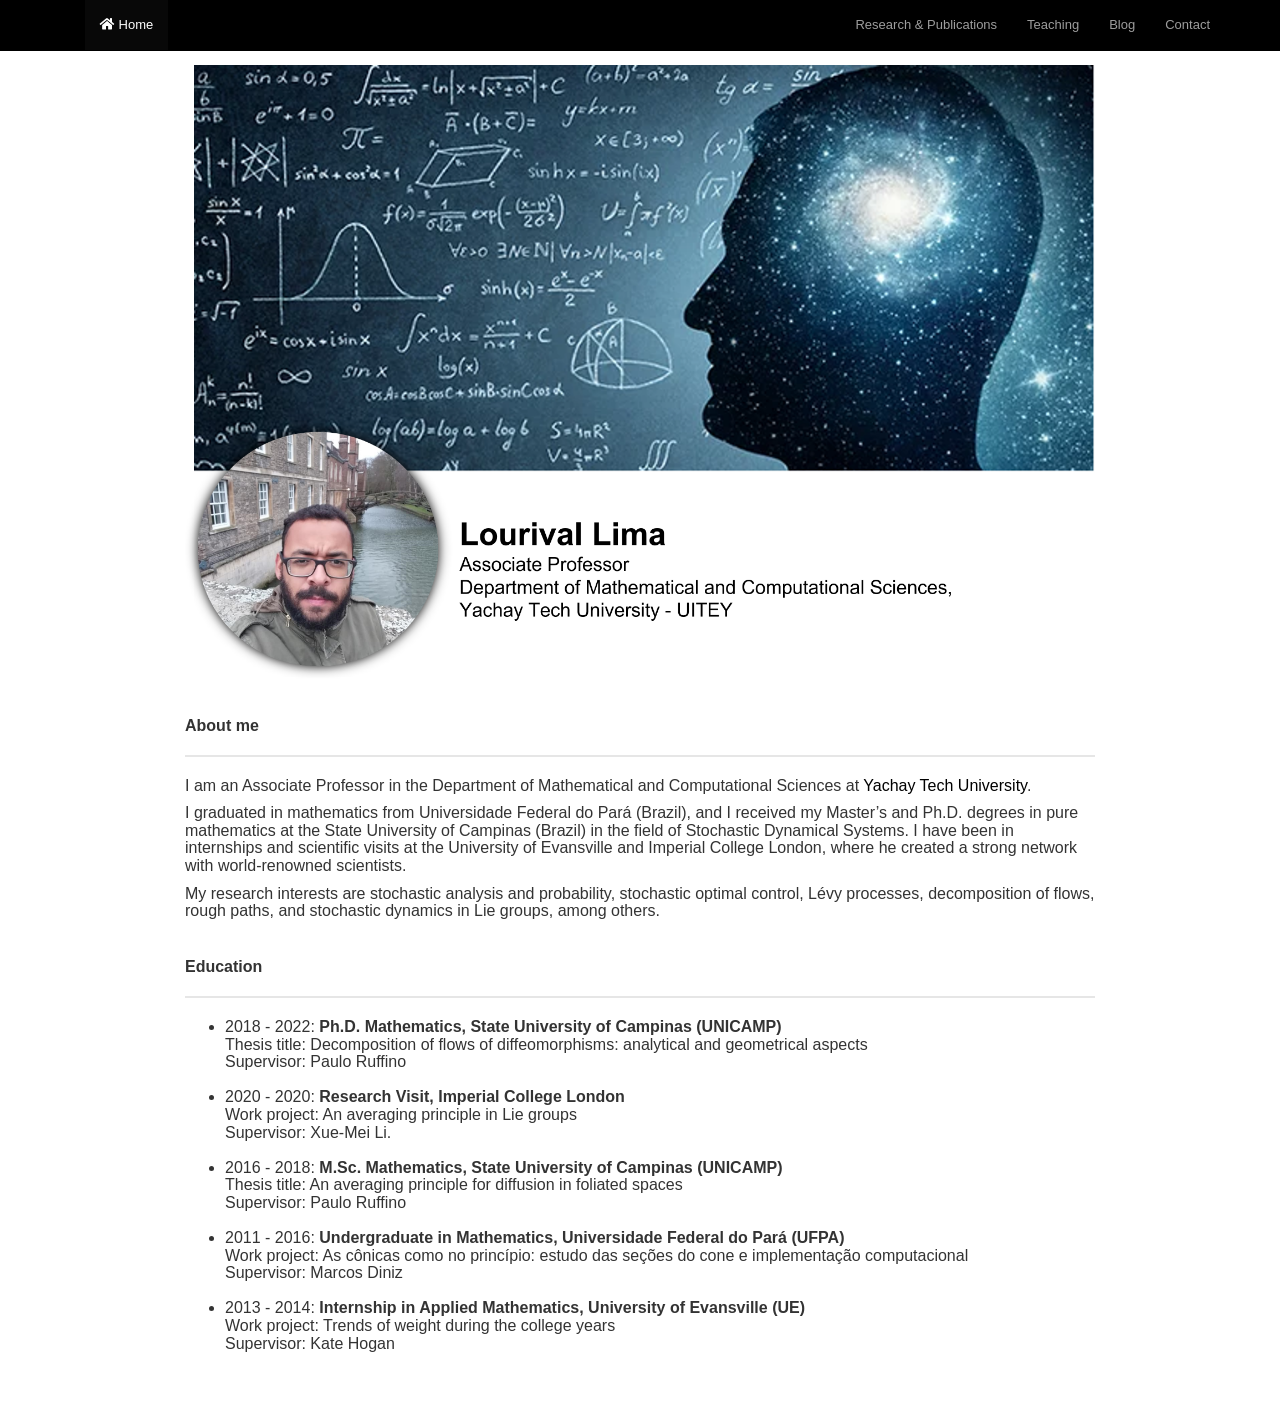
<file: index.html>
<!DOCTYPE html>

<html>

<head>

<meta charset="utf-8" />
<meta name="generator" content="pandoc" />
<meta http-equiv="X-UA-Compatible" content="IE=EDGE" />




<title>index.knit</title>

<script src="site_libs/header-attrs-2.14/header-attrs.js"></script>
<script src="site_libs/jquery-3.6.0/jquery-3.6.0.min.js"></script>
<meta name="viewport" content="width=device-width, initial-scale=1" />
<link href="site_libs/bootstrap-3.3.5/css/bootstrap.min.css" rel="stylesheet" />
<script src="site_libs/bootstrap-3.3.5/js/bootstrap.min.js"></script>
<script src="site_libs/bootstrap-3.3.5/shim/html5shiv.min.js"></script>
<script src="site_libs/bootstrap-3.3.5/shim/respond.min.js"></script>
<style>h1 {font-size: 34px;}
       h1.title {font-size: 38px;}
       h2 {font-size: 30px;}
       h3 {font-size: 24px;}
       h4 {font-size: 18px;}
       h5 {font-size: 16px;}
       h6 {font-size: 12px;}
       code {color: inherit; background-color: rgba(0, 0, 0, 0.04);}
       pre:not([class]) { background-color: white }</style>
<script src="site_libs/navigation-1.1/tabsets.js"></script>
<link href="site_libs/highlightjs-9.12.0/textmate.css" rel="stylesheet" />
<script src="site_libs/highlightjs-9.12.0/highlight.js"></script>
<link href="site_libs/font-awesome-5.1.0/css/all.css" rel="stylesheet" />
<link href="site_libs/font-awesome-5.1.0/css/v4-shims.css" rel="stylesheet" />

<style type="text/css">
  code{white-space: pre-wrap;}
  span.smallcaps{font-variant: small-caps;}
  span.underline{text-decoration: underline;}
  div.column{display: inline-block; vertical-align: top; width: 50%;}
  div.hanging-indent{margin-left: 1.5em; text-indent: -1.5em;}
  ul.task-list{list-style: none;}
    </style>

<style type="text/css">code{white-space: pre;}</style>
<script type="text/javascript">
if (window.hljs) {
  hljs.configure({languages: []});
  hljs.initHighlightingOnLoad();
  if (document.readyState && document.readyState === "complete") {
    window.setTimeout(function() { hljs.initHighlighting(); }, 0);
  }
}
</script>






<link rel="stylesheet" href="styles.css" type="text/css" />



<style type = "text/css">
.main-container {
  max-width: 940px;
  margin-left: auto;
  margin-right: auto;
}
img {
  max-width:100%;
}
.tabbed-pane {
  padding-top: 12px;
}
.html-widget {
  margin-bottom: 20px;
}
button.code-folding-btn:focus {
  outline: none;
}
summary {
  display: list-item;
}
details > summary > p:only-child {
  display: inline;
}
pre code {
  padding: 0;
}
</style>


<style type="text/css">
.dropdown-submenu {
  position: relative;
}
.dropdown-submenu>.dropdown-menu {
  top: 0;
  left: 100%;
  margin-top: -6px;
  margin-left: -1px;
  border-radius: 0 6px 6px 6px;
}
.dropdown-submenu:hover>.dropdown-menu {
  display: block;
}
.dropdown-submenu>a:after {
  display: block;
  content: " ";
  float: right;
  width: 0;
  height: 0;
  border-color: transparent;
  border-style: solid;
  border-width: 5px 0 5px 5px;
  border-left-color: #cccccc;
  margin-top: 5px;
  margin-right: -10px;
}
.dropdown-submenu:hover>a:after {
  border-left-color: #adb5bd;
}
.dropdown-submenu.pull-left {
  float: none;
}
.dropdown-submenu.pull-left>.dropdown-menu {
  left: -100%;
  margin-left: 10px;
  border-radius: 6px 0 6px 6px;
}
</style>

<script type="text/javascript">
// manage active state of menu based on current page
$(document).ready(function () {
  // active menu anchor
  href = window.location.pathname
  href = href.substr(href.lastIndexOf('/') + 1)
  if (href === "")
    href = "index.html";
  var menuAnchor = $('a[href="' + href + '"]');

  // mark it active
  menuAnchor.tab('show');

  // if it's got a parent navbar menu mark it active as well
  menuAnchor.closest('li.dropdown').addClass('active');

  // Navbar adjustments
  var navHeight = $(".navbar").first().height() + 15;
  var style = document.createElement('style');
  var pt = "padding-top: " + navHeight + "px; ";
  var mt = "margin-top: -" + navHeight + "px; ";
  var css = "";
  // offset scroll position for anchor links (for fixed navbar)
  for (var i = 1; i <= 6; i++) {
    css += ".section h" + i + "{ " + pt + mt + "}\n";
  }
  style.innerHTML = "body {" + pt + "padding-bottom: 40px; }\n" + css;
  document.head.appendChild(style);
});
</script>

<!-- tabsets -->

<style type="text/css">
.tabset-dropdown > .nav-tabs {
  display: inline-table;
  max-height: 500px;
  min-height: 44px;
  overflow-y: auto;
  border: 1px solid #ddd;
  border-radius: 4px;
}

.tabset-dropdown > .nav-tabs > li.active:before {
  content: "";
  font-family: 'Glyphicons Halflings';
  display: inline-block;
  padding: 10px;
  border-right: 1px solid #ddd;
}

.tabset-dropdown > .nav-tabs.nav-tabs-open > li.active:before {
  content: "&#xe258;";
  border: none;
}

.tabset-dropdown > .nav-tabs.nav-tabs-open:before {
  content: "";
  font-family: 'Glyphicons Halflings';
  display: inline-block;
  padding: 10px;
  border-right: 1px solid #ddd;
}

.tabset-dropdown > .nav-tabs > li.active {
  display: block;
}

.tabset-dropdown > .nav-tabs > li > a,
.tabset-dropdown > .nav-tabs > li > a:focus,
.tabset-dropdown > .nav-tabs > li > a:hover {
  border: none;
  display: inline-block;
  border-radius: 4px;
  background-color: transparent;
}

.tabset-dropdown > .nav-tabs.nav-tabs-open > li {
  display: block;
  float: none;
}

.tabset-dropdown > .nav-tabs > li {
  display: none;
}
</style>

<!-- code folding -->




</head>

<body>


<div class="container-fluid main-container">




<div class="navbar navbar-inverse  navbar-fixed-top" role="navigation">
  <div class="container">
    <div class="navbar-header">
      <button type="button" class="navbar-toggle collapsed" data-toggle="collapse" data-bs-toggle="collapse" data-target="#navbar" data-bs-target="#navbar">
        <span class="icon-bar"></span>
        <span class="icon-bar"></span>
        <span class="icon-bar"></span>
      </button>
      <a class="navbar-brand" href="index.html"></a>
    </div>
    <div id="navbar" class="navbar-collapse collapse">
      <ul class="nav navbar-nav">
        <li>
  <a href="index.html">
    <span class="fa fa-home"></span>
     
    Home
  </a>
</li>
      </ul>
      <ul class="nav navbar-nav navbar-right">
        <li>
  <a href="Research.html">Research &amp; Publications</a>
</li>
<li>
  <a href="Teaching.html">Teaching</a>
</li>
<li>
  <a href="Blog.html">Blog</a>
</li>
<li>
  <a href="Contact.html">Contact</a>
</li>
      </ul>
    </div><!--/.nav-collapse -->
  </div><!--/.container -->
</div><!--/.navbar -->

<div id="header">




</div>


<div>
<p style="text-align:center;">
<img src= "Picture/Capa_usar.png" alt="JuveYell">
</p>
</div>
<p><br />
</p>
<h5>
<strong>About me</strong>
<hr class="new1">
</hr>
<p>
<p>I am an Associate Professor in the Department of Mathematical and
Computational Sciences at <a
href="https://www.yachaytech.edu.ec/">Yachay Tech University</a>.</p>
I graduated in mathematics from Universidade Federal do Pará (Brazil),
and I received my Master’s and Ph.D. degrees in pure mathematics at the
State University of Campinas (Brazil) in the field of Stochastic
Dynamical Systems. I have been in internships and scientific visits at
the University of Evansville and Imperial College London, where he
created a strong network with world-renowned scientists.
</p>
<p>
My research interests are stochastic analysis and probability,
stochastic optimal control, Lévy processes, decomposition of flows,
rough paths, and stochastic dynamics in Lie groups, among others.
</p>
</h5>
<p><br />
</p>
<h5>
<strong>Education</strong>
<hr class="new1">
</hr>
<ul>
<li>
2018 - 2022: <strong>Ph.D. Mathematics, State University of Campinas
(UNICAMP)</strong><br />
Thesis title: Decomposition of flows of diffeomorphisms: analytical and
geometrical aspects<br />
Supervisor: Paulo Ruffino
</li>
<br />

<li>
2020 - 2020: <strong>Research Visit, Imperial College
London</strong><br />
Work project: An averaging principle in Lie groups<br />
Supervisor: Xue-Mei Li.
</li>
<br />

<li>
2016 - 2018: <strong>M.Sc. Mathematics, State University of Campinas
(UNICAMP)</strong><br />
Thesis title: An averaging principle for diffusion in foliated
spaces<br />
Supervisor: Paulo Ruffino
</li>
<br />

<li>
2011 - 2016: <strong>Undergraduate in Mathematics, Universidade Federal
do Pará (UFPA)</strong><br />
Work project: As cônicas como no princípio: estudo das seções do cone e
implementação computacional<br />
Supervisor: Marcos Diniz
</li>
<br />

<li>
2013 - 2014: <strong>Internship in Applied Mathematics, University of
Evansville (UE)</strong><br />
Work project: Trends of weight during the college years<br />
Supervisor: Kate Hogan
</li>
</ul>
</h5>




</div>

<script>

// add bootstrap table styles to pandoc tables
function bootstrapStylePandocTables() {
  $('tr.odd').parent('tbody').parent('table').addClass('table table-condensed');
}
$(document).ready(function () {
  bootstrapStylePandocTables();
});


</script>

<!-- tabsets -->

<script>
$(document).ready(function () {
  window.buildTabsets("TOC");
});

$(document).ready(function () {
  $('.tabset-dropdown > .nav-tabs > li').click(function () {
    $(this).parent().toggleClass('nav-tabs-open');
  });
});
</script>

<!-- code folding -->


<!-- dynamically load mathjax for compatibility with self-contained -->
<script>
  (function () {
    var script = document.createElement("script");
    script.type = "text/javascript";
    script.src  = "https://mathjax.rstudio.com/latest/MathJax.js?config=TeX-AMS-MML_HTMLorMML";
    document.getElementsByTagName("head")[0].appendChild(script);
  })();
</script>

</body>
</html>
</file>
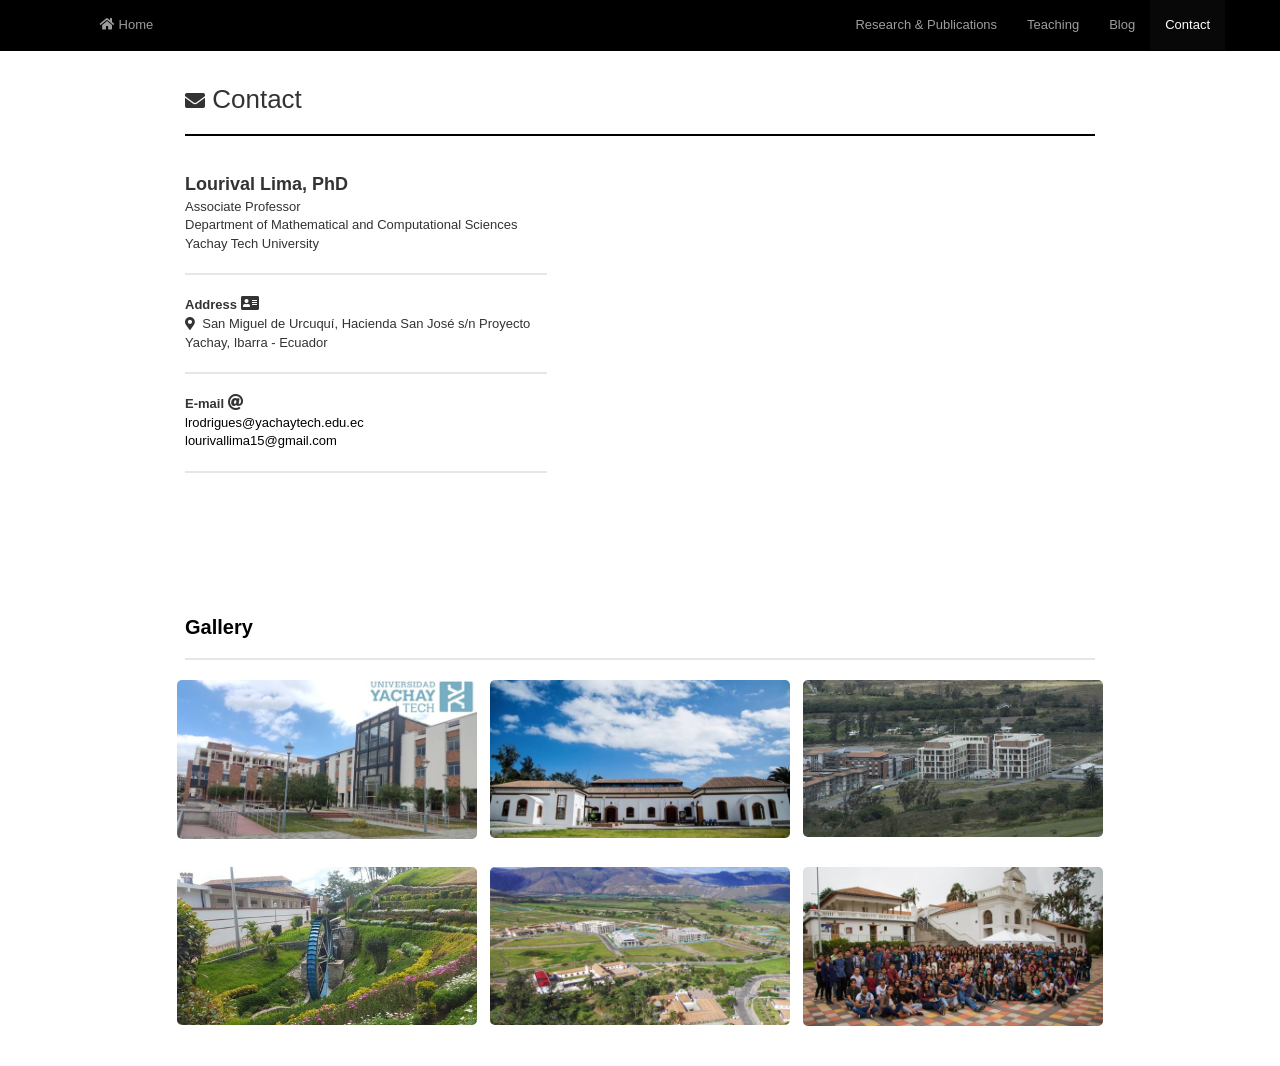
<file: Contact.html>
<!DOCTYPE html>

<html>

<head>

<meta charset="utf-8" />
<meta name="generator" content="pandoc" />
<meta http-equiv="X-UA-Compatible" content="IE=EDGE" />




<title> Contact</title>

<script src="site_libs/header-attrs-2.14/header-attrs.js"></script>
<script src="site_libs/jquery-3.6.0/jquery-3.6.0.min.js"></script>
<meta name="viewport" content="width=device-width, initial-scale=1" />
<link href="site_libs/bootstrap-3.3.5/css/bootstrap.min.css" rel="stylesheet" />
<script src="site_libs/bootstrap-3.3.5/js/bootstrap.min.js"></script>
<script src="site_libs/bootstrap-3.3.5/shim/html5shiv.min.js"></script>
<script src="site_libs/bootstrap-3.3.5/shim/respond.min.js"></script>
<style>h1 {font-size: 34px;}
       h1.title {font-size: 38px;}
       h2 {font-size: 30px;}
       h3 {font-size: 24px;}
       h4 {font-size: 18px;}
       h5 {font-size: 16px;}
       h6 {font-size: 12px;}
       code {color: inherit; background-color: rgba(0, 0, 0, 0.04);}
       pre:not([class]) { background-color: white }</style>
<script src="site_libs/navigation-1.1/tabsets.js"></script>
<link href="site_libs/highlightjs-9.12.0/textmate.css" rel="stylesheet" />
<script src="site_libs/highlightjs-9.12.0/highlight.js"></script>
<link href="site_libs/font-awesome-5.1.0/css/all.css" rel="stylesheet" />
<link href="site_libs/font-awesome-5.1.0/css/v4-shims.css" rel="stylesheet" />

<style type="text/css">
  code{white-space: pre-wrap;}
  span.smallcaps{font-variant: small-caps;}
  span.underline{text-decoration: underline;}
  div.column{display: inline-block; vertical-align: top; width: 50%;}
  div.hanging-indent{margin-left: 1.5em; text-indent: -1.5em;}
  ul.task-list{list-style: none;}
    </style>

<style type="text/css">code{white-space: pre;}</style>
<script type="text/javascript">
if (window.hljs) {
  hljs.configure({languages: []});
  hljs.initHighlightingOnLoad();
  if (document.readyState && document.readyState === "complete") {
    window.setTimeout(function() { hljs.initHighlighting(); }, 0);
  }
}
</script>






<link rel="stylesheet" href="styles.css" type="text/css" />



<style type = "text/css">
.main-container {
  max-width: 940px;
  margin-left: auto;
  margin-right: auto;
}
img {
  max-width:100%;
}
.tabbed-pane {
  padding-top: 12px;
}
.html-widget {
  margin-bottom: 20px;
}
button.code-folding-btn:focus {
  outline: none;
}
summary {
  display: list-item;
}
details > summary > p:only-child {
  display: inline;
}
pre code {
  padding: 0;
}
</style>


<style type="text/css">
.dropdown-submenu {
  position: relative;
}
.dropdown-submenu>.dropdown-menu {
  top: 0;
  left: 100%;
  margin-top: -6px;
  margin-left: -1px;
  border-radius: 0 6px 6px 6px;
}
.dropdown-submenu:hover>.dropdown-menu {
  display: block;
}
.dropdown-submenu>a:after {
  display: block;
  content: " ";
  float: right;
  width: 0;
  height: 0;
  border-color: transparent;
  border-style: solid;
  border-width: 5px 0 5px 5px;
  border-left-color: #cccccc;
  margin-top: 5px;
  margin-right: -10px;
}
.dropdown-submenu:hover>a:after {
  border-left-color: #adb5bd;
}
.dropdown-submenu.pull-left {
  float: none;
}
.dropdown-submenu.pull-left>.dropdown-menu {
  left: -100%;
  margin-left: 10px;
  border-radius: 6px 0 6px 6px;
}
</style>

<script type="text/javascript">
// manage active state of menu based on current page
$(document).ready(function () {
  // active menu anchor
  href = window.location.pathname
  href = href.substr(href.lastIndexOf('/') + 1)
  if (href === "")
    href = "index.html";
  var menuAnchor = $('a[href="' + href + '"]');

  // mark it active
  menuAnchor.tab('show');

  // if it's got a parent navbar menu mark it active as well
  menuAnchor.closest('li.dropdown').addClass('active');

  // Navbar adjustments
  var navHeight = $(".navbar").first().height() + 15;
  var style = document.createElement('style');
  var pt = "padding-top: " + navHeight + "px; ";
  var mt = "margin-top: -" + navHeight + "px; ";
  var css = "";
  // offset scroll position for anchor links (for fixed navbar)
  for (var i = 1; i <= 6; i++) {
    css += ".section h" + i + "{ " + pt + mt + "}\n";
  }
  style.innerHTML = "body {" + pt + "padding-bottom: 40px; }\n" + css;
  document.head.appendChild(style);
});
</script>

<!-- tabsets -->

<style type="text/css">
.tabset-dropdown > .nav-tabs {
  display: inline-table;
  max-height: 500px;
  min-height: 44px;
  overflow-y: auto;
  border: 1px solid #ddd;
  border-radius: 4px;
}

.tabset-dropdown > .nav-tabs > li.active:before {
  content: "";
  font-family: 'Glyphicons Halflings';
  display: inline-block;
  padding: 10px;
  border-right: 1px solid #ddd;
}

.tabset-dropdown > .nav-tabs.nav-tabs-open > li.active:before {
  content: "&#xe258;";
  border: none;
}

.tabset-dropdown > .nav-tabs.nav-tabs-open:before {
  content: "";
  font-family: 'Glyphicons Halflings';
  display: inline-block;
  padding: 10px;
  border-right: 1px solid #ddd;
}

.tabset-dropdown > .nav-tabs > li.active {
  display: block;
}

.tabset-dropdown > .nav-tabs > li > a,
.tabset-dropdown > .nav-tabs > li > a:focus,
.tabset-dropdown > .nav-tabs > li > a:hover {
  border: none;
  display: inline-block;
  border-radius: 4px;
  background-color: transparent;
}

.tabset-dropdown > .nav-tabs.nav-tabs-open > li {
  display: block;
  float: none;
}

.tabset-dropdown > .nav-tabs > li {
  display: none;
}
</style>

<!-- code folding -->




</head>

<body>


<div class="container-fluid main-container">




<div class="navbar navbar-inverse  navbar-fixed-top" role="navigation">
  <div class="container">
    <div class="navbar-header">
      <button type="button" class="navbar-toggle collapsed" data-toggle="collapse" data-bs-toggle="collapse" data-target="#navbar" data-bs-target="#navbar">
        <span class="icon-bar"></span>
        <span class="icon-bar"></span>
        <span class="icon-bar"></span>
      </button>
      <a class="navbar-brand" href="index.html"></a>
    </div>
    <div id="navbar" class="navbar-collapse collapse">
      <ul class="nav navbar-nav">
        <li>
  <a href="index.html">
    <span class="fa fa-home"></span>
     
    Home
  </a>
</li>
      </ul>
      <ul class="nav navbar-nav navbar-right">
        <li>
  <a href="Research.html">Research &amp; Publications</a>
</li>
<li>
  <a href="Teaching.html">Teaching</a>
</li>
<li>
  <a href="Blog.html">Blog</a>
</li>
<li>
  <a href="Contact.html">Contact</a>
</li>
      </ul>
    </div><!--/.nav-collapse -->
  </div><!--/.container -->
</div><!--/.navbar -->

<div id="header">



<h1 class="title toc-ignore"><i class='fas fa-envelope' style='font-size:20px'></i>
Contact</h1>

</div>


<hr class="new">
</hr>
<p class="ptitle">
 
</p>
<div class="row">
<div class="col-md-5" markdown="1">
<p><font size="+1.5"><strong>Lourival Lima, PhD</strong></font><br />
Associate Professor<br />
Department of Mathematical and Computational Sciences<br />
Yachay Tech University</p>
<hr class="new1">
</hr>
<p><strong>Address</strong>
<i class="fas fa-address-card"  style='font-size:16px'></i><br />
<i class="fas fa-map-marker-alt"></i>  San Miguel de Urcuquí, Hacienda
San José s/n Proyecto Yachay, Ibarra - Ecuador</p>
<hr class="new1">
</hr>
<p><strong>E-mail</strong>
<i class="fas fa-at" style='font-size:16px'></i><br />
<a href="mailto:lrodrigues@yachaytech.edu.ec"
class="email">lrodrigues@yachaytech.edu.ec</a><br />
<a href="mailto:lourivallima15@gmail.com"
class="email">lourivallima15@gmail.com</a></p>
<hr class="new1">
</hr>
</div>
<div class="col-md-7" markdown="1">
<iframe src="https://www.google.com/maps/embed?pb=!1m18!1m12!1m3!1d3989.7189794299657!2d-78.17781078626003!3d0.4043207639985602!2m3!1f0!2f0!3f0!3m2!1i1024!2i768!4f13.1!3m3!1m2!1s0x8e2a3a4b5d36ad37%3A0x29804a25cc7029fb!2sYachay%20Tech%20University!5e0!3m2!1spt-BR!2sec!4v1677465209329!5m2!1spt-BR!2sec" width="520" height="400" style="border:0;" allowfullscreen="" loading="lazy" referrerpolicy="no-referrer-when-downgrade"></iframe>
</div>
</div>
<p><br />
</p>
<h3>
<strong>Gallery </strong>
</h3>
<hr class="new1">
</hr>
<style>
.column-f5{
float: left;
width: 14.28%;
text-align: center;
}
.column-f2c{
float: left;
width: 33.33%;
text-align: center;
}
.row:after {
content: "";
display: table;
clear: both;
}

#myImg {
  border-radius: 5px;
  cursor: pointer;
  transition: 0.3s;
}

#myImg:hover {opacity: 0.7;}

/* The Modal (background) */
.modal {
  display: none; /* Hidden by default */
  position: fixed; /* Stay in place */
  z-index: 1; /* Sit on top */
  padding-top: 100px; /* Location of the box */
  left: 0;
  top: 0;
  width: 100%; /* Full width */
  height: 100%; /* Full height */
  overflow: auto; /* Enable scroll if needed */
  background-color: rgb(0,0,0); /* Fallback color */
  background-color: rgba(0,0,0,0.9); /* Black w/ opacity */
}

/* Modal Content (image) */
.modal-content {
  margin: auto;
  display: block;
  width: 50%;
  max-width: 700px;
}

/* Caption of Modal Image */
#caption {
  margin: auto;
  display: block;
  width: 80%;
  max-width: 700px;
  text-align: center;
  color: #ccc;
  padding: 10px 0;
  height: 150px;
}

/* Add Animation */
.modal-content, #caption {  
  -webkit-animation-name: zoom;
  -webkit-animation-duration: 0.6s;
  animation-name: zoom;
  animation-duration: 0.6s;
}

@-webkit-keyframes zoom {
  from {-webkit-transform:scale(0)} 
  to {-webkit-transform:scale(1)}
}

@keyframes zoom {
  from {transform:scale(0)} 
  to {transform:scale(1)}
}

/* The Close Button */
.close {
  position: absolute;
  top: 45px;
  right: 45px;
  color: #f1f1f1;
  font-size: 40px;
  font-weight: bold;
  transition: 0.3s;
}

.close:hover,
.close:focus {
  color: #bbb;
  text-decoration: none;
  cursor: pointer;
}

/* 100% Image Width on Smaller Screens */
@media only screen and (max-width: 700px){
  .modal-content {
    width: 100%;
  }
}
</style>
<div class="row">
<div class="column-f2c">
<img id="myImg"  class="imageClass" src="Picture/yachay4.jpg" style="width:100%;max-width:300px">
<div id="myModal" class="modal">
<span class="close">×</span> <img class="modal-content" id="img01">
<div id="caption">

</div>
</div>
</div>
<div class="column-f2c">
<img id="myImg" class="imageClass" src="Picture/yachay1.jpg" style="width:100%;max-width:300px">
<div id="myModal" class="modal">
<span class="close">×</span> <img class="modal-content" id="img0">
<div id="caption">

</div>
</div>
</div>
<div class="column-f2c">
<img id="myImg" class="imageClass" src="Picture/yachay2.jpg" style="width:100%;max-width:300px">
<div id="myModal" class="modal">
<span class="close">×</span> <img class="modal-content" id="img0">
<div id="caption">

</div>
</div>
</div>
</div>
<p><br />
</p>
<div class="row">
<div class="column-f2c">
<img id="myImg"  class="imageClass" src="Picture/yachay3.jpg" style="width:100%;max-width:300px">
<div id="myModal" class="modal">
<span class="close">×</span> <img class="modal-content" id="img01">
<div id="caption">

</div>
</div>
</div>
<div class="column-f2c">
<img id="myImg" class="imageClass" src="Picture/yachay6.png" style="width:100%;max-width:300px">
<div id="myModal" class="modal">
<span class="close">×</span> <img class="modal-content" id="img0">
<div id="caption">

</div>
</div>
</div>
<div class="column-f2c">
<img id="myImg" class="imageClass" src="Picture/yachay5.jpg" style="width:100%;max-width:300px">
<div id="myModal" class="modal">
<span class="close">×</span> <img class="modal-content" id="img0">
<div id="caption">

</div>
</div>
</div>
</div>




</div>

<script>

// add bootstrap table styles to pandoc tables
function bootstrapStylePandocTables() {
  $('tr.odd').parent('tbody').parent('table').addClass('table table-condensed');
}
$(document).ready(function () {
  bootstrapStylePandocTables();
});


</script>

<!-- tabsets -->

<script>
$(document).ready(function () {
  window.buildTabsets("TOC");
});

$(document).ready(function () {
  $('.tabset-dropdown > .nav-tabs > li').click(function () {
    $(this).parent().toggleClass('nav-tabs-open');
  });
});
</script>

<!-- code folding -->


<!-- dynamically load mathjax for compatibility with self-contained -->
<script>
  (function () {
    var script = document.createElement("script");
    script.type = "text/javascript";
    script.src  = "https://mathjax.rstudio.com/latest/MathJax.js?config=TeX-AMS-MML_HTMLorMML";
    document.getElementsByTagName("head")[0].appendChild(script);
  })();
</script>

</body>
</html>
</file>
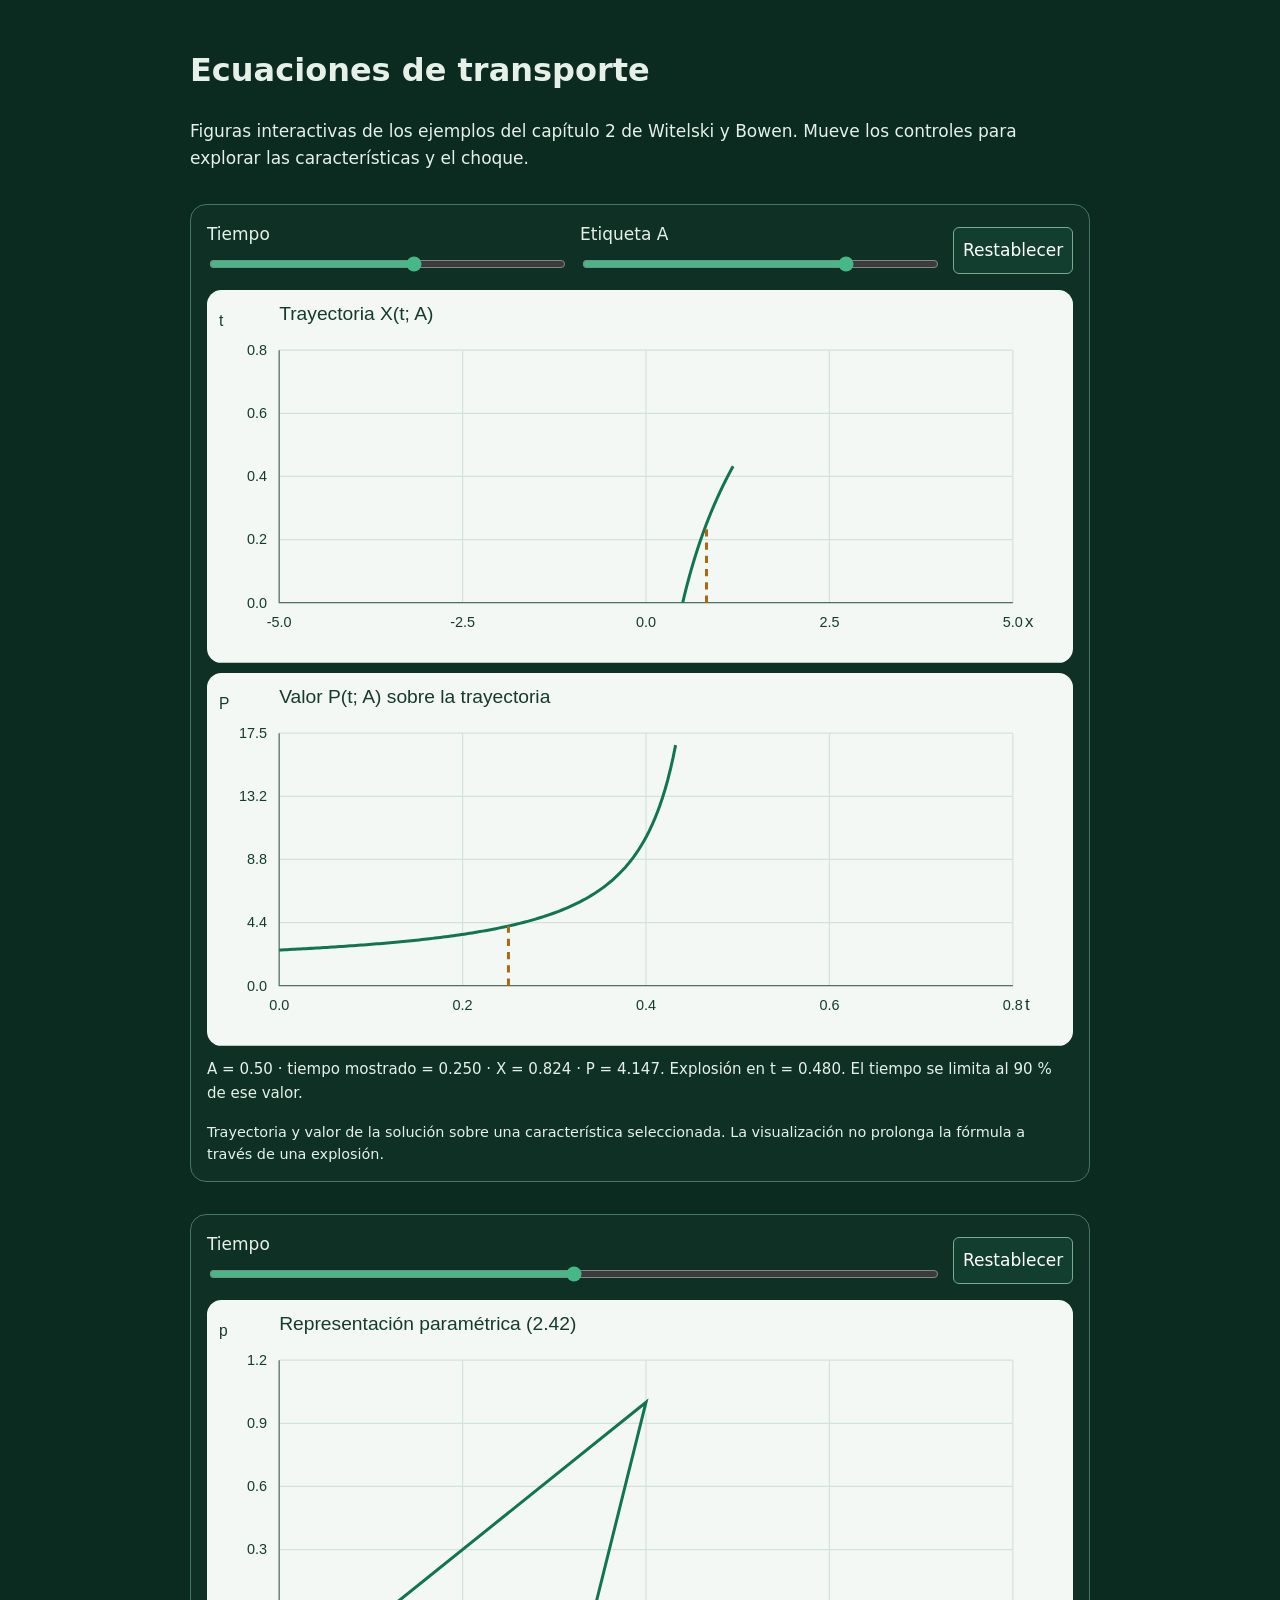
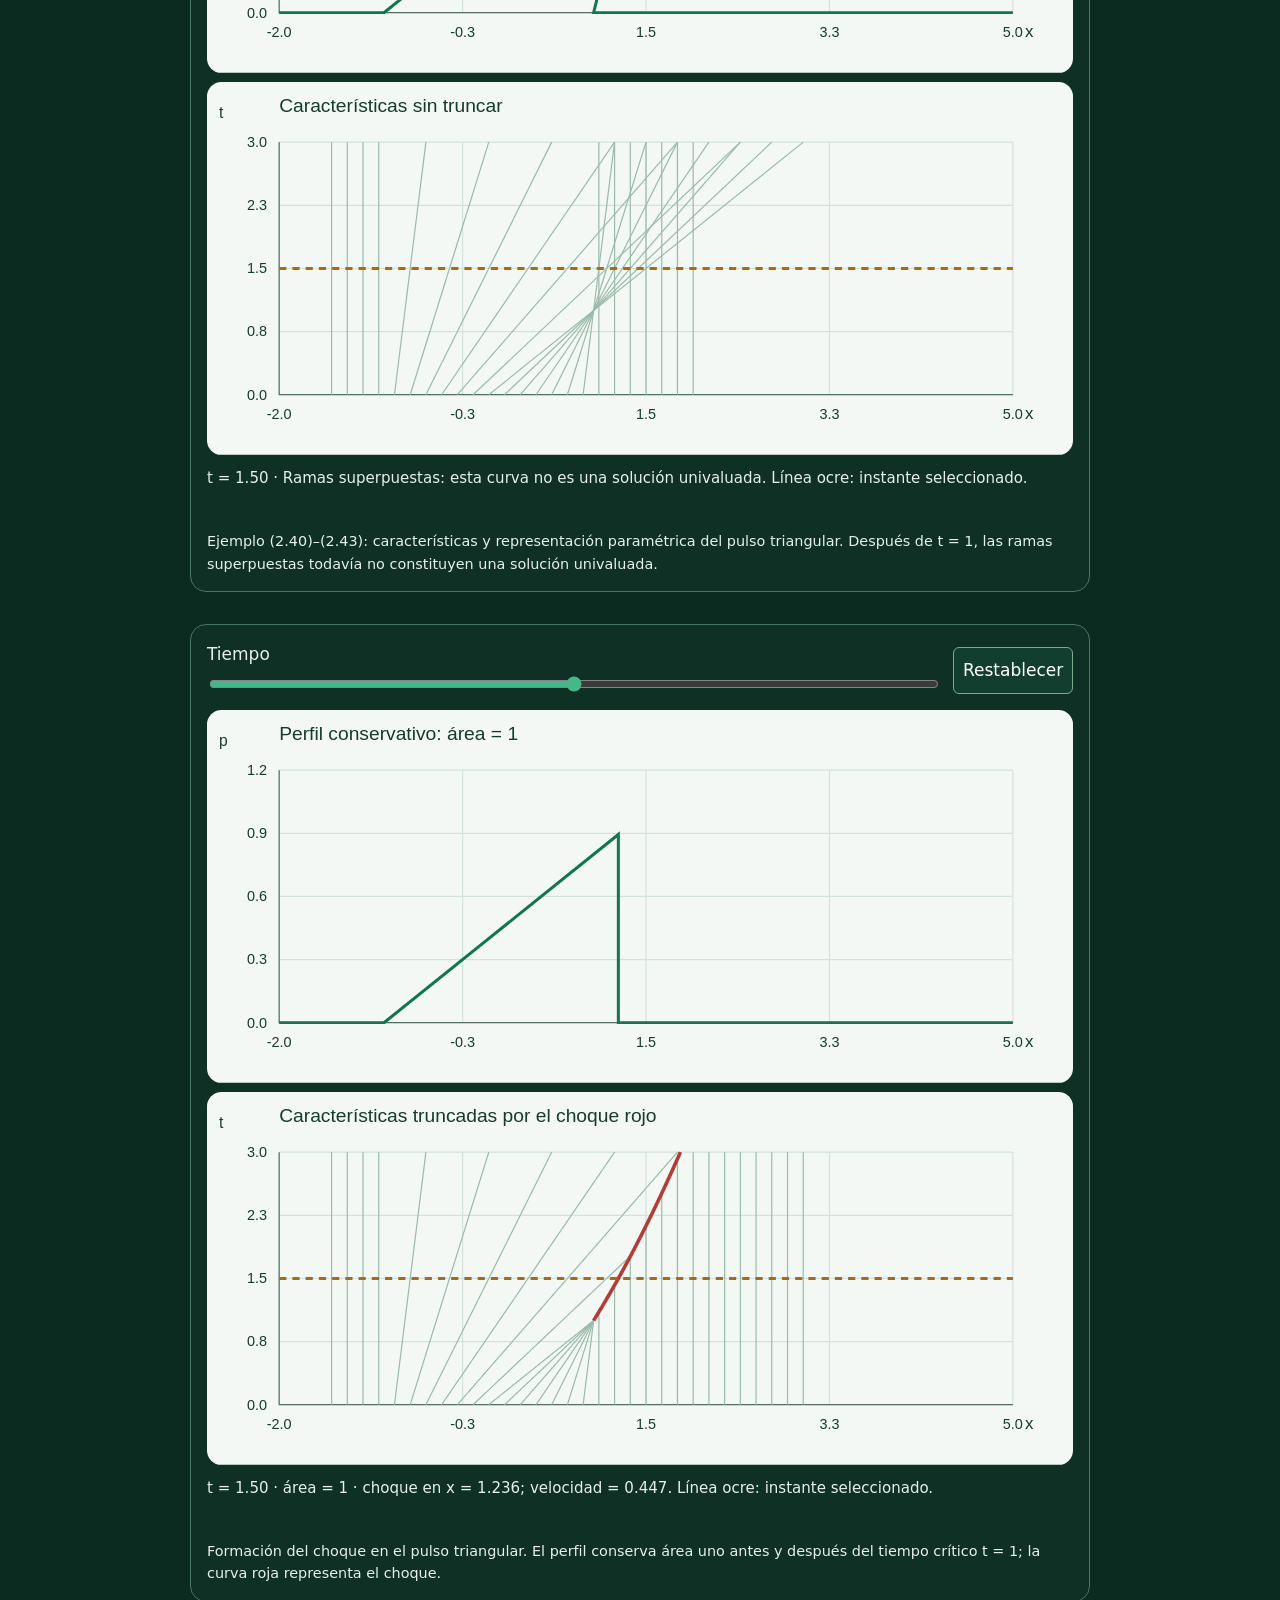
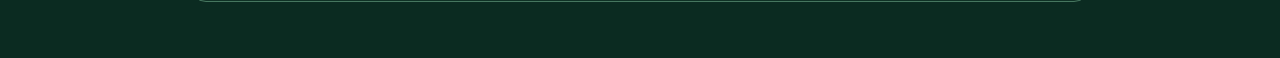
<file: PREVIA-FIGURAS.html>
<!doctype html><html lang="es"><meta charset="utf-8"><meta name="viewport" content="width=device-width,initial-scale=1"><title>Capítulo 2 · Figuras interactivas</title><style>body{background:#0b2b21;color:#e6f0e9;font:17px/1.6 system-ui;margin:0}main{max-width:900px;margin:auto;padding:24px}h1{font-size:2rem}button,input,select{font:inherit}.transport-figure{margin:2rem 0;padding:1rem;border:1px solid #46765f;border-radius:16px;background:rgba(56,110,78,.09)}
.transport-controls{display:flex;flex-wrap:wrap;gap:1rem;align-items:end;margin-bottom:1rem}.transport-controls label{display:flex;flex-direction:column;gap:.35rem;flex:1;min-width:145px}.transport-controls input{width:100%;accent-color:#44b887}.transport-controls select,.transport-controls button{padding:.55rem;border-radius:6px;background:#123e30;color:#fff;border:1px solid #7caa91}.transport-controls :focus-visible{outline:3px solid #e9b85c;outline-offset:3px}.transport-plots svg,.transport-fallback img{width:100%;height:auto;display:block;margin:.6rem 0}.transport-status{font-size:.94rem;min-height:3.5em;margin:.7rem 0}.transport-figure figcaption{font-size:.9rem;line-height:1.55}.transport-figure svg text{fill:#153b2d}@media print{.transport-controls{display:none}}
</style><main><h1>Ecuaciones de transporte</h1><p>Figuras interactivas de los ejemplos del capítulo 2 de Witelski y Bowen. Mueve los controles para explorar las características y el choque.</p><figure class="transport-figure"><div data-transport="characteristic"></div><figcaption>Trayectoria y valor de la solución sobre una característica seleccionada. La visualización no prolonga la fórmula a través de una explosión.</figcaption></figure><figure class="transport-figure"><div data-transport="breaking"></div><figcaption>Ejemplo (2.40)–(2.43): características y representación paramétrica del pulso triangular. Después de t = 1, las ramas superpuestas todavía no constituyen una solución univaluada.</figcaption></figure><figure class="transport-figure"><div data-transport="shock"></div><figcaption>Formación del choque en el pulso triangular. El perfil conserva área uno antes y después del tiempo crítico t = 1; la curva roja representa el choque.</figcaption></figure></main><script>(function(){
'use strict';

const defaults={characteristic:{t:0.25,a:0.5},breaking:{t:1.5},shock:{t:1.5}};
const xs=t=>Math.sqrt(2*(1+t))-1;
function chars(a,t){return {x:a*Math.exp(2*t),p:1/(1/(2+Math.sin(a))-a/2*(Math.exp(2*t)-1))};}
function shockProfile(t){if(t<1)return [[-2,0],[-1,0],[t,1],[1,0],[5,0]];return [[-2,0],[-1,0],[xs(t),Math.sqrt(2/(1+t))],[xs(t),0],[5,0]];}
function timeLimit(a){return a>0?Math.min(.8,.45*Math.log(1+2/(a*(2+Math.sin(a))))):.8;}
function shockArrival(a){if(a<=-1)return Infinity;if(a<0)return 2/(1+a)**2-1;if(a<=1)return 1;return (1+a)**2/2-1;}
function shockCharacteristic(a){const end=Math.min(3,shockArrival(a));return Array.from({length:121},(_,i)=>{let t=end*i/120;return [a+t*Math.max(1-Math.abs(a),0),t];});}
const esc=s=>String(s).replace(/&/g,'&amp;').replace(/</g,'&lt;');
let serial=0;
function plot(curves,{xmin=-5,xmax=5,ymin=-1.5,ymax=1.5,xlabel='x',ylabel='valor',title='' }={}){
 const clipId=`transport-clip-${++serial}`;
 let X=x=>60+(x-xmin)/(xmax-xmin)*610,Y=y=>260-(y-ymin)/(ymax-ymin)*210;
 let s=`<svg xmlns="http://www.w3.org/2000/svg" viewBox="0 0 720 310" role="img" aria-label="${esc(title)}"><rect width="720" height="310" rx="12" fill="#f3f8f5"/><text x="60" y="25" font-size="16" fill="#123d30" font-family="sans-serif">${esc(title)}</text><defs><clipPath id="${clipId}"><rect x="59" y="49" width="612" height="212"/></clipPath></defs>`;
 for(let i=0;i<=4;i++){let y=ymin+(ymax-ymin)*i/4,x=xmin+(xmax-xmin)*i/4;s+=`<path d="M60 ${Y(y)}H670 M${X(x)} 50V260" stroke="#d4e3da"/><text x="50" y="${Y(y)+4}" text-anchor="end" font-size="12" font-family="sans-serif">${y.toFixed(1)}</text><text x="${X(x)}" y="280" text-anchor="middle" font-size="12" font-family="sans-serif">${x.toFixed(1)}</text>`;}
 s+='<path d="M60 50V260H670" fill="none" stroke="#547062"/>';
 for(const c of curves){let pts=c.points??Array.from({length:501},(_,i)=>{let x=xmin+(xmax-xmin)*i/500;return[x,c.fn(x)]});let d=pts.filter(p=>p.every(Number.isFinite)).map((p,i)=>(i?'L':'M')+X(p[0]).toFixed(2)+' '+Y(p[1]).toFixed(2)).join(' ');s+=`<path d="${d}" fill="none" stroke="${c.color??'#117452'}" stroke-width="${c.width??2.5}" ${c.dash?'stroke-dasharray="6 5"':''} clip-path="url(#${clipId})"/>`;}
 return s+`<text x="680" y="280" font-size="14" font-family="sans-serif">${xlabel}</text><text x="10" y="30" font-size="13" font-family="sans-serif">${ylabel}</text></svg>`;
}
function render(kind,v){let t=+v.t,info='',svgs=[];
 if(kind==='characteristic'){let a=+v.a,tb=a>0?.5*Math.log(1+2/(a*(2+Math.sin(a)))):Infinity,end=timeLimit(a),now=Math.min(t,end),z=chars(a,now);const sampled=(f)=>Array.from({length:151},(_,i)=>{let u=end*i/150;return f(u);});svgs=[plot([{points:sampled(u=>[chars(a,u).x,u])},{points:[[z.x,0],[z.x,now]],color:'#ab6a12',dash:true}],{xmin:-5,xmax:5,ymin:0,ymax:.8,title:'Trayectoria X(t; A)',ylabel:'t'}),plot([{points:sampled(u=>[u,chars(a,u).p])},{points:[[now,0],[now,z.p]],color:'#ab6a12',dash:true}],{xmin:0,xmax:.8,ymin:0,ymax:Math.max(4,chars(a,end).p*1.05),xlabel:'t',ylabel:'P',title:'Valor P(t; A) sobre la trayectoria'})];info=`A = ${a.toFixed(2)} · tiempo mostrado = ${now.toFixed(3)} · X = ${z.x.toFixed(3)} · P = ${z.p.toFixed(3)}. ${a>0?'Explosión en t = '+tb.toFixed(3)+'. El tiempo se limita al 90 % de ese valor.':'No hay explosión para t ≥ 0 en esta característica.'}`;}
 if(kind==='breaking'){let curves=[];for(let a=-1.5;a<=2.01;a+=.15)curves.push({points:[[a,0],[a+3*Math.max(1-Math.abs(a),0),3]],color:'#9abaaa',width:1});curves.push({points:[[-2,t],[5,t]],color:'#ab6a12',dash:true});svgs=[plot([{points:[[-2,0],[-1,0],[t,1],[1,0],[5,0]]}],{xmin:-2,xmax:5,ymin:0,ymax:1.2,title:'Representación paramétrica (2.42)',ylabel:'p'}),plot(curves,{xmin:-2,xmax:5,ymin:0,ymax:3,title:'Características sin truncar',ylabel:'t'})];info=`t = ${t.toFixed(2)} · ${t<1?'Perfil univaluado antes del cruce.':t===1?'Primer cruce: x = 1, t = 1.':'Ramas superpuestas: esta curva no es una solución univaluada.'} Línea ocre: instante seleccionado.`;}
 if(kind==='shock'){let curves=[];for(let a=-1.5;a<=3.01;a+=.15){let points=shockCharacteristic(a);curves.push({points,color:'#9abaaa',width:1});}curves.push({points:Array.from({length:101},(_,i)=>{let u=1+i*.02;return[xs(u),u];}),color:'#b33c38',width:3});curves.push({points:[[-2,t],[5,t]],color:'#ab6a12',dash:true});svgs=[plot([{points:shockProfile(t)}],{xmin:-2,xmax:5,ymin:0,ymax:1.2,title:'Perfil conservativo: área = 1',ylabel:'p'}),plot(curves,{xmin:-2,xmax:5,ymin:0,ymax:3,title:'Características truncadas por el choque rojo',ylabel:'t'})];info=`t = ${t.toFixed(2)} · área = 1 · ${t<1?'compresión antes del choque': 'choque en x = '+xs(t).toFixed(3)+'; velocidad = '+(1/Math.sqrt(2*(1+t))).toFixed(3)}. Línea ocre: instante seleccionado.`;}
 return {html:svgs.join(''),svgs,info};
}
function mount(el){let kind=el.dataset.transport,values={...defaults[kind]},controls=`<label>Tiempo <input type="range" data-key="t" min="0" max="${kind==='characteristic'?.8:3}" step="0.001" value="${values.t}"></label>`;
 if(kind==='characteristic')controls+='<label>Etiqueta A <input type="range" data-key="a" min="-1" max="1" step="0.05" value="0.5"></label>';
 el.innerHTML=`<div class="transport-controls">${controls}<button type="button">Restablecer</button></div><div class="transport-plots"></div><p class="transport-status" aria-live="polite"></p>`;
 const update=()=>{if(kind==='characteristic'){const limit=Math.floor(timeLimit(+values.a)*1000)/1000;values.t=Math.min(+values.t,limit);el.querySelectorAll('[data-key]').forEach(x=>{if(x.dataset.key==='t'){x.max=String(limit);x.value=values.t;}});}let r=render(kind,values);el.querySelector('.transport-plots').innerHTML=r.html;el.querySelector('.transport-status').textContent=r.info;};
 el.querySelectorAll('[data-key]').forEach(x=>x.addEventListener('input',()=>{values[x.dataset.key]=x.value;update();}));el.querySelector('button').addEventListener('click',()=>{values={...defaults[kind]};el.querySelectorAll('[data-key]').forEach(x=>x.value=values[x.dataset.key]);update();});update();
}
if(typeof document!=='undefined')document.querySelectorAll('[data-transport]').forEach(mount);
if(typeof module!=='undefined')module.exports={render,defaults,chars,xs,shockProfile,shockArrival,shockCharacteristic,timeLimit,mount};
})();
</script></html>
</file>
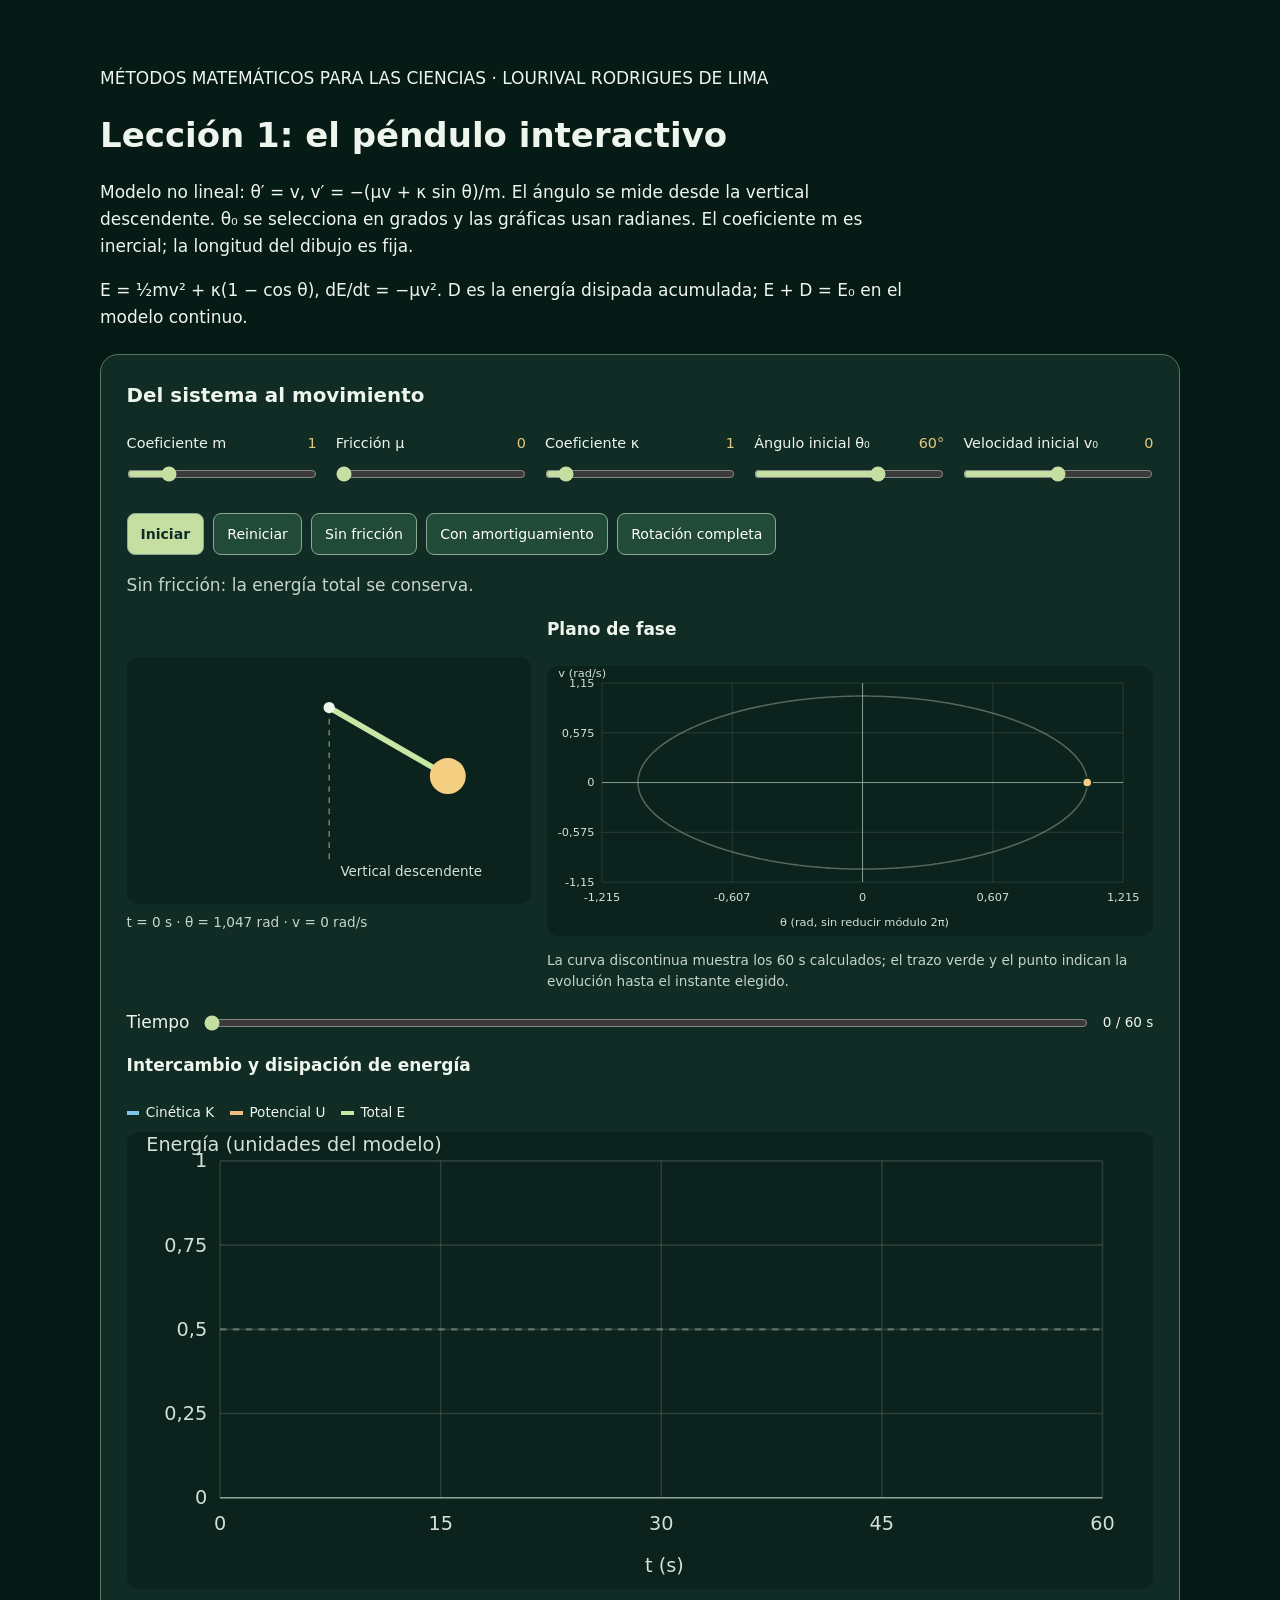
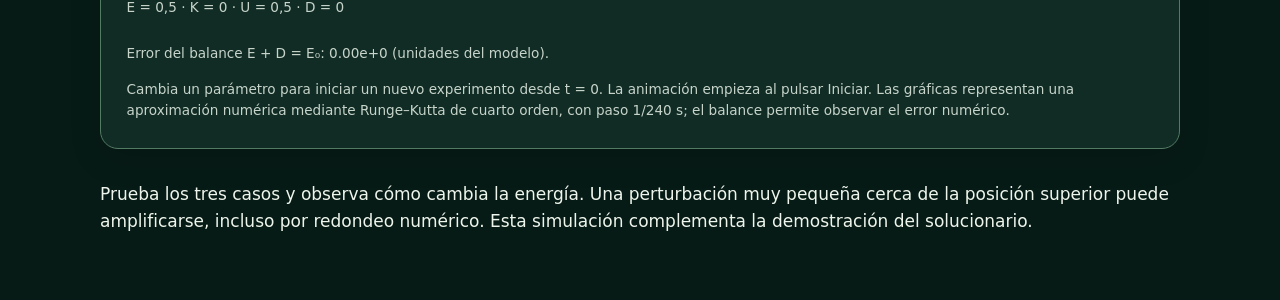
<file: PREVIA-PENDULO.html>
<!doctype html><html lang="es"><head><meta charset="utf-8"><meta name="viewport" content="width=device-width,initial-scale=1"><title>Lección 1 · Péndulo interactivo</title><style>body{margin:0;background:#071b16;color:#eef5ec;font:17px/1.6 system-ui,sans-serif}main{max-width:1080px;margin:auto;padding:clamp(1rem,4vw,3rem)}h1{line-height:1.2}header p{max-width:75ch}.lesson-intro {border-left:3px solid #b8d6a5;padding:.8rem 1.2rem;margin:1.4rem 0;background:rgba(184,214,165,.07)}
.lesson-nav {display:flex;gap:.65rem;flex-wrap:wrap;margin:1rem 0 2rem}
.lesson-simulator {--sim-ink:#eef5ec;--sim-muted:#c7d4ca;--sim-grid:rgba(210,231,215,.14);background:#102c25;color:var(--sim-ink);border:1px solid #537b64;border-radius:18px;padding:clamp(.9rem,3vw,1.6rem);margin:1.4rem 0 2rem;box-shadow:0 10px 32px #0002}
.lesson-simulator h3,.lesson-simulator h4 {color:var(--sim-ink);margin-top:0}
.lesson-simulator p,.lesson-simulator small {color:var(--sim-muted)}
.sim-interactive {display:none}.sim-ready .sim-interactive {display:block}.sim-ready .sim-fallback {display:none}
.sim-controls {display:grid;grid-template-columns:repeat(auto-fit,minmax(155px,1fr));gap:.8rem 1.2rem;margin:1.2rem 0}
.sim-controls label {display:block;font-size:.9rem}.sim-controls output {float:right;color:#e2c77e;font-variant-numeric:tabular-nums}
.sim-controls input {display:block;width:100%;accent-color:#c5dfa3;margin:.7rem 0}
.sim-actions {display:flex;flex-wrap:wrap;gap:.6rem;margin:1rem 0}
.lesson-simulator button {border:1px solid #89aa91;background:#214a39;color:#fff;border-radius:8px;padding:.55rem .8rem;font:inherit;font-size:.88rem;cursor:pointer}
.lesson-simulator button:hover {background:#356249}.lesson-simulator button[data-play] {background:#c5dfa3;color:#102c25;font-weight:700}
.lesson-simulator :focus-visible {outline:3px solid #efd58e;outline-offset:4px}
.sim-main {display:grid;grid-template-columns:minmax(0,.8fr) minmax(0,1.2fr);gap:1rem;align-items:center}
.sim-main svg,.sim-chart {width:100%;height:auto;display:block;background:#0c221d;border-radius:12px}
.lesson-simulator svg text {font:12px system-ui,sans-serif;fill:#d3e0d5}.sim-values {font-size:.85rem;font-variant-numeric:tabular-nums;min-height:2.4em;margin:.5rem 0}
.sim-legend {display:flex;flex-wrap:wrap;gap:1rem;font-size:.85rem;margin:.5rem 0}.sim-legend span:before {content:'';display:inline-block;width:.8rem;height:.2rem;margin-right:.4rem;vertical-align:middle;background:var(--legend)}
.sim-chart path {fill:none;stroke-width:2;stroke-linejoin:round}.sim-grid {stroke:var(--sim-grid);stroke-width:1}.sim-axis {stroke:#8ba394;stroke-width:1}.sim-reference {stroke:#9bad9e;stroke-width:1.5!important;stroke-dasharray:4 4;opacity:.5}.sim-phase {stroke:#c7e8a5}.sim-current {fill:#f4cf81;stroke:#102c25;stroke-width:2}.sim-kinetic {stroke:#80c5e8}.sim-potential {stroke:#efbd80}.sim-total {stroke:#c7e8a5;stroke-width:3!important}
.sim-seek {display:flex;align-items:center;gap:.8rem;margin:1rem 0}.sim-seek input {flex:1;min-width:0;accent-color:#c5dfa3}.sim-seek output {white-space:nowrap;font-size:.85rem}
.sim-help {font-size:.85rem;margin-bottom:0}.lesson-source-note {font-size:.9rem}
@media(max-width:650px){.sim-main{grid-template-columns:1fr}.sim-main>div:first-child{max-width:360px;justify-self:center;width:100%}.sim-seek{flex-wrap:wrap}}
@media print{.sim-interactive{display:none!important}.sim-fallback{display:block!important}.lesson-simulator{background:white;color:#102c25;box-shadow:none}.lesson-simulator p,.lesson-simulator h3{color:#102c25}.lesson-nav{display:none}}
</style></head><body><main><header><p>MÉTODOS MATEMÁTICOS PARA LAS CIENCIAS · LOURIVAL RODRIGUES DE LIMA</p><h1>Lección 1: el péndulo interactivo</h1><p>Modelo no lineal: θ′ = v, v′ = −(μv + κ sin θ)/m. El ángulo se mide desde la vertical descendente. θ₀ se selecciona en grados y las gráficas usan radianes. El coeficiente m es inercial; la longitud del dibujo es fija.</p><p>E = ½mv² + κ(1 − cos θ), dE/dt = −μv². D es la energía disipada acumulada; E + D = E₀ en el modelo continuo.</p></header>
<section class="lesson-simulator" data-pendulum-lesson aria-label="Simulador del péndulo no lineal">
<h3>Del sistema al movimiento</h3>
<div class="sim-fallback">
<p>El péndulo oscila alrededor de la vertical descendente. Sin fricción, E es constante; con fricción, dE/dt = −μv². Activa JavaScript para modificar los parámetros, observar el movimiento y explorar las gráficas.</p>
<svg viewBox="0 0 360 220" role="img" aria-label="Péndulo inclinado respecto de la vertical descendente"><line x1="180" y1="35" x2="180" y2="190" stroke="#8ba394" stroke-dasharray="5 5"/><line x1="180" y1="35" x2="277" y2="105" stroke="#c7e8a5" stroke-width="5"/><circle cx="277" cy="105" r="15" fill="#f4cf81"/><circle cx="180" cy="35" r="5" fill="#eef5ec"/><text x="195" y="85">θ</text></svg>
</div>
<div class="sim-interactive">
<div class="sim-controls">
<label>Coeficiente m <output data-output="m"></output><input data-param="m" aria-label="Coeficiente inercial m" type="range" min="0.25" max="4" step="0.25" value="1"></label>
<label>Fricción μ <output data-output="mu"></output><input data-param="mu" aria-label="Fricción mu" type="range" min="0" max="3" step="0.05" value="0"></label>
<label>Coeficiente κ <output data-output="kappa"></output><input data-param="kappa" aria-label="Coeficiente kappa" type="range" min="0.25" max="10" step="0.25" value="1"></label>
<label>Ángulo inicial θ₀ <output data-output="theta"></output><input data-param="theta" aria-label="Ángulo inicial en grados" type="range" min="-180" max="180" step="1" value="60"></label>
<label>Velocidad inicial v₀ <output data-output="v"></output><input data-param="v" aria-label="Velocidad angular inicial en radianes por segundo" type="range" min="-6" max="6" step="0.1" value="0"></label>
</div>
<div class="sim-actions"><button type="button" data-play aria-pressed="false">Iniciar</button><button type="button" data-reset>Reiniciar</button><button type="button" data-preset="ideal">Sin fricción</button><button type="button" data-preset="damped">Con amortiguamiento</button><button type="button" data-preset="rotation">Rotación completa</button></div>
<p data-status role="status" aria-live="polite"></p>
<div class="sim-main">
<div><svg viewBox="0 0 360 220" role="img" aria-label="Posición del péndulo en el instante seleccionado"><line x1="180" y1="45" x2="180" y2="185" stroke="#8ba394" stroke-dasharray="5 5"/><line data-rod x1="180" y1="45" x2="180" y2="167" stroke="#c7e8a5" stroke-width="5"/><circle data-bob cx="180" cy="167" r="16" fill="#f4cf81"/><circle cx="180" cy="45" r="5" fill="#eef5ec"/><text x="190" y="195">Vertical descendente</text></svg><p class="sim-values" data-values></p></div>
<div><h4>Plano de fase</h4><svg class="sim-chart" data-phase viewBox="0 0 640 285" role="img" aria-label="Trayectoria en el plano de fase theta, velocidad angular"></svg><p class="sim-help">La curva discontinua muestra los 60 s calculados; el trazo verde y el punto indican la evolución hasta el instante elegido.</p></div>
</div>
<label class="sim-seek">Tiempo <input data-seek type="range" min="0" max="60" step="0.0333333333" value="0" aria-label="Recorrer el tiempo de la simulación"><output data-time></output></label>
<h4>Intercambio y disipación de energía</h4>
<div class="sim-legend"><span style="--legend:#80c5e8">Cinética K</span><span style="--legend:#efbd80">Potencial U</span><span style="--legend:#c7e8a5">Total E</span></div>
<svg class="sim-chart" data-energy viewBox="0 0 640 285" role="img" aria-label="Energías cinética, potencial y total en función del tiempo"></svg>
<p class="sim-values" data-energy-values></p>
<p class="sim-help" data-error></p>
<p class="sim-help">Cambia un parámetro para iniciar un nuevo experimento desde t = 0. La animación empieza al pulsar Iniciar. Las gráficas representan una aproximación numérica mediante Runge–Kutta de cuarto orden, con paso 1/240 s; el balance permite observar el error numérico.</p>
</div>
</section>
<p>Prueba los tres casos y observa cómo cambia la energía. Una perturbación muy pequeña cerca de la posición superior puede amplificarse, incluso por redondeo numérico. Esta simulación complementa la demostración del solucionario.</p></main><script>/* Nonlinear pendulum for Lección 1. No external dependencies. */
(function () {
  'use strict';
  const H = 1 / 240, DURATION = 60;
  function field(s, p) { return [s[1], -(p.mu * s[1] + p.kappa * Math.sin(s[0])) / p.m, p.mu * s[1] * s[1]]; }
  function step(s, p, h = H) {
    const a = field(s, p), b = field(s.map((v, i) => v + h * a[i] / 2), p);
    const c = field(s.map((v, i) => v + h * b[i] / 2), p), d = field(s.map((v, i) => v + h * c[i]), p);
    return s.map((v, i) => v + h * (a[i] + 2 * b[i] + 2 * c[i] + d[i]) / 6);
  }
  function energy(s, p) { return p.m * s[1] ** 2 / 2 + p.kappa * (1 - Math.cos(s[0])); }
  function simulate(p, seconds = DURATION) {
    const points = [], start = [p.theta, p.v, 0], e0 = energy(start, p);
    let s = start;
    for (let i = 0; i <= Math.round(seconds / H); i++) {
      if (i % 8 === 0) points.push({ t: i * H, theta: s[0], v: s[1], loss: s[2], e: energy(s, p), k: p.m * s[1] ** 2 / 2 });
      if (i < Math.round(seconds / H)) s = step(s, p);
    }
    return { points, e0 };
  }
  const api = { field, step, energy, simulate, H, DURATION };
  if (typeof module !== 'undefined' && module.exports) module.exports = api;
  if (typeof document === 'undefined') return;
  const root = document.querySelector('[data-pendulum-lesson]');
  if (!root) return;
  const inputs = [...root.querySelectorAll('[data-param]')];
  const q = s => root.querySelector(s), fmt = n => Number(n).toLocaleString('es', { maximumFractionDigits: 3 });
  const play = q('[data-play]'), seek = q('[data-seek]'), status = q('[data-status]');
  let data, p, time = 0, running = false, previous = null, frame = null;
  function stop() {
    running = false; previous = null;
    if (frame !== null) cancelAnimationFrame(frame);
    frame = null; play.textContent = 'Iniciar'; play.setAttribute('aria-pressed', 'false');
  }
  const line = (x1, y1, x2, y2, cls = '') => `<line x1="${x1}" y1="${y1}" x2="${x2}" y2="${y2}" class="${cls}"/>`;
  function plot(el, series, bounds, labels, cursor) {
    const [xmin, xmax, ymin, ymax] = bounds, left = 58, top = 18, width = 550, height = 210;
    const sx = x => left + (x - xmin) / (xmax - xmin) * width;
    const sy = y => top + height - (y - ymin) / (ymax - ymin) * height;
    let html = '';
    for (let i = 0; i <= 4; i++) {
      const x = xmin + (xmax - xmin) * i / 4, y = ymin + (ymax - ymin) * i / 4;
      html += line(sx(x), top, sx(x), top + height, 'sim-grid');
      html += line(left, sy(y), left + width, sy(y), 'sim-grid');
      html += `<text x="${sx(x)}" y="248" text-anchor="middle">${fmt(x)}</text><text x="50" y="${sy(y) + 4}" text-anchor="end">${fmt(y)}</text>`;
    }
    if (xmin < 0 && xmax > 0) html += line(sx(0), top, sx(0), top + height, 'sim-axis');
    if (ymin <= 0 && ymax >= 0) html += line(left, sy(0), left + width, sy(0), 'sim-axis');
    for (const s of series) {
      const path = s.points.map((v, i) => `${i ? 'L' : 'M'}${sx(v[0]).toFixed(2)},${sy(v[1]).toFixed(2)}`).join(' ');
      html += `<path d="${path}" class="${s.cls}"/>`;
    }
    if (cursor) html += `<circle cx="${sx(cursor[0])}" cy="${sy(cursor[1])}" r="5" class="sim-current"/>`;
    html += `<text x="335" y="274" text-anchor="middle">${labels[0]}</text><text x="12" y="12">${labels[1]}</text>`;
    el.innerHTML = html;
  }
  function render() {
    const points = data.points, index = Math.min(points.length - 1, Math.round(time * 30)), s = points[index];
    const x = 180 + 122 * Math.sin(s.theta), y = 45 + 122 * Math.cos(s.theta);
    q('[data-bob]').setAttribute('cx', x); q('[data-bob]').setAttribute('cy', y);
    q('[data-rod]').setAttribute('x2', x); q('[data-rod]').setAttribute('y2', y);
    q('[data-values]').textContent = `t = ${fmt(s.t)} s · θ = ${fmt(s.theta)} rad · v = ${fmt(s.v)} rad/s`;
    q('[data-energy-values]').textContent = `E = ${fmt(s.e)} · K = ${fmt(s.k)} · U = ${fmt(s.e - s.k)} · D = ${fmt(s.loss)}`;
    q('[data-error]').textContent = `Error del balance E + D = E₀: ${Math.abs(s.e + s.loss - data.e0).toExponential(2)} (unidades del modelo).`;
    seek.value = s.t;
    q('[data-time]').textContent = `${fmt(s.t)} / 60 s`;
    const thetas = points.map(a => a.theta), velocities = points.map(a => a.v);
    const lo = Math.min(-0.5, ...thetas), hi = Math.max(0.5, ...thetas), vmax = Math.max(0.5, ...velocities.map(Math.abs));
    const margin = Math.max(0.1, (hi - lo) * 0.08);
    plot(q('[data-phase]'), [
      { points: points.map(a => [a.theta, a.v]), cls: 'sim-reference' },
      { points: points.slice(0, index + 1).map(a => [a.theta, a.v]), cls: 'sim-phase' }
    ], [lo - margin, hi + margin, -vmax * 1.15, vmax * 1.15], ['θ (rad, sin reducir módulo 2π)', 'v (rad/s)'], [s.theta, s.v]);
    plot(q('[data-energy]'), [
      { points: [[0, data.e0], [60, data.e0]], cls: 'sim-reference' },
      { points: points.slice(0, index + 1).map(a => [a.t, a.k]), cls: 'sim-kinetic' },
      { points: points.slice(0, index + 1).map(a => [a.t, a.e - a.k]), cls: 'sim-potential' },
      { points: points.slice(0, index + 1).map(a => [a.t, a.e]), cls: 'sim-total' }
    ], [0, 60, 0, Math.max(1, data.e0 * 1.12)], ['t (s)', 'Energía (unidades del modelo)']);
  }
  function reset() {
    stop(); time = 0; p = {};
    for (const input of inputs) {
      const key = input.dataset.param, value = Number(input.value);
      p[key] = key === 'theta' ? value * Math.PI / 180 : value;
      q(`[data-output="${key}"]`).textContent = fmt(value) + (key === 'theta' ? '°' : '');
    }
    data = simulate(p);
    status.textContent = p.mu === 0 ? 'Sin fricción: la energía total se conserva.' : 'Con fricción: dE/dt = −μv² ≤ 0; la energía se disipa.';
    render();
  }
  function tick(stamp) {
    if (!running) return;
    if (previous !== null) time = Math.min(60, time + Math.min(0.1, (stamp - previous) / 1000));
    previous = stamp; render();
    if (time >= 60) { stop(); status.textContent = 'Simulación finalizada. Puedes recorrer el tiempo o reiniciar.'; }
    else frame = requestAnimationFrame(tick);
  }
  for (const input of inputs) input.addEventListener('input', reset);
  play.addEventListener('click', () => {
    if (running) { stop(); return; }
    if (time >= 60) time = 0;
    running = true; previous = null; play.textContent = 'Pausar'; play.setAttribute('aria-pressed', 'true'); frame = requestAnimationFrame(tick);
  });
  q('[data-reset]').addEventListener('click', reset);
  seek.addEventListener('input', () => { stop(); time = Number(seek.value); render(); });
  for (const button of root.querySelectorAll('[data-preset]')) button.addEventListener('click', () => {
    const presets = { ideal: [1, 0, 1, 60, 0], damped: [1, 0.35, 1, 60, 0], rotation: [1, 0, 1, 0, 2.5] };
    inputs.forEach((input, i) => { input.value = presets[button.dataset.preset][i]; }); reset();
  });
  document.addEventListener('visibilitychange', () => { if (document.hidden) stop(); });
  reset(); root.classList.add('sim-ready');
})();
</script></body></html>
</file>
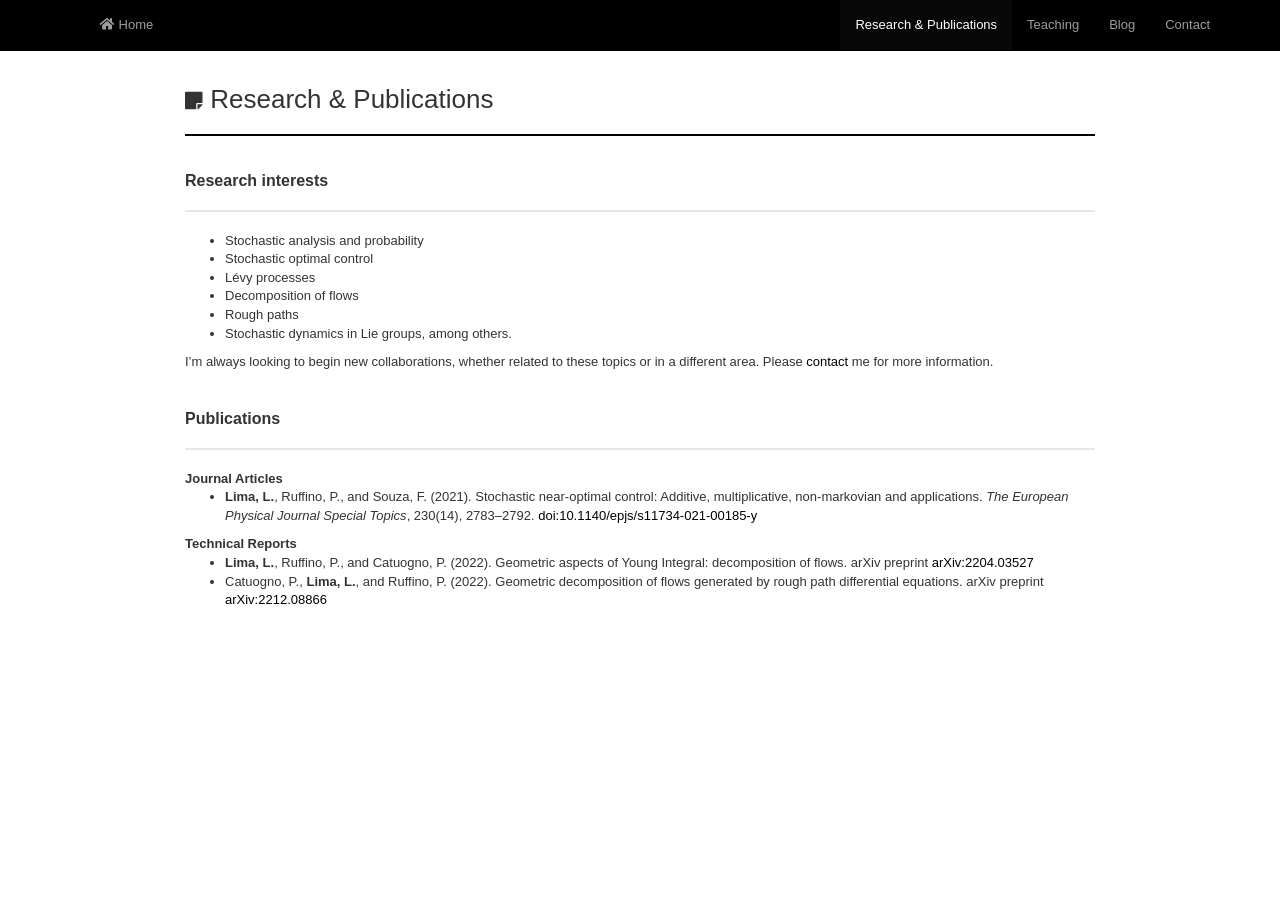
<file: Research.html>
<!DOCTYPE html>

<html>

<head>

<meta charset="utf-8" />
<meta name="generator" content="pandoc" />
<meta http-equiv="X-UA-Compatible" content="IE=EDGE" />




<title> Research &amp; Publications</title>

<script src="site_libs/header-attrs-2.14/header-attrs.js"></script>
<script src="site_libs/jquery-3.6.0/jquery-3.6.0.min.js"></script>
<meta name="viewport" content="width=device-width, initial-scale=1" />
<link href="site_libs/bootstrap-3.3.5/css/bootstrap.min.css" rel="stylesheet" />
<script src="site_libs/bootstrap-3.3.5/js/bootstrap.min.js"></script>
<script src="site_libs/bootstrap-3.3.5/shim/html5shiv.min.js"></script>
<script src="site_libs/bootstrap-3.3.5/shim/respond.min.js"></script>
<style>h1 {font-size: 34px;}
       h1.title {font-size: 38px;}
       h2 {font-size: 30px;}
       h3 {font-size: 24px;}
       h4 {font-size: 18px;}
       h5 {font-size: 16px;}
       h6 {font-size: 12px;}
       code {color: inherit; background-color: rgba(0, 0, 0, 0.04);}
       pre:not([class]) { background-color: white }</style>
<script src="site_libs/navigation-1.1/tabsets.js"></script>
<link href="site_libs/highlightjs-9.12.0/textmate.css" rel="stylesheet" />
<script src="site_libs/highlightjs-9.12.0/highlight.js"></script>
<link href="site_libs/font-awesome-5.1.0/css/all.css" rel="stylesheet" />
<link href="site_libs/font-awesome-5.1.0/css/v4-shims.css" rel="stylesheet" />

<style type="text/css">
  code{white-space: pre-wrap;}
  span.smallcaps{font-variant: small-caps;}
  span.underline{text-decoration: underline;}
  div.column{display: inline-block; vertical-align: top; width: 50%;}
  div.hanging-indent{margin-left: 1.5em; text-indent: -1.5em;}
  ul.task-list{list-style: none;}
    </style>

<style type="text/css">code{white-space: pre;}</style>
<script type="text/javascript">
if (window.hljs) {
  hljs.configure({languages: []});
  hljs.initHighlightingOnLoad();
  if (document.readyState && document.readyState === "complete") {
    window.setTimeout(function() { hljs.initHighlighting(); }, 0);
  }
}
</script>






<link rel="stylesheet" href="styles.css" type="text/css" />



<style type = "text/css">
.main-container {
  max-width: 940px;
  margin-left: auto;
  margin-right: auto;
}
img {
  max-width:100%;
}
.tabbed-pane {
  padding-top: 12px;
}
.html-widget {
  margin-bottom: 20px;
}
button.code-folding-btn:focus {
  outline: none;
}
summary {
  display: list-item;
}
details > summary > p:only-child {
  display: inline;
}
pre code {
  padding: 0;
}
</style>


<style type="text/css">
.dropdown-submenu {
  position: relative;
}
.dropdown-submenu>.dropdown-menu {
  top: 0;
  left: 100%;
  margin-top: -6px;
  margin-left: -1px;
  border-radius: 0 6px 6px 6px;
}
.dropdown-submenu:hover>.dropdown-menu {
  display: block;
}
.dropdown-submenu>a:after {
  display: block;
  content: " ";
  float: right;
  width: 0;
  height: 0;
  border-color: transparent;
  border-style: solid;
  border-width: 5px 0 5px 5px;
  border-left-color: #cccccc;
  margin-top: 5px;
  margin-right: -10px;
}
.dropdown-submenu:hover>a:after {
  border-left-color: #adb5bd;
}
.dropdown-submenu.pull-left {
  float: none;
}
.dropdown-submenu.pull-left>.dropdown-menu {
  left: -100%;
  margin-left: 10px;
  border-radius: 6px 0 6px 6px;
}
</style>

<script type="text/javascript">
// manage active state of menu based on current page
$(document).ready(function () {
  // active menu anchor
  href = window.location.pathname
  href = href.substr(href.lastIndexOf('/') + 1)
  if (href === "")
    href = "index.html";
  var menuAnchor = $('a[href="' + href + '"]');

  // mark it active
  menuAnchor.tab('show');

  // if it's got a parent navbar menu mark it active as well
  menuAnchor.closest('li.dropdown').addClass('active');

  // Navbar adjustments
  var navHeight = $(".navbar").first().height() + 15;
  var style = document.createElement('style');
  var pt = "padding-top: " + navHeight + "px; ";
  var mt = "margin-top: -" + navHeight + "px; ";
  var css = "";
  // offset scroll position for anchor links (for fixed navbar)
  for (var i = 1; i <= 6; i++) {
    css += ".section h" + i + "{ " + pt + mt + "}\n";
  }
  style.innerHTML = "body {" + pt + "padding-bottom: 40px; }\n" + css;
  document.head.appendChild(style);
});
</script>

<!-- tabsets -->

<style type="text/css">
.tabset-dropdown > .nav-tabs {
  display: inline-table;
  max-height: 500px;
  min-height: 44px;
  overflow-y: auto;
  border: 1px solid #ddd;
  border-radius: 4px;
}

.tabset-dropdown > .nav-tabs > li.active:before {
  content: "";
  font-family: 'Glyphicons Halflings';
  display: inline-block;
  padding: 10px;
  border-right: 1px solid #ddd;
}

.tabset-dropdown > .nav-tabs.nav-tabs-open > li.active:before {
  content: "&#xe258;";
  border: none;
}

.tabset-dropdown > .nav-tabs.nav-tabs-open:before {
  content: "";
  font-family: 'Glyphicons Halflings';
  display: inline-block;
  padding: 10px;
  border-right: 1px solid #ddd;
}

.tabset-dropdown > .nav-tabs > li.active {
  display: block;
}

.tabset-dropdown > .nav-tabs > li > a,
.tabset-dropdown > .nav-tabs > li > a:focus,
.tabset-dropdown > .nav-tabs > li > a:hover {
  border: none;
  display: inline-block;
  border-radius: 4px;
  background-color: transparent;
}

.tabset-dropdown > .nav-tabs.nav-tabs-open > li {
  display: block;
  float: none;
}

.tabset-dropdown > .nav-tabs > li {
  display: none;
}
</style>

<!-- code folding -->




</head>

<body>


<div class="container-fluid main-container">




<div class="navbar navbar-inverse  navbar-fixed-top" role="navigation">
  <div class="container">
    <div class="navbar-header">
      <button type="button" class="navbar-toggle collapsed" data-toggle="collapse" data-bs-toggle="collapse" data-target="#navbar" data-bs-target="#navbar">
        <span class="icon-bar"></span>
        <span class="icon-bar"></span>
        <span class="icon-bar"></span>
      </button>
      <a class="navbar-brand" href="index.html"></a>
    </div>
    <div id="navbar" class="navbar-collapse collapse">
      <ul class="nav navbar-nav">
        <li>
  <a href="index.html">
    <span class="fa fa-home"></span>
     
    Home
  </a>
</li>
      </ul>
      <ul class="nav navbar-nav navbar-right">
        <li>
  <a href="Research.html">Research &amp; Publications</a>
</li>
<li>
  <a href="Teaching.html">Teaching</a>
</li>
<li>
  <a href="Blog.html">Blog</a>
</li>
<li>
  <a href="Contact.html">Contact</a>
</li>
      </ul>
    </div><!--/.nav-collapse -->
  </div><!--/.container -->
</div><!--/.navbar -->

<div id="header">



<h1 class="title toc-ignore"><i class='fas fa-sticky-note' style='font-size:20px'></i>
Research &amp; Publications</h1>

</div>


<hr class="new">
</hr>
<p class="ptitle">
 
</p>
<body>
<h5>
<strong>Research interests</strong>
</h5>
<hr class="new1">
</hr>
<ul>
<li>
Stochastic analysis and probability
</li>
<li>
Stochastic optimal control
</li>
<li>
Lévy processes
</li>
<li>
Decomposition of flows
</li>
<li>
Rough paths
</li>
<li>
Stochastic dynamics in Lie groups, among others.
</li>
</ul>
<p>
I’m always looking to begin new collaborations, whether related to these
topics or in a different area. Please <a href="Contact.html">contact</a>
me for more information.
</p>
<p><br />
</p>
<h5>
<strong>Publications</strong>
</h5>
<hr class="new1">
</hr>
<strong>Journal Articles</strong>
<ul>
<li>
<strong>Lima, L.</strong>, Ruffino, P., and Souza, F. (2021). Stochastic
near-optimal control: Additive, multiplicative, non-markovian and
applications. <em>The European Physical Journal Special Topics</em>,
230(14), 2783–2792. <a
href="https://doi.org/10.1140/epjs/s11734-021-00185-y">doi:10.1140/epjs/s11734-021-00185-y</a>
</li>
</ul>
<strong>Technical Reports</strong>
<ul>
<li>
<strong>Lima, L.</strong>, Ruffino, P., and Catuogno, P. (2022).
Geometric aspects of Young Integral: decomposition of flows. arXiv
preprint <a
href="https://doi.org/10.48550/arXiv.2204.03527">arXiv:2204.03527</a>
</li>
<li>
Catuogno, P., <strong>Lima, L.</strong>, and Ruffino, P. (2022).
Geometric decomposition of flows generated by rough path differential
equations. arXiv preprint <a
href="https://doi.org/10.48550/arXiv.2212.08866">arXiv:2212.08866</a>
</li>
</ul>
</body>




</div>

<script>

// add bootstrap table styles to pandoc tables
function bootstrapStylePandocTables() {
  $('tr.odd').parent('tbody').parent('table').addClass('table table-condensed');
}
$(document).ready(function () {
  bootstrapStylePandocTables();
});


</script>

<!-- tabsets -->

<script>
$(document).ready(function () {
  window.buildTabsets("TOC");
});

$(document).ready(function () {
  $('.tabset-dropdown > .nav-tabs > li').click(function () {
    $(this).parent().toggleClass('nav-tabs-open');
  });
});
</script>

<!-- code folding -->


<!-- dynamically load mathjax for compatibility with self-contained -->
<script>
  (function () {
    var script = document.createElement("script");
    script.type = "text/javascript";
    script.src  = "https://mathjax.rstudio.com/latest/MathJax.js?config=TeX-AMS-MML_HTMLorMML";
    document.getElementsByTagName("head")[0].appendChild(script);
  })();
</script>

</body>
</html>
</file>
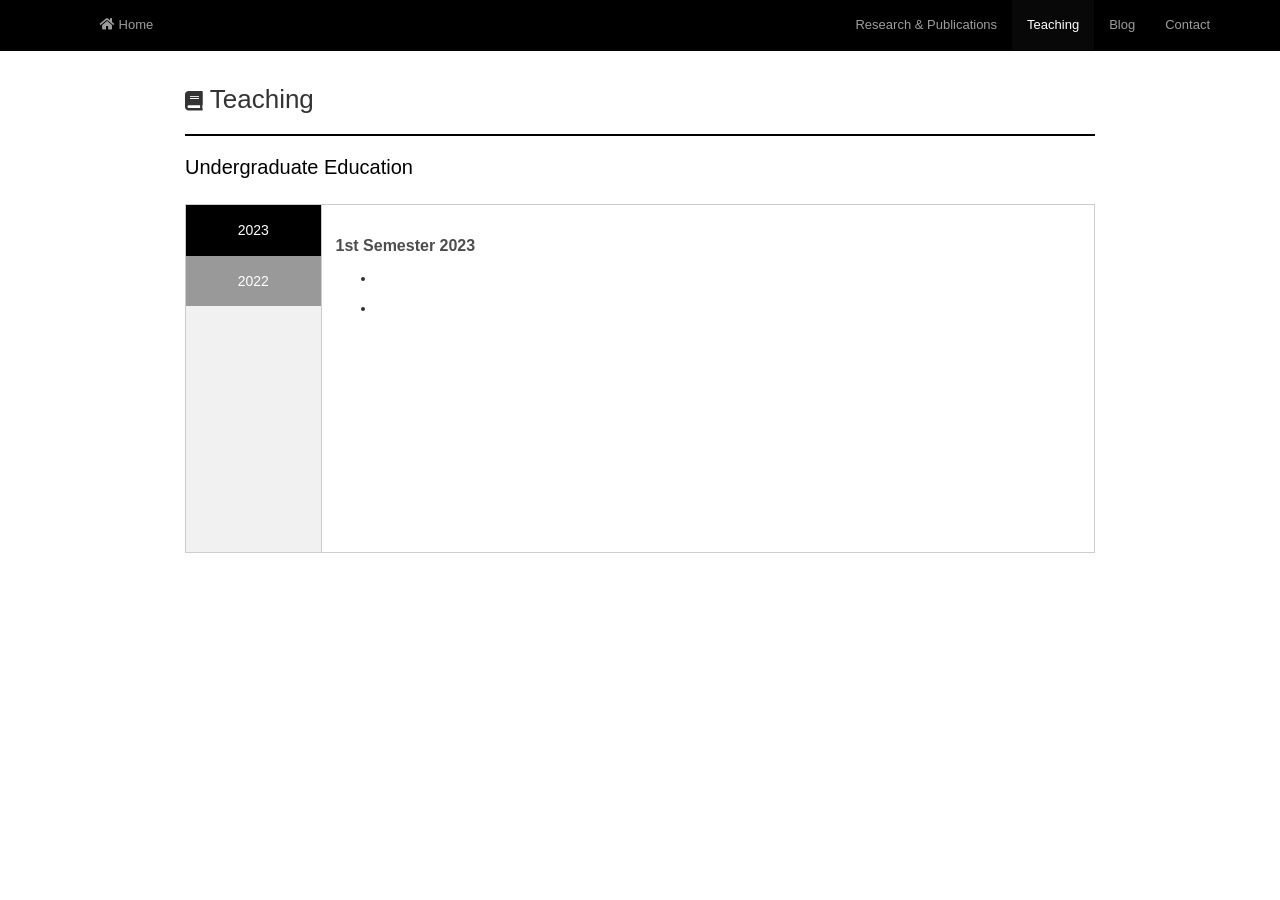
<file: Teaching.html>
<!DOCTYPE html>

<html>

<head>

<meta charset="utf-8" />
<meta name="generator" content="pandoc" />
<meta http-equiv="X-UA-Compatible" content="IE=EDGE" />




<title> Teaching</title>

<script src="site_libs/header-attrs-2.14/header-attrs.js"></script>
<script src="site_libs/jquery-3.6.0/jquery-3.6.0.min.js"></script>
<meta name="viewport" content="width=device-width, initial-scale=1" />
<link href="site_libs/bootstrap-3.3.5/css/bootstrap.min.css" rel="stylesheet" />
<script src="site_libs/bootstrap-3.3.5/js/bootstrap.min.js"></script>
<script src="site_libs/bootstrap-3.3.5/shim/html5shiv.min.js"></script>
<script src="site_libs/bootstrap-3.3.5/shim/respond.min.js"></script>
<style>h1 {font-size: 34px;}
       h1.title {font-size: 38px;}
       h2 {font-size: 30px;}
       h3 {font-size: 24px;}
       h4 {font-size: 18px;}
       h5 {font-size: 16px;}
       h6 {font-size: 12px;}
       code {color: inherit; background-color: rgba(0, 0, 0, 0.04);}
       pre:not([class]) { background-color: white }</style>
<script src="site_libs/navigation-1.1/tabsets.js"></script>
<link href="site_libs/highlightjs-9.12.0/textmate.css" rel="stylesheet" />
<script src="site_libs/highlightjs-9.12.0/highlight.js"></script>
<link href="site_libs/font-awesome-5.1.0/css/all.css" rel="stylesheet" />
<link href="site_libs/font-awesome-5.1.0/css/v4-shims.css" rel="stylesheet" />

<style type="text/css">
  code{white-space: pre-wrap;}
  span.smallcaps{font-variant: small-caps;}
  span.underline{text-decoration: underline;}
  div.column{display: inline-block; vertical-align: top; width: 50%;}
  div.hanging-indent{margin-left: 1.5em; text-indent: -1.5em;}
  ul.task-list{list-style: none;}
    </style>

<style type="text/css">code{white-space: pre;}</style>
<script type="text/javascript">
if (window.hljs) {
  hljs.configure({languages: []});
  hljs.initHighlightingOnLoad();
  if (document.readyState && document.readyState === "complete") {
    window.setTimeout(function() { hljs.initHighlighting(); }, 0);
  }
}
</script>






<link rel="stylesheet" href="styles.css" type="text/css" />



<style type = "text/css">
.main-container {
  max-width: 940px;
  margin-left: auto;
  margin-right: auto;
}
img {
  max-width:100%;
}
.tabbed-pane {
  padding-top: 12px;
}
.html-widget {
  margin-bottom: 20px;
}
button.code-folding-btn:focus {
  outline: none;
}
summary {
  display: list-item;
}
details > summary > p:only-child {
  display: inline;
}
pre code {
  padding: 0;
}
</style>


<style type="text/css">
.dropdown-submenu {
  position: relative;
}
.dropdown-submenu>.dropdown-menu {
  top: 0;
  left: 100%;
  margin-top: -6px;
  margin-left: -1px;
  border-radius: 0 6px 6px 6px;
}
.dropdown-submenu:hover>.dropdown-menu {
  display: block;
}
.dropdown-submenu>a:after {
  display: block;
  content: " ";
  float: right;
  width: 0;
  height: 0;
  border-color: transparent;
  border-style: solid;
  border-width: 5px 0 5px 5px;
  border-left-color: #cccccc;
  margin-top: 5px;
  margin-right: -10px;
}
.dropdown-submenu:hover>a:after {
  border-left-color: #adb5bd;
}
.dropdown-submenu.pull-left {
  float: none;
}
.dropdown-submenu.pull-left>.dropdown-menu {
  left: -100%;
  margin-left: 10px;
  border-radius: 6px 0 6px 6px;
}
</style>

<script type="text/javascript">
// manage active state of menu based on current page
$(document).ready(function () {
  // active menu anchor
  href = window.location.pathname
  href = href.substr(href.lastIndexOf('/') + 1)
  if (href === "")
    href = "index.html";
  var menuAnchor = $('a[href="' + href + '"]');

  // mark it active
  menuAnchor.tab('show');

  // if it's got a parent navbar menu mark it active as well
  menuAnchor.closest('li.dropdown').addClass('active');

  // Navbar adjustments
  var navHeight = $(".navbar").first().height() + 15;
  var style = document.createElement('style');
  var pt = "padding-top: " + navHeight + "px; ";
  var mt = "margin-top: -" + navHeight + "px; ";
  var css = "";
  // offset scroll position for anchor links (for fixed navbar)
  for (var i = 1; i <= 6; i++) {
    css += ".section h" + i + "{ " + pt + mt + "}\n";
  }
  style.innerHTML = "body {" + pt + "padding-bottom: 40px; }\n" + css;
  document.head.appendChild(style);
});
</script>

<!-- tabsets -->

<style type="text/css">
.tabset-dropdown > .nav-tabs {
  display: inline-table;
  max-height: 500px;
  min-height: 44px;
  overflow-y: auto;
  border: 1px solid #ddd;
  border-radius: 4px;
}

.tabset-dropdown > .nav-tabs > li.active:before {
  content: "";
  font-family: 'Glyphicons Halflings';
  display: inline-block;
  padding: 10px;
  border-right: 1px solid #ddd;
}

.tabset-dropdown > .nav-tabs.nav-tabs-open > li.active:before {
  content: "&#xe258;";
  border: none;
}

.tabset-dropdown > .nav-tabs.nav-tabs-open:before {
  content: "";
  font-family: 'Glyphicons Halflings';
  display: inline-block;
  padding: 10px;
  border-right: 1px solid #ddd;
}

.tabset-dropdown > .nav-tabs > li.active {
  display: block;
}

.tabset-dropdown > .nav-tabs > li > a,
.tabset-dropdown > .nav-tabs > li > a:focus,
.tabset-dropdown > .nav-tabs > li > a:hover {
  border: none;
  display: inline-block;
  border-radius: 4px;
  background-color: transparent;
}

.tabset-dropdown > .nav-tabs.nav-tabs-open > li {
  display: block;
  float: none;
}

.tabset-dropdown > .nav-tabs > li {
  display: none;
}
</style>

<!-- code folding -->




</head>

<body>


<div class="container-fluid main-container">




<div class="navbar navbar-inverse  navbar-fixed-top" role="navigation">
  <div class="container">
    <div class="navbar-header">
      <button type="button" class="navbar-toggle collapsed" data-toggle="collapse" data-bs-toggle="collapse" data-target="#navbar" data-bs-target="#navbar">
        <span class="icon-bar"></span>
        <span class="icon-bar"></span>
        <span class="icon-bar"></span>
      </button>
      <a class="navbar-brand" href="index.html"></a>
    </div>
    <div id="navbar" class="navbar-collapse collapse">
      <ul class="nav navbar-nav">
        <li>
  <a href="index.html">
    <span class="fa fa-home"></span>
     
    Home
  </a>
</li>
      </ul>
      <ul class="nav navbar-nav navbar-right">
        <li>
  <a href="Research.html">Research &amp; Publications</a>
</li>
<li>
  <a href="Teaching.html">Teaching</a>
</li>
<li>
  <a href="Blog.html">Blog</a>
</li>
<li>
  <a href="Contact.html">Contact</a>
</li>
      </ul>
    </div><!--/.nav-collapse -->
  </div><!--/.container -->
</div><!--/.navbar -->

<div id="header">



<h1 class="title toc-ignore"><i class='fas fa-book' style='font-size:20px'></i>
Teaching</h1>

</div>


<style>
h3a { /* Header 3*/
    font-size: 16px;
    color: #4d4d4d;
}

/* Style the tab */
.tab {
  float: left;
  border: 1px solid #ccc;
  background-color: #f1f1f1;
  width: 15%;
  height: 349px;
}

/* Style the buttons inside the tab */
.tab button {
  display: block;
  background-color: #999999;
  color: white;
  padding: 15.33px 8px;
  width: 100%;
  border: none;
  outline: none;
  text-align: center;
  cursor: pointer;
  transition: 0.3s;
  font-size: 14px;
  font-style: normal;
}

/* Change background color of buttons on hover */
.tab button:hover {
  background-color: #777;
}

/* Create an active/current "tab button" class */
.tab button.active {
  background-color: black;
}

/* Style the tab content */
.tabcontent {
  float: left;
  padding: 0px 14px;
  border: 1px solid #ccc;
  width: 85%;
  border-left: none;
  height: 349px;
  font-size: 14px;
  font-style: normal;
}
</style>
<hr class="new">
</hr>
<div id="undergraduate-education" class="section level3">
<h3>Undergraduate Education</h3>
<p class="ptitle">
 
</p>
<div class="tab">
<p><button class="tablinks" onclick="openE(event, '2023')" id="defaultOpen">2023</button>
<button class="tablinks" onclick="openE(event, '2022')" >2022</button></p>
</div>
<div id="2023" class="tabcontent">
<p></br></p>
<h3a><strong>1st Semester 2023</strong></h3a>
<p>
<ul>
<li><p></br></p></li>
<li><p></br></p></li>
</ul>
</div>
<div id="2022" class="tabcontent">
<p></br></p>
<h3a> <strong>2nd Semester 2022</strong> </h3a>
<p>
<ul>
<li><p>Linear Algebra </br></p></li>
<li><p>Fundamentals of Mathematics </br></p></li>
</ul>
</div>
<script>
function openE(evt, cityName) {
  var i, tabcontent, tablinks;
  tabcontent = document.getElementsByClassName("tabcontent");
  for (i = 0; i < tabcontent.length; i++) {
    tabcontent[i].style.display = "none";
  }
  tablinks = document.getElementsByClassName("tablinks");
  for (i = 0; i < tablinks.length; i++) {
    tablinks[i].className = tablinks[i].className.replace(" active", "");
  }
  document.getElementById(cityName).style.display = "block";
  evt.currentTarget.className += " active";
}

// Get the element with id="defaultOpen" and click on it
document.getElementById("defaultOpen").click();
</script>
<p> </p>
<p></br></p>
</div>




</div>

<script>

// add bootstrap table styles to pandoc tables
function bootstrapStylePandocTables() {
  $('tr.odd').parent('tbody').parent('table').addClass('table table-condensed');
}
$(document).ready(function () {
  bootstrapStylePandocTables();
});


</script>

<!-- tabsets -->

<script>
$(document).ready(function () {
  window.buildTabsets("TOC");
});

$(document).ready(function () {
  $('.tabset-dropdown > .nav-tabs > li').click(function () {
    $(this).parent().toggleClass('nav-tabs-open');
  });
});
</script>

<!-- code folding -->


<!-- dynamically load mathjax for compatibility with self-contained -->
<script>
  (function () {
    var script = document.createElement("script");
    script.type = "text/javascript";
    script.src  = "https://mathjax.rstudio.com/latest/MathJax.js?config=TeX-AMS-MML_HTMLorMML";
    document.getElementsByTagName("head")[0].appendChild(script);
  })();
</script>

</body>
</html>
</file>
<file: site_libs/highlightjs-9.12.0/textmate.css>
.hljs-literal {
  color: rgb(88, 72, 246);
}

.hljs-number {
  color: rgb(0, 0, 205);
}

.hljs-comment {
  color: rgb(76, 136, 107);
}

.hljs-keyword {
  color: rgb(0, 0, 255);
}

.hljs-string {
  color: rgb(3, 106, 7);
}
</file>
<file: styles.css>
.navbar {
  background-color:black; 
  border-color:black;
}

body{ /* Normal  */
    font-size: 13px;
    background-color: white
}

h1.title {
  font-size: 26px;
}

h2 { /* Header 2 */
    font-size: 24px;
    color: black;
}

h3 { /* Header 3*/
    font-size: 20px;
    color: black;
}

h4 { /* Header 4*/
    font-size: 14px;
}

a:link {
    color: black;
  }
a:visited {
  color: blue;
}
a:hover {
  color: blue;
}

.column-left{
    float: left;
    width: 30%;
    text-align: center;
  }
.column-right{
  float: right;
  width: 70%;
  text-align: center;
}
.column{
  float: left;
  width: 100%;
  text-align: left;
} 
.column-f1{
  float: left;
  width: 40%;
  text-align: left;
}
.column-f2{
  float: right;
  width: 40%;
  text-align: right;
}

p.outset {border-style: outset;}
p.groove {border-style: groove;
          border-color: DarkRed;
}

p.bor {
  border-bottom: 1px solid lightgrey;
  border-left: 1px solid lightgrey;
  background-color: white;
}

hr{
  border: 0.5px solid black;
}

hr.new{
  border: 1px solid black;
}

hr.new1{
  border: 0.5px solid #e6e6e6;
}

.cc {
  font-family: "Lucida Console", Courier;
  font-size: 13px;
}

.cc3 {
  font-size: 11px;
}

.ptitle{line-height: 0.5em;}
</file>
<file: site_libs/font-awesome-5.1.0/css/all.css>
/*!
 * Font Awesome Free 5.1.0 by @fontawesome - https://fontawesome.com
 * License - https://fontawesome.com/license (Icons: CC BY 4.0, Fonts: SIL OFL 1.1, Code: MIT License)
 */
.fa,.fab,.fal,.far,.fas{-moz-osx-font-smoothing:grayscale;-webkit-font-smoothing:antialiased;display:inline-block;font-style:normal;font-variant:normal;text-rendering:auto;line-height:1}.fa-lg{font-size:1.33333em;line-height:.75em;vertical-align:-.0667em}.fa-xs{font-size:.75em}.fa-sm{font-size:.875em}.fa-1x{font-size:1em}.fa-2x{font-size:2em}.fa-3x{font-size:3em}.fa-4x{font-size:4em}.fa-5x{font-size:5em}.fa-6x{font-size:6em}.fa-7x{font-size:7em}.fa-8x{font-size:8em}.fa-9x{font-size:9em}.fa-10x{font-size:10em}.fa-fw{text-align:center;width:1.25em}.fa-ul{list-style-type:none;margin-left:2.5em;padding-left:0}.fa-ul>li{position:relative}.fa-li{left:-2em;position:absolute;text-align:center;width:2em;line-height:inherit}.fa-border{border:.08em solid #eee;border-radius:.1em;padding:.2em .25em .15em}.fa-pull-left{float:left}.fa-pull-right{float:right}.fa.fa-pull-left,.fab.fa-pull-left,.fal.fa-pull-left,.far.fa-pull-left,.fas.fa-pull-left{margin-right:.3em}.fa.fa-pull-right,.fab.fa-pull-right,.fal.fa-pull-right,.far.fa-pull-right,.fas.fa-pull-right{margin-left:.3em}.fa-spin{animation:a 2s infinite linear}.fa-pulse{animation:a 1s infinite steps(8)}@keyframes a{0%{transform:rotate(0deg)}to{transform:rotate(1turn)}}.fa-rotate-90{-ms-filter:"progid:DXImageTransform.Microsoft.BasicImage(rotation=1)";transform:rotate(90deg)}.fa-rotate-180{-ms-filter:"progid:DXImageTransform.Microsoft.BasicImage(rotation=2)";transform:rotate(180deg)}.fa-rotate-270{-ms-filter:"progid:DXImageTransform.Microsoft.BasicImage(rotation=3)";transform:rotate(270deg)}.fa-flip-horizontal{-ms-filter:"progid:DXImageTransform.Microsoft.BasicImage(rotation=0, mirror=1)";transform:scaleX(-1)}.fa-flip-vertical{transform:scaleY(-1)}.fa-flip-horizontal.fa-flip-vertical,.fa-flip-vertical{-ms-filter:"progid:DXImageTransform.Microsoft.BasicImage(rotation=2, mirror=1)"}.fa-flip-horizontal.fa-flip-vertical{transform:scale(-1)}:root .fa-flip-horizontal,:root .fa-flip-vertical,:root .fa-rotate-90,:root .fa-rotate-180,:root .fa-rotate-270{-webkit-filter:none;filter:none}.fa-stack{display:inline-block;height:2em;line-height:2em;position:relative;vertical-align:middle;width:2em}.fa-stack-1x,.fa-stack-2x{left:0;position:absolute;text-align:center;width:100%}.fa-stack-1x{line-height:inherit}.fa-stack-2x{font-size:2em}.fa-inverse{color:#fff}.fa-500px:before{content:"\f26e"}.fa-accessible-icon:before{content:"\f368"}.fa-accusoft:before{content:"\f369"}.fa-address-book:before{content:"\f2b9"}.fa-address-card:before{content:"\f2bb"}.fa-adjust:before{content:"\f042"}.fa-adn:before{content:"\f170"}.fa-adversal:before{content:"\f36a"}.fa-affiliatetheme:before{content:"\f36b"}.fa-algolia:before{content:"\f36c"}.fa-align-center:before{content:"\f037"}.fa-align-justify:before{content:"\f039"}.fa-align-left:before{content:"\f036"}.fa-align-right:before{content:"\f038"}.fa-allergies:before{content:"\f461"}.fa-amazon:before{content:"\f270"}.fa-amazon-pay:before{content:"\f42c"}.fa-ambulance:before{content:"\f0f9"}.fa-american-sign-language-interpreting:before{content:"\f2a3"}.fa-amilia:before{content:"\f36d"}.fa-anchor:before{content:"\f13d"}.fa-android:before{content:"\f17b"}.fa-angellist:before{content:"\f209"}.fa-angle-double-down:before{content:"\f103"}.fa-angle-double-left:before{content:"\f100"}.fa-angle-double-right:before{content:"\f101"}.fa-angle-double-up:before{content:"\f102"}.fa-angle-down:before{content:"\f107"}.fa-angle-left:before{content:"\f104"}.fa-angle-right:before{content:"\f105"}.fa-angle-up:before{content:"\f106"}.fa-angry:before{content:"\f556"}.fa-angrycreative:before{content:"\f36e"}.fa-angular:before{content:"\f420"}.fa-app-store:before{content:"\f36f"}.fa-app-store-ios:before{content:"\f370"}.fa-apper:before{content:"\f371"}.fa-apple:before{content:"\f179"}.fa-apple-pay:before{content:"\f415"}.fa-archive:before{content:"\f187"}.fa-archway:before{content:"\f557"}.fa-arrow-alt-circle-down:before{content:"\f358"}.fa-arrow-alt-circle-left:before{content:"\f359"}.fa-arrow-alt-circle-right:before{content:"\f35a"}.fa-arrow-alt-circle-up:before{content:"\f35b"}.fa-arrow-circle-down:before{content:"\f0ab"}.fa-arrow-circle-left:before{content:"\f0a8"}.fa-arrow-circle-right:before{content:"\f0a9"}.fa-arrow-circle-up:before{content:"\f0aa"}.fa-arrow-down:before{content:"\f063"}.fa-arrow-left:before{content:"\f060"}.fa-arrow-right:before{content:"\f061"}.fa-arrow-up:before{content:"\f062"}.fa-arrows-alt:before{content:"\f0b2"}.fa-arrows-alt-h:before{content:"\f337"}.fa-arrows-alt-v:before{content:"\f338"}.fa-assistive-listening-systems:before{content:"\f2a2"}.fa-asterisk:before{content:"\f069"}.fa-asymmetrik:before{content:"\f372"}.fa-at:before{content:"\f1fa"}.fa-atlas:before{content:"\f558"}.fa-audible:before{content:"\f373"}.fa-audio-description:before{content:"\f29e"}.fa-autoprefixer:before{content:"\f41c"}.fa-avianex:before{content:"\f374"}.fa-aviato:before{content:"\f421"}.fa-award:before{content:"\f559"}.fa-aws:before{content:"\f375"}.fa-backspace:before{content:"\f55a"}.fa-backward:before{content:"\f04a"}.fa-balance-scale:before{content:"\f24e"}.fa-ban:before{content:"\f05e"}.fa-band-aid:before{content:"\f462"}.fa-bandcamp:before{content:"\f2d5"}.fa-barcode:before{content:"\f02a"}.fa-bars:before{content:"\f0c9"}.fa-baseball-ball:before{content:"\f433"}.fa-basketball-ball:before{content:"\f434"}.fa-bath:before{content:"\f2cd"}.fa-battery-empty:before{content:"\f244"}.fa-battery-full:before{content:"\f240"}.fa-battery-half:before{content:"\f242"}.fa-battery-quarter:before{content:"\f243"}.fa-battery-three-quarters:before{content:"\f241"}.fa-bed:before{content:"\f236"}.fa-beer:before{content:"\f0fc"}.fa-behance:before{content:"\f1b4"}.fa-behance-square:before{content:"\f1b5"}.fa-bell:before{content:"\f0f3"}.fa-bell-slash:before{content:"\f1f6"}.fa-bezier-curve:before{content:"\f55b"}.fa-bicycle:before{content:"\f206"}.fa-bimobject:before{content:"\f378"}.fa-binoculars:before{content:"\f1e5"}.fa-birthday-cake:before{content:"\f1fd"}.fa-bitbucket:before{content:"\f171"}.fa-bitcoin:before{content:"\f379"}.fa-bity:before{content:"\f37a"}.fa-black-tie:before{content:"\f27e"}.fa-blackberry:before{content:"\f37b"}.fa-blender:before{content:"\f517"}.fa-blind:before{content:"\f29d"}.fa-blogger:before{content:"\f37c"}.fa-blogger-b:before{content:"\f37d"}.fa-bluetooth:before{content:"\f293"}.fa-bluetooth-b:before{content:"\f294"}.fa-bold:before{content:"\f032"}.fa-bolt:before{content:"\f0e7"}.fa-bomb:before{content:"\f1e2"}.fa-bong:before{content:"\f55c"}.fa-book:before{content:"\f02d"}.fa-book-open:before{content:"\f518"}.fa-bookmark:before{content:"\f02e"}.fa-bowling-ball:before{content:"\f436"}.fa-box:before{content:"\f466"}.fa-box-open:before{content:"\f49e"}.fa-boxes:before{content:"\f468"}.fa-braille:before{content:"\f2a1"}.fa-briefcase:before{content:"\f0b1"}.fa-briefcase-medical:before{content:"\f469"}.fa-broadcast-tower:before{content:"\f519"}.fa-broom:before{content:"\f51a"}.fa-brush:before{content:"\f55d"}.fa-btc:before{content:"\f15a"}.fa-bug:before{content:"\f188"}.fa-building:before{content:"\f1ad"}.fa-bullhorn:before{content:"\f0a1"}.fa-bullseye:before{content:"\f140"}.fa-burn:before{content:"\f46a"}.fa-buromobelexperte:before{content:"\f37f"}.fa-bus:before{content:"\f207"}.fa-bus-alt:before{content:"\f55e"}.fa-buysellads:before{content:"\f20d"}.fa-calculator:before{content:"\f1ec"}.fa-calendar:before{content:"\f133"}.fa-calendar-alt:before{content:"\f073"}.fa-calendar-check:before{content:"\f274"}.fa-calendar-minus:before{content:"\f272"}.fa-calendar-plus:before{content:"\f271"}.fa-calendar-times:before{content:"\f273"}.fa-camera:before{content:"\f030"}.fa-camera-retro:before{content:"\f083"}.fa-cannabis:before{content:"\f55f"}.fa-capsules:before{content:"\f46b"}.fa-car:before{content:"\f1b9"}.fa-caret-down:before{content:"\f0d7"}.fa-caret-left:before{content:"\f0d9"}.fa-caret-right:before{content:"\f0da"}.fa-caret-square-down:before{content:"\f150"}.fa-caret-square-left:before{content:"\f191"}.fa-caret-square-right:before{content:"\f152"}.fa-caret-square-up:before{content:"\f151"}.fa-caret-up:before{content:"\f0d8"}.fa-cart-arrow-down:before{content:"\f218"}.fa-cart-plus:before{content:"\f217"}.fa-cc-amazon-pay:before{content:"\f42d"}.fa-cc-amex:before{content:"\f1f3"}.fa-cc-apple-pay:before{content:"\f416"}.fa-cc-diners-club:before{content:"\f24c"}.fa-cc-discover:before{content:"\f1f2"}.fa-cc-jcb:before{content:"\f24b"}.fa-cc-mastercard:before{content:"\f1f1"}.fa-cc-paypal:before{content:"\f1f4"}.fa-cc-stripe:before{content:"\f1f5"}.fa-cc-visa:before{content:"\f1f0"}.fa-centercode:before{content:"\f380"}.fa-certificate:before{content:"\f0a3"}.fa-chalkboard:before{content:"\f51b"}.fa-chalkboard-teacher:before{content:"\f51c"}.fa-chart-area:before{content:"\f1fe"}.fa-chart-bar:before{content:"\f080"}.fa-chart-line:before{content:"\f201"}.fa-chart-pie:before{content:"\f200"}.fa-check:before{content:"\f00c"}.fa-check-circle:before{content:"\f058"}.fa-check-double:before{content:"\f560"}.fa-check-square:before{content:"\f14a"}.fa-chess:before{content:"\f439"}.fa-chess-bishop:before{content:"\f43a"}.fa-chess-board:before{content:"\f43c"}.fa-chess-king:before{content:"\f43f"}.fa-chess-knight:before{content:"\f441"}.fa-chess-pawn:before{content:"\f443"}.fa-chess-queen:before{content:"\f445"}.fa-chess-rook:before{content:"\f447"}.fa-chevron-circle-down:before{content:"\f13a"}.fa-chevron-circle-left:before{content:"\f137"}.fa-chevron-circle-right:before{content:"\f138"}.fa-chevron-circle-up:before{content:"\f139"}.fa-chevron-down:before{content:"\f078"}.fa-chevron-left:before{content:"\f053"}.fa-chevron-right:before{content:"\f054"}.fa-chevron-up:before{content:"\f077"}.fa-child:before{content:"\f1ae"}.fa-chrome:before{content:"\f268"}.fa-church:before{content:"\f51d"}.fa-circle:before{content:"\f111"}.fa-circle-notch:before{content:"\f1ce"}.fa-clipboard:before{content:"\f328"}.fa-clipboard-check:before{content:"\f46c"}.fa-clipboard-list:before{content:"\f46d"}.fa-clock:before{content:"\f017"}.fa-clone:before{content:"\f24d"}.fa-closed-captioning:before{content:"\f20a"}.fa-cloud:before{content:"\f0c2"}.fa-cloud-download-alt:before{content:"\f381"}.fa-cloud-upload-alt:before{content:"\f382"}.fa-cloudscale:before{content:"\f383"}.fa-cloudsmith:before{content:"\f384"}.fa-cloudversify:before{content:"\f385"}.fa-cocktail:before{content:"\f561"}.fa-code:before{content:"\f121"}.fa-code-branch:before{content:"\f126"}.fa-codepen:before{content:"\f1cb"}.fa-codiepie:before{content:"\f284"}.fa-coffee:before{content:"\f0f4"}.fa-cog:before{content:"\f013"}.fa-cogs:before{content:"\f085"}.fa-coins:before{content:"\f51e"}.fa-columns:before{content:"\f0db"}.fa-comment:before{content:"\f075"}.fa-comment-alt:before{content:"\f27a"}.fa-comment-dots:before{content:"\f4ad"}.fa-comment-slash:before{content:"\f4b3"}.fa-comments:before{content:"\f086"}.fa-compact-disc:before{content:"\f51f"}.fa-compass:before{content:"\f14e"}.fa-compress:before{content:"\f066"}.fa-concierge-bell:before{content:"\f562"}.fa-connectdevelop:before{content:"\f20e"}.fa-contao:before{content:"\f26d"}.fa-cookie:before{content:"\f563"}.fa-cookie-bite:before{content:"\f564"}.fa-copy:before{content:"\f0c5"}.fa-copyright:before{content:"\f1f9"}.fa-couch:before{content:"\f4b8"}.fa-cpanel:before{content:"\f388"}.fa-creative-commons:before{content:"\f25e"}.fa-creative-commons-by:before{content:"\f4e7"}.fa-creative-commons-nc:before{content:"\f4e8"}.fa-creative-commons-nc-eu:before{content:"\f4e9"}.fa-creative-commons-nc-jp:before{content:"\f4ea"}.fa-creative-commons-nd:before{content:"\f4eb"}.fa-creative-commons-pd:before{content:"\f4ec"}.fa-creative-commons-pd-alt:before{content:"\f4ed"}.fa-creative-commons-remix:before{content:"\f4ee"}.fa-creative-commons-sa:before{content:"\f4ef"}.fa-creative-commons-sampling:before{content:"\f4f0"}.fa-creative-commons-sampling-plus:before{content:"\f4f1"}.fa-creative-commons-share:before{content:"\f4f2"}.fa-credit-card:before{content:"\f09d"}.fa-crop:before{content:"\f125"}.fa-crop-alt:before{content:"\f565"}.fa-crosshairs:before{content:"\f05b"}.fa-crow:before{content:"\f520"}.fa-crown:before{content:"\f521"}.fa-css3:before{content:"\f13c"}.fa-css3-alt:before{content:"\f38b"}.fa-cube:before{content:"\f1b2"}.fa-cubes:before{content:"\f1b3"}.fa-cut:before{content:"\f0c4"}.fa-cuttlefish:before{content:"\f38c"}.fa-d-and-d:before{content:"\f38d"}.fa-dashcube:before{content:"\f210"}.fa-database:before{content:"\f1c0"}.fa-deaf:before{content:"\f2a4"}.fa-delicious:before{content:"\f1a5"}.fa-deploydog:before{content:"\f38e"}.fa-deskpro:before{content:"\f38f"}.fa-desktop:before{content:"\f108"}.fa-deviantart:before{content:"\f1bd"}.fa-diagnoses:before{content:"\f470"}.fa-dice:before{content:"\f522"}.fa-dice-five:before{content:"\f523"}.fa-dice-four:before{content:"\f524"}.fa-dice-one:before{content:"\f525"}.fa-dice-six:before{content:"\f526"}.fa-dice-three:before{content:"\f527"}.fa-dice-two:before{content:"\f528"}.fa-digg:before{content:"\f1a6"}.fa-digital-ocean:before{content:"\f391"}.fa-digital-tachograph:before{content:"\f566"}.fa-discord:before{content:"\f392"}.fa-discourse:before{content:"\f393"}.fa-divide:before{content:"\f529"}.fa-dizzy:before{content:"\f567"}.fa-dna:before{content:"\f471"}.fa-dochub:before{content:"\f394"}.fa-docker:before{content:"\f395"}.fa-dollar-sign:before{content:"\f155"}.fa-dolly:before{content:"\f472"}.fa-dolly-flatbed:before{content:"\f474"}.fa-donate:before{content:"\f4b9"}.fa-door-closed:before{content:"\f52a"}.fa-door-open:before{content:"\f52b"}.fa-dot-circle:before{content:"\f192"}.fa-dove:before{content:"\f4ba"}.fa-download:before{content:"\f019"}.fa-draft2digital:before{content:"\f396"}.fa-drafting-compass:before{content:"\f568"}.fa-dribbble:before{content:"\f17d"}.fa-dribbble-square:before{content:"\f397"}.fa-dropbox:before{content:"\f16b"}.fa-drum:before{content:"\f569"}.fa-drum-steelpan:before{content:"\f56a"}.fa-drupal:before{content:"\f1a9"}.fa-dumbbell:before{content:"\f44b"}.fa-dyalog:before{content:"\f399"}.fa-earlybirds:before{content:"\f39a"}.fa-ebay:before{content:"\f4f4"}.fa-edge:before{content:"\f282"}.fa-edit:before{content:"\f044"}.fa-eject:before{content:"\f052"}.fa-elementor:before{content:"\f430"}.fa-ellipsis-h:before{content:"\f141"}.fa-ellipsis-v:before{content:"\f142"}.fa-ember:before{content:"\f423"}.fa-empire:before{content:"\f1d1"}.fa-envelope:before{content:"\f0e0"}.fa-envelope-open:before{content:"\f2b6"}.fa-envelope-square:before{content:"\f199"}.fa-envira:before{content:"\f299"}.fa-equals:before{content:"\f52c"}.fa-eraser:before{content:"\f12d"}.fa-erlang:before{content:"\f39d"}.fa-ethereum:before{content:"\f42e"}.fa-etsy:before{content:"\f2d7"}.fa-euro-sign:before{content:"\f153"}.fa-exchange-alt:before{content:"\f362"}.fa-exclamation:before{content:"\f12a"}.fa-exclamation-circle:before{content:"\f06a"}.fa-exclamation-triangle:before{content:"\f071"}.fa-expand:before{content:"\f065"}.fa-expand-arrows-alt:before{content:"\f31e"}.fa-expeditedssl:before{content:"\f23e"}.fa-external-link-alt:before{content:"\f35d"}.fa-external-link-square-alt:before{content:"\f360"}.fa-eye:before{content:"\f06e"}.fa-eye-dropper:before{content:"\f1fb"}.fa-eye-slash:before{content:"\f070"}.fa-facebook:before{content:"\f09a"}.fa-facebook-f:before{content:"\f39e"}.fa-facebook-messenger:before{content:"\f39f"}.fa-facebook-square:before{content:"\f082"}.fa-fast-backward:before{content:"\f049"}.fa-fast-forward:before{content:"\f050"}.fa-fax:before{content:"\f1ac"}.fa-feather:before{content:"\f52d"}.fa-feather-alt:before{content:"\f56b"}.fa-female:before{content:"\f182"}.fa-fighter-jet:before{content:"\f0fb"}.fa-file:before{content:"\f15b"}.fa-file-alt:before{content:"\f15c"}.fa-file-archive:before{content:"\f1c6"}.fa-file-audio:before{content:"\f1c7"}.fa-file-code:before{content:"\f1c9"}.fa-file-contract:before{content:"\f56c"}.fa-file-download:before{content:"\f56d"}.fa-file-excel:before{content:"\f1c3"}.fa-file-export:before{content:"\f56e"}.fa-file-image:before{content:"\f1c5"}.fa-file-import:before{content:"\f56f"}.fa-file-invoice:before{content:"\f570"}.fa-file-invoice-dollar:before{content:"\f571"}.fa-file-medical:before{content:"\f477"}.fa-file-medical-alt:before{content:"\f478"}.fa-file-pdf:before{content:"\f1c1"}.fa-file-powerpoint:before{content:"\f1c4"}.fa-file-prescription:before{content:"\f572"}.fa-file-signature:before{content:"\f573"}.fa-file-upload:before{content:"\f574"}.fa-file-video:before{content:"\f1c8"}.fa-file-word:before{content:"\f1c2"}.fa-fill:before{content:"\f575"}.fa-fill-drip:before{content:"\f576"}.fa-film:before{content:"\f008"}.fa-filter:before{content:"\f0b0"}.fa-fingerprint:before{content:"\f577"}.fa-fire:before{content:"\f06d"}.fa-fire-extinguisher:before{content:"\f134"}.fa-firefox:before{content:"\f269"}.fa-first-aid:before{content:"\f479"}.fa-first-order:before{content:"\f2b0"}.fa-first-order-alt:before{content:"\f50a"}.fa-firstdraft:before{content:"\f3a1"}.fa-fish:before{content:"\f578"}.fa-flag:before{content:"\f024"}.fa-flag-checkered:before{content:"\f11e"}.fa-flask:before{content:"\f0c3"}.fa-flickr:before{content:"\f16e"}.fa-flipboard:before{content:"\f44d"}.fa-flushed:before{content:"\f579"}.fa-fly:before{content:"\f417"}.fa-folder:before{content:"\f07b"}.fa-folder-open:before{content:"\f07c"}.fa-font:before{content:"\f031"}.fa-font-awesome:before{content:"\f2b4"}.fa-font-awesome-alt:before{content:"\f35c"}.fa-font-awesome-flag:before{content:"\f425"}.fa-font-awesome-logo-full:before{content:"\f4e6"}.fa-fonticons:before{content:"\f280"}.fa-fonticons-fi:before{content:"\f3a2"}.fa-football-ball:before{content:"\f44e"}.fa-fort-awesome:before{content:"\f286"}.fa-fort-awesome-alt:before{content:"\f3a3"}.fa-forumbee:before{content:"\f211"}.fa-forward:before{content:"\f04e"}.fa-foursquare:before{content:"\f180"}.fa-free-code-camp:before{content:"\f2c5"}.fa-freebsd:before{content:"\f3a4"}.fa-frog:before{content:"\f52e"}.fa-frown:before{content:"\f119"}.fa-frown-open:before{content:"\f57a"}.fa-fulcrum:before{content:"\f50b"}.fa-futbol:before{content:"\f1e3"}.fa-galactic-republic:before{content:"\f50c"}.fa-galactic-senate:before{content:"\f50d"}.fa-gamepad:before{content:"\f11b"}.fa-gas-pump:before{content:"\f52f"}.fa-gavel:before{content:"\f0e3"}.fa-gem:before{content:"\f3a5"}.fa-genderless:before{content:"\f22d"}.fa-get-pocket:before{content:"\f265"}.fa-gg:before{content:"\f260"}.fa-gg-circle:before{content:"\f261"}.fa-gift:before{content:"\f06b"}.fa-git:before{content:"\f1d3"}.fa-git-square:before{content:"\f1d2"}.fa-github:before{content:"\f09b"}.fa-github-alt:before{content:"\f113"}.fa-github-square:before{content:"\f092"}.fa-gitkraken:before{content:"\f3a6"}.fa-gitlab:before{content:"\f296"}.fa-gitter:before{content:"\f426"}.fa-glass-martini:before{content:"\f000"}.fa-glass-martini-alt:before{content:"\f57b"}.fa-glasses:before{content:"\f530"}.fa-glide:before{content:"\f2a5"}.fa-glide-g:before{content:"\f2a6"}.fa-globe:before{content:"\f0ac"}.fa-globe-africa:before{content:"\f57c"}.fa-globe-americas:before{content:"\f57d"}.fa-globe-asia:before{content:"\f57e"}.fa-gofore:before{content:"\f3a7"}.fa-golf-ball:before{content:"\f450"}.fa-goodreads:before{content:"\f3a8"}.fa-goodreads-g:before{content:"\f3a9"}.fa-google:before{content:"\f1a0"}.fa-google-drive:before{content:"\f3aa"}.fa-google-play:before{content:"\f3ab"}.fa-google-plus:before{content:"\f2b3"}.fa-google-plus-g:before{content:"\f0d5"}.fa-google-plus-square:before{content:"\f0d4"}.fa-google-wallet:before{content:"\f1ee"}.fa-graduation-cap:before{content:"\f19d"}.fa-gratipay:before{content:"\f184"}.fa-grav:before{content:"\f2d6"}.fa-greater-than:before{content:"\f531"}.fa-greater-than-equal:before{content:"\f532"}.fa-grimace:before{content:"\f57f"}.fa-grin:before{content:"\f580"}.fa-grin-alt:before{content:"\f581"}.fa-grin-beam:before{content:"\f582"}.fa-grin-beam-sweat:before{content:"\f583"}.fa-grin-hearts:before{content:"\f584"}.fa-grin-squint:before{content:"\f585"}.fa-grin-squint-tears:before{content:"\f586"}.fa-grin-stars:before{content:"\f587"}.fa-grin-tears:before{content:"\f588"}.fa-grin-tongue:before{content:"\f589"}.fa-grin-tongue-squint:before{content:"\f58a"}.fa-grin-tongue-wink:before{content:"\f58b"}.fa-grin-wink:before{content:"\f58c"}.fa-grip-horizontal:before{content:"\f58d"}.fa-grip-vertical:before{content:"\f58e"}.fa-gripfire:before{content:"\f3ac"}.fa-grunt:before{content:"\f3ad"}.fa-gulp:before{content:"\f3ae"}.fa-h-square:before{content:"\f0fd"}.fa-hacker-news:before{content:"\f1d4"}.fa-hacker-news-square:before{content:"\f3af"}.fa-hand-holding:before{content:"\f4bd"}.fa-hand-holding-heart:before{content:"\f4be"}.fa-hand-holding-usd:before{content:"\f4c0"}.fa-hand-lizard:before{content:"\f258"}.fa-hand-paper:before{content:"\f256"}.fa-hand-peace:before{content:"\f25b"}.fa-hand-point-down:before{content:"\f0a7"}.fa-hand-point-left:before{content:"\f0a5"}.fa-hand-point-right:before{content:"\f0a4"}.fa-hand-point-up:before{content:"\f0a6"}.fa-hand-pointer:before{content:"\f25a"}.fa-hand-rock:before{content:"\f255"}.fa-hand-scissors:before{content:"\f257"}.fa-hand-spock:before{content:"\f259"}.fa-hands:before{content:"\f4c2"}.fa-hands-helping:before{content:"\f4c4"}.fa-handshake:before{content:"\f2b5"}.fa-hashtag:before{content:"\f292"}.fa-hdd:before{content:"\f0a0"}.fa-heading:before{content:"\f1dc"}.fa-headphones:before{content:"\f025"}.fa-headphones-alt:before{content:"\f58f"}.fa-headset:before{content:"\f590"}.fa-heart:before{content:"\f004"}.fa-heartbeat:before{content:"\f21e"}.fa-helicopter:before{content:"\f533"}.fa-highlighter:before{content:"\f591"}.fa-hips:before{content:"\f452"}.fa-hire-a-helper:before{content:"\f3b0"}.fa-history:before{content:"\f1da"}.fa-hockey-puck:before{content:"\f453"}.fa-home:before{content:"\f015"}.fa-hooli:before{content:"\f427"}.fa-hornbill:before{content:"\f592"}.fa-hospital:before{content:"\f0f8"}.fa-hospital-alt:before{content:"\f47d"}.fa-hospital-symbol:before{content:"\f47e"}.fa-hot-tub:before{content:"\f593"}.fa-hotel:before{content:"\f594"}.fa-hotjar:before{content:"\f3b1"}.fa-hourglass:before{content:"\f254"}.fa-hourglass-end:before{content:"\f253"}.fa-hourglass-half:before{content:"\f252"}.fa-hourglass-start:before{content:"\f251"}.fa-houzz:before{content:"\f27c"}.fa-html5:before{content:"\f13b"}.fa-hubspot:before{content:"\f3b2"}.fa-i-cursor:before{content:"\f246"}.fa-id-badge:before{content:"\f2c1"}.fa-id-card:before{content:"\f2c2"}.fa-id-card-alt:before{content:"\f47f"}.fa-image:before{content:"\f03e"}.fa-images:before{content:"\f302"}.fa-imdb:before{content:"\f2d8"}.fa-inbox:before{content:"\f01c"}.fa-indent:before{content:"\f03c"}.fa-industry:before{content:"\f275"}.fa-infinity:before{content:"\f534"}.fa-info:before{content:"\f129"}.fa-info-circle:before{content:"\f05a"}.fa-instagram:before{content:"\f16d"}.fa-internet-explorer:before{content:"\f26b"}.fa-ioxhost:before{content:"\f208"}.fa-italic:before{content:"\f033"}.fa-itunes:before{content:"\f3b4"}.fa-itunes-note:before{content:"\f3b5"}.fa-java:before{content:"\f4e4"}.fa-jedi-order:before{content:"\f50e"}.fa-jenkins:before{content:"\f3b6"}.fa-joget:before{content:"\f3b7"}.fa-joint:before{content:"\f595"}.fa-joomla:before{content:"\f1aa"}.fa-js:before{content:"\f3b8"}.fa-js-square:before{content:"\f3b9"}.fa-jsfiddle:before{content:"\f1cc"}.fa-key:before{content:"\f084"}.fa-keybase:before{content:"\f4f5"}.fa-keyboard:before{content:"\f11c"}.fa-keycdn:before{content:"\f3ba"}.fa-kickstarter:before{content:"\f3bb"}.fa-kickstarter-k:before{content:"\f3bc"}.fa-kiss:before{content:"\f596"}.fa-kiss-beam:before{content:"\f597"}.fa-kiss-wink-heart:before{content:"\f598"}.fa-kiwi-bird:before{content:"\f535"}.fa-korvue:before{content:"\f42f"}.fa-language:before{content:"\f1ab"}.fa-laptop:before{content:"\f109"}.fa-laravel:before{content:"\f3bd"}.fa-lastfm:before{content:"\f202"}.fa-lastfm-square:before{content:"\f203"}.fa-laugh:before{content:"\f599"}.fa-laugh-beam:before{content:"\f59a"}.fa-laugh-squint:before{content:"\f59b"}.fa-laugh-wink:before{content:"\f59c"}.fa-leaf:before{content:"\f06c"}.fa-leanpub:before{content:"\f212"}.fa-lemon:before{content:"\f094"}.fa-less:before{content:"\f41d"}.fa-less-than:before{content:"\f536"}.fa-less-than-equal:before{content:"\f537"}.fa-level-down-alt:before{content:"\f3be"}.fa-level-up-alt:before{content:"\f3bf"}.fa-life-ring:before{content:"\f1cd"}.fa-lightbulb:before{content:"\f0eb"}.fa-line:before{content:"\f3c0"}.fa-link:before{content:"\f0c1"}.fa-linkedin:before{content:"\f08c"}.fa-linkedin-in:before{content:"\f0e1"}.fa-linode:before{content:"\f2b8"}.fa-linux:before{content:"\f17c"}.fa-lira-sign:before{content:"\f195"}.fa-list:before{content:"\f03a"}.fa-list-alt:before{content:"\f022"}.fa-list-ol:before{content:"\f0cb"}.fa-list-ul:before{content:"\f0ca"}.fa-location-arrow:before{content:"\f124"}.fa-lock:before{content:"\f023"}.fa-lock-open:before{content:"\f3c1"}.fa-long-arrow-alt-down:before{content:"\f309"}.fa-long-arrow-alt-left:before{content:"\f30a"}.fa-long-arrow-alt-right:before{content:"\f30b"}.fa-long-arrow-alt-up:before{content:"\f30c"}.fa-low-vision:before{content:"\f2a8"}.fa-luggage-cart:before{content:"\f59d"}.fa-lyft:before{content:"\f3c3"}.fa-magento:before{content:"\f3c4"}.fa-magic:before{content:"\f0d0"}.fa-magnet:before{content:"\f076"}.fa-mailchimp:before{content:"\f59e"}.fa-male:before{content:"\f183"}.fa-mandalorian:before{content:"\f50f"}.fa-map:before{content:"\f279"}.fa-map-marked:before{content:"\f59f"}.fa-map-marked-alt:before{content:"\f5a0"}.fa-map-marker:before{content:"\f041"}.fa-map-marker-alt:before{content:"\f3c5"}.fa-map-pin:before{content:"\f276"}.fa-map-signs:before{content:"\f277"}.fa-marker:before{content:"\f5a1"}.fa-mars:before{content:"\f222"}.fa-mars-double:before{content:"\f227"}.fa-mars-stroke:before{content:"\f229"}.fa-mars-stroke-h:before{content:"\f22b"}.fa-mars-stroke-v:before{content:"\f22a"}.fa-mastodon:before{content:"\f4f6"}.fa-maxcdn:before{content:"\f136"}.fa-medal:before{content:"\f5a2"}.fa-medapps:before{content:"\f3c6"}.fa-medium:before{content:"\f23a"}.fa-medium-m:before{content:"\f3c7"}.fa-medkit:before{content:"\f0fa"}.fa-medrt:before{content:"\f3c8"}.fa-meetup:before{content:"\f2e0"}.fa-megaport:before{content:"\f5a3"}.fa-meh:before{content:"\f11a"}.fa-meh-blank:before{content:"\f5a4"}.fa-meh-rolling-eyes:before{content:"\f5a5"}.fa-memory:before{content:"\f538"}.fa-mercury:before{content:"\f223"}.fa-microchip:before{content:"\f2db"}.fa-microphone:before{content:"\f130"}.fa-microphone-alt:before{content:"\f3c9"}.fa-microphone-alt-slash:before{content:"\f539"}.fa-microphone-slash:before{content:"\f131"}.fa-microsoft:before{content:"\f3ca"}.fa-minus:before{content:"\f068"}.fa-minus-circle:before{content:"\f056"}.fa-minus-square:before{content:"\f146"}.fa-mix:before{content:"\f3cb"}.fa-mixcloud:before{content:"\f289"}.fa-mizuni:before{content:"\f3cc"}.fa-mobile:before{content:"\f10b"}.fa-mobile-alt:before{content:"\f3cd"}.fa-modx:before{content:"\f285"}.fa-monero:before{content:"\f3d0"}.fa-money-bill:before{content:"\f0d6"}.fa-money-bill-alt:before{content:"\f3d1"}.fa-money-bill-wave:before{content:"\f53a"}.fa-money-bill-wave-alt:before{content:"\f53b"}.fa-money-check:before{content:"\f53c"}.fa-money-check-alt:before{content:"\f53d"}.fa-monument:before{content:"\f5a6"}.fa-moon:before{content:"\f186"}.fa-mortar-pestle:before{content:"\f5a7"}.fa-motorcycle:before{content:"\f21c"}.fa-mouse-pointer:before{content:"\f245"}.fa-music:before{content:"\f001"}.fa-napster:before{content:"\f3d2"}.fa-neuter:before{content:"\f22c"}.fa-newspaper:before{content:"\f1ea"}.fa-nimblr:before{content:"\f5a8"}.fa-nintendo-switch:before{content:"\f418"}.fa-node:before{content:"\f419"}.fa-node-js:before{content:"\f3d3"}.fa-not-equal:before{content:"\f53e"}.fa-notes-medical:before{content:"\f481"}.fa-npm:before{content:"\f3d4"}.fa-ns8:before{content:"\f3d5"}.fa-nutritionix:before{content:"\f3d6"}.fa-object-group:before{content:"\f247"}.fa-object-ungroup:before{content:"\f248"}.fa-odnoklassniki:before{content:"\f263"}.fa-odnoklassniki-square:before{content:"\f264"}.fa-old-republic:before{content:"\f510"}.fa-opencart:before{content:"\f23d"}.fa-openid:before{content:"\f19b"}.fa-opera:before{content:"\f26a"}.fa-optin-monster:before{content:"\f23c"}.fa-osi:before{content:"\f41a"}.fa-outdent:before{content:"\f03b"}.fa-page4:before{content:"\f3d7"}.fa-pagelines:before{content:"\f18c"}.fa-paint-brush:before{content:"\f1fc"}.fa-paint-roller:before{content:"\f5aa"}.fa-palette:before{content:"\f53f"}.fa-palfed:before{content:"\f3d8"}.fa-pallet:before{content:"\f482"}.fa-paper-plane:before{content:"\f1d8"}.fa-paperclip:before{content:"\f0c6"}.fa-parachute-box:before{content:"\f4cd"}.fa-paragraph:before{content:"\f1dd"}.fa-parking:before{content:"\f540"}.fa-passport:before{content:"\f5ab"}.fa-paste:before{content:"\f0ea"}.fa-patreon:before{content:"\f3d9"}.fa-pause:before{content:"\f04c"}.fa-pause-circle:before{content:"\f28b"}.fa-paw:before{content:"\f1b0"}.fa-paypal:before{content:"\f1ed"}.fa-pen:before{content:"\f304"}.fa-pen-alt:before{content:"\f305"}.fa-pen-fancy:before{content:"\f5ac"}.fa-pen-nib:before{content:"\f5ad"}.fa-pen-square:before{content:"\f14b"}.fa-pencil-alt:before{content:"\f303"}.fa-pencil-ruler:before{content:"\f5ae"}.fa-people-carry:before{content:"\f4ce"}.fa-percent:before{content:"\f295"}.fa-percentage:before{content:"\f541"}.fa-periscope:before{content:"\f3da"}.fa-phabricator:before{content:"\f3db"}.fa-phoenix-framework:before{content:"\f3dc"}.fa-phoenix-squadron:before{content:"\f511"}.fa-phone:before{content:"\f095"}.fa-phone-slash:before{content:"\f3dd"}.fa-phone-square:before{content:"\f098"}.fa-phone-volume:before{content:"\f2a0"}.fa-php:before{content:"\f457"}.fa-pied-piper:before{content:"\f2ae"}.fa-pied-piper-alt:before{content:"\f1a8"}.fa-pied-piper-hat:before{content:"\f4e5"}.fa-pied-piper-pp:before{content:"\f1a7"}.fa-piggy-bank:before{content:"\f4d3"}.fa-pills:before{content:"\f484"}.fa-pinterest:before{content:"\f0d2"}.fa-pinterest-p:before{content:"\f231"}.fa-pinterest-square:before{content:"\f0d3"}.fa-plane:before{content:"\f072"}.fa-plane-arrival:before{content:"\f5af"}.fa-plane-departure:before{content:"\f5b0"}.fa-play:before{content:"\f04b"}.fa-play-circle:before{content:"\f144"}.fa-playstation:before{content:"\f3df"}.fa-plug:before{content:"\f1e6"}.fa-plus:before{content:"\f067"}.fa-plus-circle:before{content:"\f055"}.fa-plus-square:before{content:"\f0fe"}.fa-podcast:before{content:"\f2ce"}.fa-poo:before{content:"\f2fe"}.fa-portrait:before{content:"\f3e0"}.fa-pound-sign:before{content:"\f154"}.fa-power-off:before{content:"\f011"}.fa-prescription:before{content:"\f5b1"}.fa-prescription-bottle:before{content:"\f485"}.fa-prescription-bottle-alt:before{content:"\f486"}.fa-print:before{content:"\f02f"}.fa-procedures:before{content:"\f487"}.fa-product-hunt:before{content:"\f288"}.fa-project-diagram:before{content:"\f542"}.fa-pushed:before{content:"\f3e1"}.fa-puzzle-piece:before{content:"\f12e"}.fa-python:before{content:"\f3e2"}.fa-qq:before{content:"\f1d6"}.fa-qrcode:before{content:"\f029"}.fa-question:before{content:"\f128"}.fa-question-circle:before{content:"\f059"}.fa-quidditch:before{content:"\f458"}.fa-quinscape:before{content:"\f459"}.fa-quora:before{content:"\f2c4"}.fa-quote-left:before{content:"\f10d"}.fa-quote-right:before{content:"\f10e"}.fa-r-project:before{content:"\f4f7"}.fa-random:before{content:"\f074"}.fa-ravelry:before{content:"\f2d9"}.fa-react:before{content:"\f41b"}.fa-readme:before{content:"\f4d5"}.fa-rebel:before{content:"\f1d0"}.fa-receipt:before{content:"\f543"}.fa-recycle:before{content:"\f1b8"}.fa-red-river:before{content:"\f3e3"}.fa-reddit:before{content:"\f1a1"}.fa-reddit-alien:before{content:"\f281"}.fa-reddit-square:before{content:"\f1a2"}.fa-redo:before{content:"\f01e"}.fa-redo-alt:before{content:"\f2f9"}.fa-registered:before{content:"\f25d"}.fa-rendact:before{content:"\f3e4"}.fa-renren:before{content:"\f18b"}.fa-reply:before{content:"\f3e5"}.fa-reply-all:before{content:"\f122"}.fa-replyd:before{content:"\f3e6"}.fa-researchgate:before{content:"\f4f8"}.fa-resolving:before{content:"\f3e7"}.fa-retweet:before{content:"\f079"}.fa-ribbon:before{content:"\f4d6"}.fa-road:before{content:"\f018"}.fa-robot:before{content:"\f544"}.fa-rocket:before{content:"\f135"}.fa-rocketchat:before{content:"\f3e8"}.fa-rockrms:before{content:"\f3e9"}.fa-rss:before{content:"\f09e"}.fa-rss-square:before{content:"\f143"}.fa-ruble-sign:before{content:"\f158"}.fa-ruler:before{content:"\f545"}.fa-ruler-combined:before{content:"\f546"}.fa-ruler-horizontal:before{content:"\f547"}.fa-ruler-vertical:before{content:"\f548"}.fa-rupee-sign:before{content:"\f156"}.fa-sad-cry:before{content:"\f5b3"}.fa-sad-tear:before{content:"\f5b4"}.fa-safari:before{content:"\f267"}.fa-sass:before{content:"\f41e"}.fa-save:before{content:"\f0c7"}.fa-schlix:before{content:"\f3ea"}.fa-school:before{content:"\f549"}.fa-screwdriver:before{content:"\f54a"}.fa-scribd:before{content:"\f28a"}.fa-search:before{content:"\f002"}.fa-search-minus:before{content:"\f010"}.fa-search-plus:before{content:"\f00e"}.fa-searchengin:before{content:"\f3eb"}.fa-seedling:before{content:"\f4d8"}.fa-sellcast:before{content:"\f2da"}.fa-sellsy:before{content:"\f213"}.fa-server:before{content:"\f233"}.fa-servicestack:before{content:"\f3ec"}.fa-share:before{content:"\f064"}.fa-share-alt:before{content:"\f1e0"}.fa-share-alt-square:before{content:"\f1e1"}.fa-share-square:before{content:"\f14d"}.fa-shekel-sign:before{content:"\f20b"}.fa-shield-alt:before{content:"\f3ed"}.fa-ship:before{content:"\f21a"}.fa-shipping-fast:before{content:"\f48b"}.fa-shirtsinbulk:before{content:"\f214"}.fa-shoe-prints:before{content:"\f54b"}.fa-shopping-bag:before{content:"\f290"}.fa-shopping-basket:before{content:"\f291"}.fa-shopping-cart:before{content:"\f07a"}.fa-shopware:before{content:"\f5b5"}.fa-shower:before{content:"\f2cc"}.fa-shuttle-van:before{content:"\f5b6"}.fa-sign:before{content:"\f4d9"}.fa-sign-in-alt:before{content:"\f2f6"}.fa-sign-language:before{content:"\f2a7"}.fa-sign-out-alt:before{content:"\f2f5"}.fa-signal:before{content:"\f012"}.fa-signature:before{content:"\f5b7"}.fa-simplybuilt:before{content:"\f215"}.fa-sistrix:before{content:"\f3ee"}.fa-sitemap:before{content:"\f0e8"}.fa-sith:before{content:"\f512"}.fa-skull:before{content:"\f54c"}.fa-skyatlas:before{content:"\f216"}.fa-skype:before{content:"\f17e"}.fa-slack:before{content:"\f198"}.fa-slack-hash:before{content:"\f3ef"}.fa-sliders-h:before{content:"\f1de"}.fa-slideshare:before{content:"\f1e7"}.fa-smile:before{content:"\f118"}.fa-smile-beam:before{content:"\f5b8"}.fa-smile-wink:before{content:"\f4da"}.fa-smoking:before{content:"\f48d"}.fa-smoking-ban:before{content:"\f54d"}.fa-snapchat:before{content:"\f2ab"}.fa-snapchat-ghost:before{content:"\f2ac"}.fa-snapchat-square:before{content:"\f2ad"}.fa-snowflake:before{content:"\f2dc"}.fa-solar-panel:before{content:"\f5ba"}.fa-sort:before{content:"\f0dc"}.fa-sort-alpha-down:before{content:"\f15d"}.fa-sort-alpha-up:before{content:"\f15e"}.fa-sort-amount-down:before{content:"\f160"}.fa-sort-amount-up:before{content:"\f161"}.fa-sort-down:before{content:"\f0dd"}.fa-sort-numeric-down:before{content:"\f162"}.fa-sort-numeric-up:before{content:"\f163"}.fa-sort-up:before{content:"\f0de"}.fa-soundcloud:before{content:"\f1be"}.fa-spa:before{content:"\f5bb"}.fa-space-shuttle:before{content:"\f197"}.fa-speakap:before{content:"\f3f3"}.fa-spinner:before{content:"\f110"}.fa-splotch:before{content:"\f5bc"}.fa-spotify:before{content:"\f1bc"}.fa-spray-can:before{content:"\f5bd"}.fa-square:before{content:"\f0c8"}.fa-square-full:before{content:"\f45c"}.fa-squarespace:before{content:"\f5be"}.fa-stack-exchange:before{content:"\f18d"}.fa-stack-overflow:before{content:"\f16c"}.fa-stamp:before{content:"\f5bf"}.fa-star:before{content:"\f005"}.fa-star-half:before{content:"\f089"}.fa-star-half-alt:before{content:"\f5c0"}.fa-staylinked:before{content:"\f3f5"}.fa-steam:before{content:"\f1b6"}.fa-steam-square:before{content:"\f1b7"}.fa-steam-symbol:before{content:"\f3f6"}.fa-step-backward:before{content:"\f048"}.fa-step-forward:before{content:"\f051"}.fa-stethoscope:before{content:"\f0f1"}.fa-sticker-mule:before{content:"\f3f7"}.fa-sticky-note:before{content:"\f249"}.fa-stop:before{content:"\f04d"}.fa-stop-circle:before{content:"\f28d"}.fa-stopwatch:before{content:"\f2f2"}.fa-store:before{content:"\f54e"}.fa-store-alt:before{content:"\f54f"}.fa-strava:before{content:"\f428"}.fa-stream:before{content:"\f550"}.fa-street-view:before{content:"\f21d"}.fa-strikethrough:before{content:"\f0cc"}.fa-stripe:before{content:"\f429"}.fa-stripe-s:before{content:"\f42a"}.fa-stroopwafel:before{content:"\f551"}.fa-studiovinari:before{content:"\f3f8"}.fa-stumbleupon:before{content:"\f1a4"}.fa-stumbleupon-circle:before{content:"\f1a3"}.fa-subscript:before{content:"\f12c"}.fa-subway:before{content:"\f239"}.fa-suitcase:before{content:"\f0f2"}.fa-suitcase-rolling:before{content:"\f5c1"}.fa-sun:before{content:"\f185"}.fa-superpowers:before{content:"\f2dd"}.fa-superscript:before{content:"\f12b"}.fa-supple:before{content:"\f3f9"}.fa-surprise:before{content:"\f5c2"}.fa-swatchbook:before{content:"\f5c3"}.fa-swimmer:before{content:"\f5c4"}.fa-swimming-pool:before{content:"\f5c5"}.fa-sync:before{content:"\f021"}.fa-sync-alt:before{content:"\f2f1"}.fa-syringe:before{content:"\f48e"}.fa-table:before{content:"\f0ce"}.fa-table-tennis:before{content:"\f45d"}.fa-tablet:before{content:"\f10a"}.fa-tablet-alt:before{content:"\f3fa"}.fa-tablets:before{content:"\f490"}.fa-tachometer-alt:before{content:"\f3fd"}.fa-tag:before{content:"\f02b"}.fa-tags:before{content:"\f02c"}.fa-tape:before{content:"\f4db"}.fa-tasks:before{content:"\f0ae"}.fa-taxi:before{content:"\f1ba"}.fa-teamspeak:before{content:"\f4f9"}.fa-telegram:before{content:"\f2c6"}.fa-telegram-plane:before{content:"\f3fe"}.fa-tencent-weibo:before{content:"\f1d5"}.fa-terminal:before{content:"\f120"}.fa-text-height:before{content:"\f034"}.fa-text-width:before{content:"\f035"}.fa-th:before{content:"\f00a"}.fa-th-large:before{content:"\f009"}.fa-th-list:before{content:"\f00b"}.fa-themeco:before{content:"\f5c6"}.fa-themeisle:before{content:"\f2b2"}.fa-thermometer:before{content:"\f491"}.fa-thermometer-empty:before{content:"\f2cb"}.fa-thermometer-full:before{content:"\f2c7"}.fa-thermometer-half:before{content:"\f2c9"}.fa-thermometer-quarter:before{content:"\f2ca"}.fa-thermometer-three-quarters:before{content:"\f2c8"}.fa-thumbs-down:before{content:"\f165"}.fa-thumbs-up:before{content:"\f164"}.fa-thumbtack:before{content:"\f08d"}.fa-ticket-alt:before{content:"\f3ff"}.fa-times:before{content:"\f00d"}.fa-times-circle:before{content:"\f057"}.fa-tint:before{content:"\f043"}.fa-tint-slash:before{content:"\f5c7"}.fa-tired:before{content:"\f5c8"}.fa-toggle-off:before{content:"\f204"}.fa-toggle-on:before{content:"\f205"}.fa-toolbox:before{content:"\f552"}.fa-tooth:before{content:"\f5c9"}.fa-trade-federation:before{content:"\f513"}.fa-trademark:before{content:"\f25c"}.fa-train:before{content:"\f238"}.fa-transgender:before{content:"\f224"}.fa-transgender-alt:before{content:"\f225"}.fa-trash:before{content:"\f1f8"}.fa-trash-alt:before{content:"\f2ed"}.fa-tree:before{content:"\f1bb"}.fa-trello:before{content:"\f181"}.fa-tripadvisor:before{content:"\f262"}.fa-trophy:before{content:"\f091"}.fa-truck:before{content:"\f0d1"}.fa-truck-loading:before{content:"\f4de"}.fa-truck-moving:before{content:"\f4df"}.fa-tshirt:before{content:"\f553"}.fa-tty:before{content:"\f1e4"}.fa-tumblr:before{content:"\f173"}.fa-tumblr-square:before{content:"\f174"}.fa-tv:before{content:"\f26c"}.fa-twitch:before{content:"\f1e8"}.fa-twitter:before{content:"\f099"}.fa-twitter-square:before{content:"\f081"}.fa-typo3:before{content:"\f42b"}.fa-uber:before{content:"\f402"}.fa-uikit:before{content:"\f403"}.fa-umbrella:before{content:"\f0e9"}.fa-umbrella-beach:before{content:"\f5ca"}.fa-underline:before{content:"\f0cd"}.fa-undo:before{content:"\f0e2"}.fa-undo-alt:before{content:"\f2ea"}.fa-uniregistry:before{content:"\f404"}.fa-universal-access:before{content:"\f29a"}.fa-university:before{content:"\f19c"}.fa-unlink:before{content:"\f127"}.fa-unlock:before{content:"\f09c"}.fa-unlock-alt:before{content:"\f13e"}.fa-untappd:before{content:"\f405"}.fa-upload:before{content:"\f093"}.fa-usb:before{content:"\f287"}.fa-user:before{content:"\f007"}.fa-user-alt:before{content:"\f406"}.fa-user-alt-slash:before{content:"\f4fa"}.fa-user-astronaut:before{content:"\f4fb"}.fa-user-check:before{content:"\f4fc"}.fa-user-circle:before{content:"\f2bd"}.fa-user-clock:before{content:"\f4fd"}.fa-user-cog:before{content:"\f4fe"}.fa-user-edit:before{content:"\f4ff"}.fa-user-friends:before{content:"\f500"}.fa-user-graduate:before{content:"\f501"}.fa-user-lock:before{content:"\f502"}.fa-user-md:before{content:"\f0f0"}.fa-user-minus:before{content:"\f503"}.fa-user-ninja:before{content:"\f504"}.fa-user-plus:before{content:"\f234"}.fa-user-secret:before{content:"\f21b"}.fa-user-shield:before{content:"\f505"}.fa-user-slash:before{content:"\f506"}.fa-user-tag:before{content:"\f507"}.fa-user-tie:before{content:"\f508"}.fa-user-times:before{content:"\f235"}.fa-users:before{content:"\f0c0"}.fa-users-cog:before{content:"\f509"}.fa-ussunnah:before{content:"\f407"}.fa-utensil-spoon:before{content:"\f2e5"}.fa-utensils:before{content:"\f2e7"}.fa-vaadin:before{content:"\f408"}.fa-vector-square:before{content:"\f5cb"}.fa-venus:before{content:"\f221"}.fa-venus-double:before{content:"\f226"}.fa-venus-mars:before{content:"\f228"}.fa-viacoin:before{content:"\f237"}.fa-viadeo:before{content:"\f2a9"}.fa-viadeo-square:before{content:"\f2aa"}.fa-vial:before{content:"\f492"}.fa-vials:before{content:"\f493"}.fa-viber:before{content:"\f409"}.fa-video:before{content:"\f03d"}.fa-video-slash:before{content:"\f4e2"}.fa-vimeo:before{content:"\f40a"}.fa-vimeo-square:before{content:"\f194"}.fa-vimeo-v:before{content:"\f27d"}.fa-vine:before{content:"\f1ca"}.fa-vk:before{content:"\f189"}.fa-vnv:before{content:"\f40b"}.fa-volleyball-ball:before{content:"\f45f"}.fa-volume-down:before{content:"\f027"}.fa-volume-off:before{content:"\f026"}.fa-volume-up:before{content:"\f028"}.fa-vuejs:before{content:"\f41f"}.fa-walking:before{content:"\f554"}.fa-wallet:before{content:"\f555"}.fa-warehouse:before{content:"\f494"}.fa-weebly:before{content:"\f5cc"}.fa-weibo:before{content:"\f18a"}.fa-weight:before{content:"\f496"}.fa-weight-hanging:before{content:"\f5cd"}.fa-weixin:before{content:"\f1d7"}.fa-whatsapp:before{content:"\f232"}.fa-whatsapp-square:before{content:"\f40c"}.fa-wheelchair:before{content:"\f193"}.fa-whmcs:before{content:"\f40d"}.fa-wifi:before{content:"\f1eb"}.fa-wikipedia-w:before{content:"\f266"}.fa-window-close:before{content:"\f410"}.fa-window-maximize:before{content:"\f2d0"}.fa-window-minimize:before{content:"\f2d1"}.fa-window-restore:before{content:"\f2d2"}.fa-windows:before{content:"\f17a"}.fa-wine-glass:before{content:"\f4e3"}.fa-wine-glass-alt:before{content:"\f5ce"}.fa-wix:before{content:"\f5cf"}.fa-wolf-pack-battalion:before{content:"\f514"}.fa-won-sign:before{content:"\f159"}.fa-wordpress:before{content:"\f19a"}.fa-wordpress-simple:before{content:"\f411"}.fa-wpbeginner:before{content:"\f297"}.fa-wpexplorer:before{content:"\f2de"}.fa-wpforms:before{content:"\f298"}.fa-wrench:before{content:"\f0ad"}.fa-x-ray:before{content:"\f497"}.fa-xbox:before{content:"\f412"}.fa-xing:before{content:"\f168"}.fa-xing-square:before{content:"\f169"}.fa-y-combinator:before{content:"\f23b"}.fa-yahoo:before{content:"\f19e"}.fa-yandex:before{content:"\f413"}.fa-yandex-international:before{content:"\f414"}.fa-yelp:before{content:"\f1e9"}.fa-yen-sign:before{content:"\f157"}.fa-yoast:before{content:"\f2b1"}.fa-youtube:before{content:"\f167"}.fa-youtube-square:before{content:"\f431"}.sr-only{border:0;clip:rect(0,0,0,0);height:1px;margin:-1px;overflow:hidden;padding:0;position:absolute;width:1px}.sr-only-focusable:active,.sr-only-focusable:focus{clip:auto;height:auto;margin:0;overflow:visible;position:static;width:auto}@font-face{font-family:"Font Awesome 5 Brands";font-style:normal;font-weight:normal;src:url(../webfonts/fa-brands-400.eot);src:url(../webfonts/fa-brands-400.eot?#iefix) format("embedded-opentype"),url(../webfonts/fa-brands-400.woff2) format("woff2"),url(../webfonts/fa-brands-400.woff) format("woff"),url(../webfonts/fa-brands-400.ttf) format("truetype"),url(../webfonts/fa-brands-400.svg#fontawesome) format("svg")}.fab{font-family:"Font Awesome 5 Brands"}@font-face{font-family:"Font Awesome 5 Free";font-style:normal;font-weight:400;src:url(../webfonts/fa-regular-400.eot);src:url(../webfonts/fa-regular-400.eot?#iefix) format("embedded-opentype"),url(../webfonts/fa-regular-400.woff2) format("woff2"),url(../webfonts/fa-regular-400.woff) format("woff"),url(../webfonts/fa-regular-400.ttf) format("truetype"),url(../webfonts/fa-regular-400.svg#fontawesome) format("svg")}.far{font-weight:400}@font-face{font-family:"Font Awesome 5 Free";font-style:normal;font-weight:900;src:url(../webfonts/fa-solid-900.eot);src:url(../webfonts/fa-solid-900.eot?#iefix) format("embedded-opentype"),url(../webfonts/fa-solid-900.woff2) format("woff2"),url(../webfonts/fa-solid-900.woff) format("woff"),url(../webfonts/fa-solid-900.ttf) format("truetype"),url(../webfonts/fa-solid-900.svg#fontawesome) format("svg")}.fa,.far,.fas{font-family:"Font Awesome 5 Free"}.fa,.fas{font-weight:900}
</file>
<file: site_libs/font-awesome-5.1.0/css/v4-shims.css>
/*!
 * Font Awesome Free 5.1.0 by @fontawesome - https://fontawesome.com
 * License - https://fontawesome.com/license (Icons: CC BY 4.0, Fonts: SIL OFL 1.1, Code: MIT License)
 */
.fa.fa-glass:before {
  content: "\f000"; }

.fa.fa-meetup {
  font-family: 'Font Awesome 5 Brands';
  font-weight: 400; }

.fa.fa-star-o {
  font-family: 'Font Awesome 5 Free';
  font-weight: 400; }

.fa.fa-star-o:before {
  content: "\f005"; }

.fa.fa-remove:before {
  content: "\f00d"; }

.fa.fa-close:before {
  content: "\f00d"; }

.fa.fa-gear:before {
  content: "\f013"; }

.fa.fa-trash-o {
  font-family: 'Font Awesome 5 Free';
  font-weight: 400; }

.fa.fa-trash-o:before {
  content: "\f2ed"; }

.fa.fa-file-o {
  font-family: 'Font Awesome 5 Free';
  font-weight: 400; }

.fa.fa-file-o:before {
  content: "\f15b"; }

.fa.fa-clock-o {
  font-family: 'Font Awesome 5 Free';
  font-weight: 400; }

.fa.fa-clock-o:before {
  content: "\f017"; }

.fa.fa-arrow-circle-o-down {
  font-family: 'Font Awesome 5 Free';
  font-weight: 400; }

.fa.fa-arrow-circle-o-down:before {
  content: "\f358"; }

.fa.fa-arrow-circle-o-up {
  font-family: 'Font Awesome 5 Free';
  font-weight: 400; }

.fa.fa-arrow-circle-o-up:before {
  content: "\f35b"; }

.fa.fa-play-circle-o {
  font-family: 'Font Awesome 5 Free';
  font-weight: 400; }

.fa.fa-play-circle-o:before {
  content: "\f144"; }

.fa.fa-repeat:before {
  content: "\f01e"; }

.fa.fa-rotate-right:before {
  content: "\f01e"; }

.fa.fa-refresh:before {
  content: "\f021"; }

.fa.fa-list-alt {
  font-family: 'Font Awesome 5 Free';
  font-weight: 400; }

.fa.fa-dedent:before {
  content: "\f03b"; }

.fa.fa-video-camera:before {
  content: "\f03d"; }

.fa.fa-picture-o {
  font-family: 'Font Awesome 5 Free';
  font-weight: 400; }

.fa.fa-picture-o:before {
  content: "\f03e"; }

.fa.fa-photo {
  font-family: 'Font Awesome 5 Free';
  font-weight: 400; }

.fa.fa-photo:before {
  content: "\f03e"; }

.fa.fa-image {
  font-family: 'Font Awesome 5 Free';
  font-weight: 400; }

.fa.fa-image:before {
  content: "\f03e"; }

.fa.fa-pencil:before {
  content: "\f303"; }

.fa.fa-map-marker:before {
  content: "\f3c5"; }

.fa.fa-pencil-square-o {
  font-family: 'Font Awesome 5 Free';
  font-weight: 400; }

.fa.fa-pencil-square-o:before {
  content: "\f044"; }

.fa.fa-share-square-o {
  font-family: 'Font Awesome 5 Free';
  font-weight: 400; }

.fa.fa-share-square-o:before {
  content: "\f14d"; }

.fa.fa-check-square-o {
  font-family: 'Font Awesome 5 Free';
  font-weight: 400; }

.fa.fa-check-square-o:before {
  content: "\f14a"; }

.fa.fa-arrows:before {
  content: "\f0b2"; }

.fa.fa-times-circle-o {
  font-family: 'Font Awesome 5 Free';
  font-weight: 400; }

.fa.fa-times-circle-o:before {
  content: "\f057"; }

.fa.fa-check-circle-o {
  font-family: 'Font Awesome 5 Free';
  font-weight: 400; }

.fa.fa-check-circle-o:before {
  content: "\f058"; }

.fa.fa-mail-forward:before {
  content: "\f064"; }

.fa.fa-eye {
  font-family: 'Font Awesome 5 Free';
  font-weight: 400; }

.fa.fa-eye-slash {
  font-family: 'Font Awesome 5 Free';
  font-weight: 400; }

.fa.fa-warning:before {
  content: "\f071"; }

.fa.fa-calendar:before {
  content: "\f073"; }

.fa.fa-arrows-v:before {
  content: "\f338"; }

.fa.fa-arrows-h:before {
  content: "\f337"; }

.fa.fa-bar-chart {
  font-family: 'Font Awesome 5 Free';
  font-weight: 400; }

.fa.fa-bar-chart:before {
  content: "\f080"; }

.fa.fa-bar-chart-o {
  font-family: 'Font Awesome 5 Free';
  font-weight: 400; }

.fa.fa-bar-chart-o:before {
  content: "\f080"; }

.fa.fa-twitter-square {
  font-family: 'Font Awesome 5 Brands';
  font-weight: 400; }

.fa.fa-facebook-square {
  font-family: 'Font Awesome 5 Brands';
  font-weight: 400; }

.fa.fa-gears:before {
  content: "\f085"; }

.fa.fa-thumbs-o-up {
  font-family: 'Font Awesome 5 Free';
  font-weight: 400; }

.fa.fa-thumbs-o-up:before {
  content: "\f164"; }

.fa.fa-thumbs-o-down {
  font-family: 'Font Awesome 5 Free';
  font-weight: 400; }

.fa.fa-thumbs-o-down:before {
  content: "\f165"; }

.fa.fa-heart-o {
  font-family: 'Font Awesome 5 Free';
  font-weight: 400; }

.fa.fa-heart-o:before {
  content: "\f004"; }

.fa.fa-sign-out:before {
  content: "\f2f5"; }

.fa.fa-linkedin-square {
  font-family: 'Font Awesome 5 Brands';
  font-weight: 400; }

.fa.fa-linkedin-square:before {
  content: "\f08c"; }

.fa.fa-thumb-tack:before {
  content: "\f08d"; }

.fa.fa-external-link:before {
  content: "\f35d"; }

.fa.fa-sign-in:before {
  content: "\f2f6"; }

.fa.fa-github-square {
  font-family: 'Font Awesome 5 Brands';
  font-weight: 400; }

.fa.fa-lemon-o {
  font-family: 'Font Awesome 5 Free';
  font-weight: 400; }

.fa.fa-lemon-o:before {
  content: "\f094"; }

.fa.fa-square-o {
  font-family: 'Font Awesome 5 Free';
  font-weight: 400; }

.fa.fa-square-o:before {
  content: "\f0c8"; }

.fa.fa-bookmark-o {
  font-family: 'Font Awesome 5 Free';
  font-weight: 400; }

.fa.fa-bookmark-o:before {
  content: "\f02e"; }

.fa.fa-twitter {
  font-family: 'Font Awesome 5 Brands';
  font-weight: 400; }

.fa.fa-facebook {
  font-family: 'Font Awesome 5 Brands';
  font-weight: 400; }

.fa.fa-facebook:before {
  content: "\f39e"; }

.fa.fa-facebook-f {
  font-family: 'Font Awesome 5 Brands';
  font-weight: 400; }

.fa.fa-facebook-f:before {
  content: "\f39e"; }

.fa.fa-github {
  font-family: 'Font Awesome 5 Brands';
  font-weight: 400; }

.fa.fa-credit-card {
  font-family: 'Font Awesome 5 Free';
  font-weight: 400; }

.fa.fa-feed:before {
  content: "\f09e"; }

.fa.fa-hdd-o {
  font-family: 'Font Awesome 5 Free';
  font-weight: 400; }

.fa.fa-hdd-o:before {
  content: "\f0a0"; }

.fa.fa-hand-o-right {
  font-family: 'Font Awesome 5 Free';
  font-weight: 400; }

.fa.fa-hand-o-right:before {
  content: "\f0a4"; }

.fa.fa-hand-o-left {
  font-family: 'Font Awesome 5 Free';
  font-weight: 400; }

.fa.fa-hand-o-left:before {
  content: "\f0a5"; }

.fa.fa-hand-o-up {
  font-family: 'Font Awesome 5 Free';
  font-weight: 400; }

.fa.fa-hand-o-up:before {
  content: "\f0a6"; }

.fa.fa-hand-o-down {
  font-family: 'Font Awesome 5 Free';
  font-weight: 400; }

.fa.fa-hand-o-down:before {
  content: "\f0a7"; }

.fa.fa-arrows-alt:before {
  content: "\f31e"; }

.fa.fa-group:before {
  content: "\f0c0"; }

.fa.fa-chain:before {
  content: "\f0c1"; }

.fa.fa-scissors:before {
  content: "\f0c4"; }

.fa.fa-files-o {
  font-family: 'Font Awesome 5 Free';
  font-weight: 400; }

.fa.fa-files-o:before {
  content: "\f0c5"; }

.fa.fa-floppy-o {
  font-family: 'Font Awesome 5 Free';
  font-weight: 400; }

.fa.fa-floppy-o:before {
  content: "\f0c7"; }

.fa.fa-navicon:before {
  content: "\f0c9"; }

.fa.fa-reorder:before {
  content: "\f0c9"; }

.fa.fa-pinterest {
  font-family: 'Font Awesome 5 Brands';
  font-weight: 400; }

.fa.fa-pinterest-square {
  font-family: 'Font Awesome 5 Brands';
  font-weight: 400; }

.fa.fa-google-plus-square {
  font-family: 'Font Awesome 5 Brands';
  font-weight: 400; }

.fa.fa-google-plus {
  font-family: 'Font Awesome 5 Brands';
  font-weight: 400; }

.fa.fa-google-plus:before {
  content: "\f0d5"; }

.fa.fa-money {
  font-family: 'Font Awesome 5 Free';
  font-weight: 400; }

.fa.fa-money:before {
  content: "\f3d1"; }

.fa.fa-unsorted:before {
  content: "\f0dc"; }

.fa.fa-sort-desc:before {
  content: "\f0dd"; }

.fa.fa-sort-asc:before {
  content: "\f0de"; }

.fa.fa-linkedin {
  font-family: 'Font Awesome 5 Brands';
  font-weight: 400; }

.fa.fa-linkedin:before {
  content: "\f0e1"; }

.fa.fa-rotate-left:before {
  content: "\f0e2"; }

.fa.fa-legal:before {
  content: "\f0e3"; }

.fa.fa-tachometer:before {
  content: "\f3fd"; }

.fa.fa-dashboard:before {
  content: "\f3fd"; }

.fa.fa-comment-o {
  font-family: 'Font Awesome 5 Free';
  font-weight: 400; }

.fa.fa-comment-o:before {
  content: "\f075"; }

.fa.fa-comments-o {
  font-family: 'Font Awesome 5 Free';
  font-weight: 400; }

.fa.fa-comments-o:before {
  content: "\f086"; }

.fa.fa-flash:before {
  content: "\f0e7"; }

.fa.fa-clipboard {
  font-family: 'Font Awesome 5 Free';
  font-weight: 400; }

.fa.fa-paste {
  font-family: 'Font Awesome 5 Free';
  font-weight: 400; }

.fa.fa-paste:before {
  content: "\f328"; }

.fa.fa-lightbulb-o {
  font-family: 'Font Awesome 5 Free';
  font-weight: 400; }

.fa.fa-lightbulb-o:before {
  content: "\f0eb"; }

.fa.fa-exchange:before {
  content: "\f362"; }

.fa.fa-cloud-download:before {
  content: "\f381"; }

.fa.fa-cloud-upload:before {
  content: "\f382"; }

.fa.fa-bell-o {
  font-family: 'Font Awesome 5 Free';
  font-weight: 400; }

.fa.fa-bell-o:before {
  content: "\f0f3"; }

.fa.fa-cutlery:before {
  content: "\f2e7"; }

.fa.fa-file-text-o {
  font-family: 'Font Awesome 5 Free';
  font-weight: 400; }

.fa.fa-file-text-o:before {
  content: "\f15c"; }

.fa.fa-building-o {
  font-family: 'Font Awesome 5 Free';
  font-weight: 400; }

.fa.fa-building-o:before {
  content: "\f1ad"; }

.fa.fa-hospital-o {
  font-family: 'Font Awesome 5 Free';
  font-weight: 400; }

.fa.fa-hospital-o:before {
  content: "\f0f8"; }

.fa.fa-tablet:before {
  content: "\f3fa"; }

.fa.fa-mobile:before {
  content: "\f3cd"; }

.fa.fa-mobile-phone:before {
  content: "\f3cd"; }

.fa.fa-circle-o {
  font-family: 'Font Awesome 5 Free';
  font-weight: 400; }

.fa.fa-circle-o:before {
  content: "\f111"; }

.fa.fa-mail-reply:before {
  content: "\f3e5"; }

.fa.fa-github-alt {
  font-family: 'Font Awesome 5 Brands';
  font-weight: 400; }

.fa.fa-folder-o {
  font-family: 'Font Awesome 5 Free';
  font-weight: 400; }

.fa.fa-folder-o:before {
  content: "\f07b"; }

.fa.fa-folder-open-o {
  font-family: 'Font Awesome 5 Free';
  font-weight: 400; }

.fa.fa-folder-open-o:before {
  content: "\f07c"; }

.fa.fa-smile-o {
  font-family: 'Font Awesome 5 Free';
  font-weight: 400; }

.fa.fa-smile-o:before {
  content: "\f118"; }

.fa.fa-frown-o {
  font-family: 'Font Awesome 5 Free';
  font-weight: 400; }

.fa.fa-frown-o:before {
  content: "\f119"; }

.fa.fa-meh-o {
  font-family: 'Font Awesome 5 Free';
  font-weight: 400; }

.fa.fa-meh-o:before {
  content: "\f11a"; }

.fa.fa-keyboard-o {
  font-family: 'Font Awesome 5 Free';
  font-weight: 400; }

.fa.fa-keyboard-o:before {
  content: "\f11c"; }

.fa.fa-flag-o {
  font-family: 'Font Awesome 5 Free';
  font-weight: 400; }

.fa.fa-flag-o:before {
  content: "\f024"; }

.fa.fa-mail-reply-all:before {
  content: "\f122"; }

.fa.fa-star-half-o {
  font-family: 'Font Awesome 5 Free';
  font-weight: 400; }

.fa.fa-star-half-o:before {
  content: "\f089"; }

.fa.fa-star-half-empty {
  font-family: 'Font Awesome 5 Free';
  font-weight: 400; }

.fa.fa-star-half-empty:before {
  content: "\f089"; }

.fa.fa-star-half-full {
  font-family: 'Font Awesome 5 Free';
  font-weight: 400; }

.fa.fa-star-half-full:before {
  content: "\f089"; }

.fa.fa-code-fork:before {
  content: "\f126"; }

.fa.fa-chain-broken:before {
  content: "\f127"; }

.fa.fa-shield:before {
  content: "\f3ed"; }

.fa.fa-calendar-o {
  font-family: 'Font Awesome 5 Free';
  font-weight: 400; }

.fa.fa-calendar-o:before {
  content: "\f133"; }

.fa.fa-maxcdn {
  font-family: 'Font Awesome 5 Brands';
  font-weight: 400; }

.fa.fa-html5 {
  font-family: 'Font Awesome 5 Brands';
  font-weight: 400; }

.fa.fa-css3 {
  font-family: 'Font Awesome 5 Brands';
  font-weight: 400; }

.fa.fa-ticket:before {
  content: "\f3ff"; }

.fa.fa-minus-square-o {
  font-family: 'Font Awesome 5 Free';
  font-weight: 400; }

.fa.fa-minus-square-o:before {
  content: "\f146"; }

.fa.fa-level-up:before {
  content: "\f3bf"; }

.fa.fa-level-down:before {
  content: "\f3be"; }

.fa.fa-pencil-square:before {
  content: "\f14b"; }

.fa.fa-external-link-square:before {
  content: "\f360"; }

.fa.fa-compass {
  font-family: 'Font Awesome 5 Free';
  font-weight: 400; }

.fa.fa-caret-square-o-down {
  font-family: 'Font Awesome 5 Free';
  font-weight: 400; }

.fa.fa-caret-square-o-down:before {
  content: "\f150"; }

.fa.fa-toggle-down {
  font-family: 'Font Awesome 5 Free';
  font-weight: 400; }

.fa.fa-toggle-down:before {
  content: "\f150"; }

.fa.fa-caret-square-o-up {
  font-family: 'Font Awesome 5 Free';
  font-weight: 400; }

.fa.fa-caret-square-o-up:before {
  content: "\f151"; }

.fa.fa-toggle-up {
  font-family: 'Font Awesome 5 Free';
  font-weight: 400; }

.fa.fa-toggle-up:before {
  content: "\f151"; }

.fa.fa-caret-square-o-right {
  font-family: 'Font Awesome 5 Free';
  font-weight: 400; }

.fa.fa-caret-square-o-right:before {
  content: "\f152"; }

.fa.fa-toggle-right {
  font-family: 'Font Awesome 5 Free';
  font-weight: 400; }

.fa.fa-toggle-right:before {
  content: "\f152"; }

.fa.fa-eur:before {
  content: "\f153"; }

.fa.fa-euro:before {
  content: "\f153"; }

.fa.fa-gbp:before {
  content: "\f154"; }

.fa.fa-usd:before {
  content: "\f155"; }

.fa.fa-dollar:before {
  content: "\f155"; }

.fa.fa-inr:before {
  content: "\f156"; }

.fa.fa-rupee:before {
  content: "\f156"; }

.fa.fa-jpy:before {
  content: "\f157"; }

.fa.fa-cny:before {
  content: "\f157"; }

.fa.fa-rmb:before {
  content: "\f157"; }

.fa.fa-yen:before {
  content: "\f157"; }

.fa.fa-rub:before {
  content: "\f158"; }

.fa.fa-ruble:before {
  content: "\f158"; }

.fa.fa-rouble:before {
  content: "\f158"; }

.fa.fa-krw:before {
  content: "\f159"; }

.fa.fa-won:before {
  content: "\f159"; }

.fa.fa-btc {
  font-family: 'Font Awesome 5 Brands';
  font-weight: 400; }

.fa.fa-bitcoin {
  font-family: 'Font Awesome 5 Brands';
  font-weight: 400; }

.fa.fa-bitcoin:before {
  content: "\f15a"; }

.fa.fa-file-text:before {
  content: "\f15c"; }

.fa.fa-sort-alpha-asc:before {
  content: "\f15d"; }

.fa.fa-sort-alpha-desc:before {
  content: "\f15e"; }

.fa.fa-sort-amount-asc:before {
  content: "\f160"; }

.fa.fa-sort-amount-desc:before {
  content: "\f161"; }

.fa.fa-sort-numeric-asc:before {
  content: "\f162"; }

.fa.fa-sort-numeric-desc:before {
  content: "\f163"; }

.fa.fa-youtube-square {
  font-family: 'Font Awesome 5 Brands';
  font-weight: 400; }

.fa.fa-youtube {
  font-family: 'Font Awesome 5 Brands';
  font-weight: 400; }

.fa.fa-xing {
  font-family: 'Font Awesome 5 Brands';
  font-weight: 400; }

.fa.fa-xing-square {
  font-family: 'Font Awesome 5 Brands';
  font-weight: 400; }

.fa.fa-youtube-play {
  font-family: 'Font Awesome 5 Brands';
  font-weight: 400; }

.fa.fa-youtube-play:before {
  content: "\f167"; }

.fa.fa-dropbox {
  font-family: 'Font Awesome 5 Brands';
  font-weight: 400; }

.fa.fa-stack-overflow {
  font-family: 'Font Awesome 5 Brands';
  font-weight: 400; }

.fa.fa-instagram {
  font-family: 'Font Awesome 5 Brands';
  font-weight: 400; }

.fa.fa-flickr {
  font-family: 'Font Awesome 5 Brands';
  font-weight: 400; }

.fa.fa-adn {
  font-family: 'Font Awesome 5 Brands';
  font-weight: 400; }

.fa.fa-bitbucket {
  font-family: 'Font Awesome 5 Brands';
  font-weight: 400; }

.fa.fa-bitbucket-square {
  font-family: 'Font Awesome 5 Brands';
  font-weight: 400; }

.fa.fa-bitbucket-square:before {
  content: "\f171"; }

.fa.fa-tumblr {
  font-family: 'Font Awesome 5 Brands';
  font-weight: 400; }

.fa.fa-tumblr-square {
  font-family: 'Font Awesome 5 Brands';
  font-weight: 400; }

.fa.fa-long-arrow-down:before {
  content: "\f309"; }

.fa.fa-long-arrow-up:before {
  content: "\f30c"; }

.fa.fa-long-arrow-left:before {
  content: "\f30a"; }

.fa.fa-long-arrow-right:before {
  content: "\f30b"; }

.fa.fa-apple {
  font-family: 'Font Awesome 5 Brands';
  font-weight: 400; }

.fa.fa-windows {
  font-family: 'Font Awesome 5 Brands';
  font-weight: 400; }

.fa.fa-android {
  font-family: 'Font Awesome 5 Brands';
  font-weight: 400; }

.fa.fa-linux {
  font-family: 'Font Awesome 5 Brands';
  font-weight: 400; }

.fa.fa-dribbble {
  font-family: 'Font Awesome 5 Brands';
  font-weight: 400; }

.fa.fa-skype {
  font-family: 'Font Awesome 5 Brands';
  font-weight: 400; }

.fa.fa-foursquare {
  font-family: 'Font Awesome 5 Brands';
  font-weight: 400; }

.fa.fa-trello {
  font-family: 'Font Awesome 5 Brands';
  font-weight: 400; }

.fa.fa-gratipay {
  font-family: 'Font Awesome 5 Brands';
  font-weight: 400; }

.fa.fa-gittip {
  font-family: 'Font Awesome 5 Brands';
  font-weight: 400; }

.fa.fa-gittip:before {
  content: "\f184"; }

.fa.fa-sun-o {
  font-family: 'Font Awesome 5 Free';
  font-weight: 400; }

.fa.fa-sun-o:before {
  content: "\f185"; }

.fa.fa-moon-o {
  font-family: 'Font Awesome 5 Free';
  font-weight: 400; }

.fa.fa-moon-o:before {
  content: "\f186"; }

.fa.fa-vk {
  font-family: 'Font Awesome 5 Brands';
  font-weight: 400; }

.fa.fa-weibo {
  font-family: 'Font Awesome 5 Brands';
  font-weight: 400; }

.fa.fa-renren {
  font-family: 'Font Awesome 5 Brands';
  font-weight: 400; }

.fa.fa-pagelines {
  font-family: 'Font Awesome 5 Brands';
  font-weight: 400; }

.fa.fa-stack-exchange {
  font-family: 'Font Awesome 5 Brands';
  font-weight: 400; }

.fa.fa-arrow-circle-o-right {
  font-family: 'Font Awesome 5 Free';
  font-weight: 400; }

.fa.fa-arrow-circle-o-right:before {
  content: "\f35a"; }

.fa.fa-arrow-circle-o-left {
  font-family: 'Font Awesome 5 Free';
  font-weight: 400; }

.fa.fa-arrow-circle-o-left:before {
  content: "\f359"; }

.fa.fa-caret-square-o-left {
  font-family: 'Font Awesome 5 Free';
  font-weight: 400; }

.fa.fa-caret-square-o-left:before {
  content: "\f191"; }

.fa.fa-toggle-left {
  font-family: 'Font Awesome 5 Free';
  font-weight: 400; }

.fa.fa-toggle-left:before {
  content: "\f191"; }

.fa.fa-dot-circle-o {
  font-family: 'Font Awesome 5 Free';
  font-weight: 400; }

.fa.fa-dot-circle-o:before {
  content: "\f192"; }

.fa.fa-vimeo-square {
  font-family: 'Font Awesome 5 Brands';
  font-weight: 400; }

.fa.fa-try:before {
  content: "\f195"; }

.fa.fa-turkish-lira:before {
  content: "\f195"; }

.fa.fa-plus-square-o {
  font-family: 'Font Awesome 5 Free';
  font-weight: 400; }

.fa.fa-plus-square-o:before {
  content: "\f0fe"; }

.fa.fa-slack {
  font-family: 'Font Awesome 5 Brands';
  font-weight: 400; }

.fa.fa-wordpress {
  font-family: 'Font Awesome 5 Brands';
  font-weight: 400; }

.fa.fa-openid {
  font-family: 'Font Awesome 5 Brands';
  font-weight: 400; }

.fa.fa-institution:before {
  content: "\f19c"; }

.fa.fa-bank:before {
  content: "\f19c"; }

.fa.fa-mortar-board:before {
  content: "\f19d"; }

.fa.fa-yahoo {
  font-family: 'Font Awesome 5 Brands';
  font-weight: 400; }

.fa.fa-google {
  font-family: 'Font Awesome 5 Brands';
  font-weight: 400; }

.fa.fa-reddit {
  font-family: 'Font Awesome 5 Brands';
  font-weight: 400; }

.fa.fa-reddit-square {
  font-family: 'Font Awesome 5 Brands';
  font-weight: 400; }

.fa.fa-stumbleupon-circle {
  font-family: 'Font Awesome 5 Brands';
  font-weight: 400; }

.fa.fa-stumbleupon {
  font-family: 'Font Awesome 5 Brands';
  font-weight: 400; }

.fa.fa-delicious {
  font-family: 'Font Awesome 5 Brands';
  font-weight: 400; }

.fa.fa-digg {
  font-family: 'Font Awesome 5 Brands';
  font-weight: 400; }

.fa.fa-pied-piper-pp {
  font-family: 'Font Awesome 5 Brands';
  font-weight: 400; }

.fa.fa-pied-piper-alt {
  font-family: 'Font Awesome 5 Brands';
  font-weight: 400; }

.fa.fa-drupal {
  font-family: 'Font Awesome 5 Brands';
  font-weight: 400; }

.fa.fa-joomla {
  font-family: 'Font Awesome 5 Brands';
  font-weight: 400; }

.fa.fa-spoon:before {
  content: "\f2e5"; }

.fa.fa-behance {
  font-family: 'Font Awesome 5 Brands';
  font-weight: 400; }

.fa.fa-behance-square {
  font-family: 'Font Awesome 5 Brands';
  font-weight: 400; }

.fa.fa-steam {
  font-family: 'Font Awesome 5 Brands';
  font-weight: 400; }

.fa.fa-steam-square {
  font-family: 'Font Awesome 5 Brands';
  font-weight: 400; }

.fa.fa-automobile:before {
  content: "\f1b9"; }

.fa.fa-cab:before {
  content: "\f1ba"; }

.fa.fa-envelope-o {
  font-family: 'Font Awesome 5 Free';
  font-weight: 400; }

.fa.fa-envelope-o:before {
  content: "\f0e0"; }

.fa.fa-deviantart {
  font-family: 'Font Awesome 5 Brands';
  font-weight: 400; }

.fa.fa-soundcloud {
  font-family: 'Font Awesome 5 Brands';
  font-weight: 400; }

.fa.fa-file-pdf-o {
  font-family: 'Font Awesome 5 Free';
  font-weight: 400; }

.fa.fa-file-pdf-o:before {
  content: "\f1c1"; }

.fa.fa-file-word-o {
  font-family: 'Font Awesome 5 Free';
  font-weight: 400; }

.fa.fa-file-word-o:before {
  content: "\f1c2"; }

.fa.fa-file-excel-o {
  font-family: 'Font Awesome 5 Free';
  font-weight: 400; }

.fa.fa-file-excel-o:before {
  content: "\f1c3"; }

.fa.fa-file-powerpoint-o {
  font-family: 'Font Awesome 5 Free';
  font-weight: 400; }

.fa.fa-file-powerpoint-o:before {
  content: "\f1c4"; }

.fa.fa-file-image-o {
  font-family: 'Font Awesome 5 Free';
  font-weight: 400; }

.fa.fa-file-image-o:before {
  content: "\f1c5"; }

.fa.fa-file-photo-o {
  font-family: 'Font Awesome 5 Free';
  font-weight: 400; }

.fa.fa-file-photo-o:before {
  content: "\f1c5"; }

.fa.fa-file-picture-o {
  font-family: 'Font Awesome 5 Free';
  font-weight: 400; }

.fa.fa-file-picture-o:before {
  content: "\f1c5"; }

.fa.fa-file-archive-o {
  font-family: 'Font Awesome 5 Free';
  font-weight: 400; }

.fa.fa-file-archive-o:before {
  content: "\f1c6"; }

.fa.fa-file-zip-o {
  font-family: 'Font Awesome 5 Free';
  font-weight: 400; }

.fa.fa-file-zip-o:before {
  content: "\f1c6"; }

.fa.fa-file-audio-o {
  font-family: 'Font Awesome 5 Free';
  font-weight: 400; }

.fa.fa-file-audio-o:before {
  content: "\f1c7"; }

.fa.fa-file-sound-o {
  font-family: 'Font Awesome 5 Free';
  font-weight: 400; }

.fa.fa-file-sound-o:before {
  content: "\f1c7"; }

.fa.fa-file-video-o {
  font-family: 'Font Awesome 5 Free';
  font-weight: 400; }

.fa.fa-file-video-o:before {
  content: "\f1c8"; }

.fa.fa-file-movie-o {
  font-family: 'Font Awesome 5 Free';
  font-weight: 400; }

.fa.fa-file-movie-o:before {
  content: "\f1c8"; }

.fa.fa-file-code-o {
  font-family: 'Font Awesome 5 Free';
  font-weight: 400; }

.fa.fa-file-code-o:before {
  content: "\f1c9"; }

.fa.fa-vine {
  font-family: 'Font Awesome 5 Brands';
  font-weight: 400; }

.fa.fa-codepen {
  font-family: 'Font Awesome 5 Brands';
  font-weight: 400; }

.fa.fa-jsfiddle {
  font-family: 'Font Awesome 5 Brands';
  font-weight: 400; }

.fa.fa-life-ring {
  font-family: 'Font Awesome 5 Free';
  font-weight: 400; }

.fa.fa-life-bouy {
  font-family: 'Font Awesome 5 Free';
  font-weight: 400; }

.fa.fa-life-bouy:before {
  content: "\f1cd"; }

.fa.fa-life-buoy {
  font-family: 'Font Awesome 5 Free';
  font-weight: 400; }

.fa.fa-life-buoy:before {
  content: "\f1cd"; }

.fa.fa-life-saver {
  font-family: 'Font Awesome 5 Free';
  font-weight: 400; }

.fa.fa-life-saver:before {
  content: "\f1cd"; }

.fa.fa-support {
  font-family: 'Font Awesome 5 Free';
  font-weight: 400; }

.fa.fa-support:before {
  content: "\f1cd"; }

.fa.fa-circle-o-notch:before {
  content: "\f1ce"; }

.fa.fa-rebel {
  font-family: 'Font Awesome 5 Brands';
  font-weight: 400; }

.fa.fa-ra {
  font-family: 'Font Awesome 5 Brands';
  font-weight: 400; }

.fa.fa-ra:before {
  content: "\f1d0"; }

.fa.fa-resistance {
  font-family: 'Font Awesome 5 Brands';
  font-weight: 400; }

.fa.fa-resistance:before {
  content: "\f1d0"; }

.fa.fa-empire {
  font-family: 'Font Awesome 5 Brands';
  font-weight: 400; }

.fa.fa-ge {
  font-family: 'Font Awesome 5 Brands';
  font-weight: 400; }

.fa.fa-ge:before {
  content: "\f1d1"; }

.fa.fa-git-square {
  font-family: 'Font Awesome 5 Brands';
  font-weight: 400; }

.fa.fa-git {
  font-family: 'Font Awesome 5 Brands';
  font-weight: 400; }

.fa.fa-hacker-news {
  font-family: 'Font Awesome 5 Brands';
  font-weight: 400; }

.fa.fa-y-combinator-square {
  font-family: 'Font Awesome 5 Brands';
  font-weight: 400; }

.fa.fa-y-combinator-square:before {
  content: "\f1d4"; }

.fa.fa-yc-square {
  font-family: 'Font Awesome 5 Brands';
  font-weight: 400; }

.fa.fa-yc-square:before {
  content: "\f1d4"; }

.fa.fa-tencent-weibo {
  font-family: 'Font Awesome 5 Brands';
  font-weight: 400; }

.fa.fa-qq {
  font-family: 'Font Awesome 5 Brands';
  font-weight: 400; }

.fa.fa-weixin {
  font-family: 'Font Awesome 5 Brands';
  font-weight: 400; }

.fa.fa-wechat {
  font-family: 'Font Awesome 5 Brands';
  font-weight: 400; }

.fa.fa-wechat:before {
  content: "\f1d7"; }

.fa.fa-send:before {
  content: "\f1d8"; }

.fa.fa-paper-plane-o {
  font-family: 'Font Awesome 5 Free';
  font-weight: 400; }

.fa.fa-paper-plane-o:before {
  content: "\f1d8"; }

.fa.fa-send-o {
  font-family: 'Font Awesome 5 Free';
  font-weight: 400; }

.fa.fa-send-o:before {
  content: "\f1d8"; }

.fa.fa-circle-thin {
  font-family: 'Font Awesome 5 Free';
  font-weight: 400; }

.fa.fa-circle-thin:before {
  content: "\f111"; }

.fa.fa-header:before {
  content: "\f1dc"; }

.fa.fa-sliders:before {
  content: "\f1de"; }

.fa.fa-futbol-o {
  font-family: 'Font Awesome 5 Free';
  font-weight: 400; }

.fa.fa-futbol-o:before {
  content: "\f1e3"; }

.fa.fa-soccer-ball-o {
  font-family: 'Font Awesome 5 Free';
  font-weight: 400; }

.fa.fa-soccer-ball-o:before {
  content: "\f1e3"; }

.fa.fa-slideshare {
  font-family: 'Font Awesome 5 Brands';
  font-weight: 400; }

.fa.fa-twitch {
  font-family: 'Font Awesome 5 Brands';
  font-weight: 400; }

.fa.fa-yelp {
  font-family: 'Font Awesome 5 Brands';
  font-weight: 400; }

.fa.fa-newspaper-o {
  font-family: 'Font Awesome 5 Free';
  font-weight: 400; }

.fa.fa-newspaper-o:before {
  content: "\f1ea"; }

.fa.fa-paypal {
  font-family: 'Font Awesome 5 Brands';
  font-weight: 400; }

.fa.fa-google-wallet {
  font-family: 'Font Awesome 5 Brands';
  font-weight: 400; }

.fa.fa-cc-visa {
  font-family: 'Font Awesome 5 Brands';
  font-weight: 400; }

.fa.fa-cc-mastercard {
  font-family: 'Font Awesome 5 Brands';
  font-weight: 400; }

.fa.fa-cc-discover {
  font-family: 'Font Awesome 5 Brands';
  font-weight: 400; }

.fa.fa-cc-amex {
  font-family: 'Font Awesome 5 Brands';
  font-weight: 400; }

.fa.fa-cc-paypal {
  font-family: 'Font Awesome 5 Brands';
  font-weight: 400; }

.fa.fa-cc-stripe {
  font-family: 'Font Awesome 5 Brands';
  font-weight: 400; }

.fa.fa-bell-slash-o {
  font-family: 'Font Awesome 5 Free';
  font-weight: 400; }

.fa.fa-bell-slash-o:before {
  content: "\f1f6"; }

.fa.fa-trash:before {
  content: "\f2ed"; }

.fa.fa-copyright {
  font-family: 'Font Awesome 5 Free';
  font-weight: 400; }

.fa.fa-eyedropper:before {
  content: "\f1fb"; }

.fa.fa-area-chart:before {
  content: "\f1fe"; }

.fa.fa-pie-chart:before {
  content: "\f200"; }

.fa.fa-line-chart:before {
  content: "\f201"; }

.fa.fa-lastfm {
  font-family: 'Font Awesome 5 Brands';
  font-weight: 400; }

.fa.fa-lastfm-square {
  font-family: 'Font Awesome 5 Brands';
  font-weight: 400; }

.fa.fa-ioxhost {
  font-family: 'Font Awesome 5 Brands';
  font-weight: 400; }

.fa.fa-angellist {
  font-family: 'Font Awesome 5 Brands';
  font-weight: 400; }

.fa.fa-cc {
  font-family: 'Font Awesome 5 Free';
  font-weight: 400; }

.fa.fa-cc:before {
  content: "\f20a"; }

.fa.fa-ils:before {
  content: "\f20b"; }

.fa.fa-shekel:before {
  content: "\f20b"; }

.fa.fa-sheqel:before {
  content: "\f20b"; }

.fa.fa-meanpath {
  font-family: 'Font Awesome 5 Brands';
  font-weight: 400; }

.fa.fa-meanpath:before {
  content: "\f2b4"; }

.fa.fa-buysellads {
  font-family: 'Font Awesome 5 Brands';
  font-weight: 400; }

.fa.fa-connectdevelop {
  font-family: 'Font Awesome 5 Brands';
  font-weight: 400; }

.fa.fa-dashcube {
  font-family: 'Font Awesome 5 Brands';
  font-weight: 400; }

.fa.fa-forumbee {
  font-family: 'Font Awesome 5 Brands';
  font-weight: 400; }

.fa.fa-leanpub {
  font-family: 'Font Awesome 5 Brands';
  font-weight: 400; }

.fa.fa-sellsy {
  font-family: 'Font Awesome 5 Brands';
  font-weight: 400; }

.fa.fa-shirtsinbulk {
  font-family: 'Font Awesome 5 Brands';
  font-weight: 400; }

.fa.fa-simplybuilt {
  font-family: 'Font Awesome 5 Brands';
  font-weight: 400; }

.fa.fa-skyatlas {
  font-family: 'Font Awesome 5 Brands';
  font-weight: 400; }

.fa.fa-diamond {
  font-family: 'Font Awesome 5 Free';
  font-weight: 400; }

.fa.fa-diamond:before {
  content: "\f3a5"; }

.fa.fa-intersex:before {
  content: "\f224"; }

.fa.fa-facebook-official {
  font-family: 'Font Awesome 5 Brands';
  font-weight: 400; }

.fa.fa-facebook-official:before {
  content: "\f09a"; }

.fa.fa-pinterest-p {
  font-family: 'Font Awesome 5 Brands';
  font-weight: 400; }

.fa.fa-whatsapp {
  font-family: 'Font Awesome 5 Brands';
  font-weight: 400; }

.fa.fa-hotel:before {
  content: "\f236"; }

.fa.fa-viacoin {
  font-family: 'Font Awesome 5 Brands';
  font-weight: 400; }

.fa.fa-medium {
  font-family: 'Font Awesome 5 Brands';
  font-weight: 400; }

.fa.fa-y-combinator {
  font-family: 'Font Awesome 5 Brands';
  font-weight: 400; }

.fa.fa-yc {
  font-family: 'Font Awesome 5 Brands';
  font-weight: 400; }

.fa.fa-yc:before {
  content: "\f23b"; }

.fa.fa-optin-monster {
  font-family: 'Font Awesome 5 Brands';
  font-weight: 400; }

.fa.fa-opencart {
  font-family: 'Font Awesome 5 Brands';
  font-weight: 400; }

.fa.fa-expeditedssl {
  font-family: 'Font Awesome 5 Brands';
  font-weight: 400; }

.fa.fa-battery-4:before {
  content: "\f240"; }

.fa.fa-battery:before {
  content: "\f240"; }

.fa.fa-battery-3:before {
  content: "\f241"; }

.fa.fa-battery-2:before {
  content: "\f242"; }

.fa.fa-battery-1:before {
  content: "\f243"; }

.fa.fa-battery-0:before {
  content: "\f244"; }

.fa.fa-object-group {
  font-family: 'Font Awesome 5 Free';
  font-weight: 400; }

.fa.fa-object-ungroup {
  font-family: 'Font Awesome 5 Free';
  font-weight: 400; }

.fa.fa-sticky-note-o {
  font-family: 'Font Awesome 5 Free';
  font-weight: 400; }

.fa.fa-sticky-note-o:before {
  content: "\f249"; }

.fa.fa-cc-jcb {
  font-family: 'Font Awesome 5 Brands';
  font-weight: 400; }

.fa.fa-cc-diners-club {
  font-family: 'Font Awesome 5 Brands';
  font-weight: 400; }

.fa.fa-clone {
  font-family: 'Font Awesome 5 Free';
  font-weight: 400; }

.fa.fa-hourglass-o {
  font-family: 'Font Awesome 5 Free';
  font-weight: 400; }

.fa.fa-hourglass-o:before {
  content: "\f254"; }

.fa.fa-hourglass-1:before {
  content: "\f251"; }

.fa.fa-hourglass-2:before {
  content: "\f252"; }

.fa.fa-hourglass-3:before {
  content: "\f253"; }

.fa.fa-hand-rock-o {
  font-family: 'Font Awesome 5 Free';
  font-weight: 400; }

.fa.fa-hand-rock-o:before {
  content: "\f255"; }

.fa.fa-hand-grab-o {
  font-family: 'Font Awesome 5 Free';
  font-weight: 400; }

.fa.fa-hand-grab-o:before {
  content: "\f255"; }

.fa.fa-hand-paper-o {
  font-family: 'Font Awesome 5 Free';
  font-weight: 400; }

.fa.fa-hand-paper-o:before {
  content: "\f256"; }

.fa.fa-hand-stop-o {
  font-family: 'Font Awesome 5 Free';
  font-weight: 400; }

.fa.fa-hand-stop-o:before {
  content: "\f256"; }

.fa.fa-hand-scissors-o {
  font-family: 'Font Awesome 5 Free';
  font-weight: 400; }

.fa.fa-hand-scissors-o:before {
  content: "\f257"; }

.fa.fa-hand-lizard-o {
  font-family: 'Font Awesome 5 Free';
  font-weight: 400; }

.fa.fa-hand-lizard-o:before {
  content: "\f258"; }

.fa.fa-hand-spock-o {
  font-family: 'Font Awesome 5 Free';
  font-weight: 400; }

.fa.fa-hand-spock-o:before {
  content: "\f259"; }

.fa.fa-hand-pointer-o {
  font-family: 'Font Awesome 5 Free';
  font-weight: 400; }

.fa.fa-hand-pointer-o:before {
  content: "\f25a"; }

.fa.fa-hand-peace-o {
  font-family: 'Font Awesome 5 Free';
  font-weight: 400; }

.fa.fa-hand-peace-o:before {
  content: "\f25b"; }

.fa.fa-registered {
  font-family: 'Font Awesome 5 Free';
  font-weight: 400; }

.fa.fa-creative-commons {
  font-family: 'Font Awesome 5 Brands';
  font-weight: 400; }

.fa.fa-gg {
  font-family: 'Font Awesome 5 Brands';
  font-weight: 400; }

.fa.fa-gg-circle {
  font-family: 'Font Awesome 5 Brands';
  font-weight: 400; }

.fa.fa-tripadvisor {
  font-family: 'Font Awesome 5 Brands';
  font-weight: 400; }

.fa.fa-odnoklassniki {
  font-family: 'Font Awesome 5 Brands';
  font-weight: 400; }

.fa.fa-odnoklassniki-square {
  font-family: 'Font Awesome 5 Brands';
  font-weight: 400; }

.fa.fa-get-pocket {
  font-family: 'Font Awesome 5 Brands';
  font-weight: 400; }

.fa.fa-wikipedia-w {
  font-family: 'Font Awesome 5 Brands';
  font-weight: 400; }

.fa.fa-safari {
  font-family: 'Font Awesome 5 Brands';
  font-weight: 400; }

.fa.fa-chrome {
  font-family: 'Font Awesome 5 Brands';
  font-weight: 400; }

.fa.fa-firefox {
  font-family: 'Font Awesome 5 Brands';
  font-weight: 400; }

.fa.fa-opera {
  font-family: 'Font Awesome 5 Brands';
  font-weight: 400; }

.fa.fa-internet-explorer {
  font-family: 'Font Awesome 5 Brands';
  font-weight: 400; }

.fa.fa-television:before {
  content: "\f26c"; }

.fa.fa-contao {
  font-family: 'Font Awesome 5 Brands';
  font-weight: 400; }

.fa.fa-500px {
  font-family: 'Font Awesome 5 Brands';
  font-weight: 400; }

.fa.fa-amazon {
  font-family: 'Font Awesome 5 Brands';
  font-weight: 400; }

.fa.fa-calendar-plus-o {
  font-family: 'Font Awesome 5 Free';
  font-weight: 400; }

.fa.fa-calendar-plus-o:before {
  content: "\f271"; }

.fa.fa-calendar-minus-o {
  font-family: 'Font Awesome 5 Free';
  font-weight: 400; }

.fa.fa-calendar-minus-o:before {
  content: "\f272"; }

.fa.fa-calendar-times-o {
  font-family: 'Font Awesome 5 Free';
  font-weight: 400; }

.fa.fa-calendar-times-o:before {
  content: "\f273"; }

.fa.fa-calendar-check-o {
  font-family: 'Font Awesome 5 Free';
  font-weight: 400; }

.fa.fa-calendar-check-o:before {
  content: "\f274"; }

.fa.fa-map-o {
  font-family: 'Font Awesome 5 Free';
  font-weight: 400; }

.fa.fa-map-o:before {
  content: "\f279"; }

.fa.fa-commenting {
  font-family: 'Font Awesome 5 Free';
  font-weight: 400; }

.fa.fa-commenting:before {
  content: "\f4ad"; }

.fa.fa-commenting-o {
  font-family: 'Font Awesome 5 Free';
  font-weight: 400; }

.fa.fa-commenting-o:before {
  content: "\f4ad"; }

.fa.fa-houzz {
  font-family: 'Font Awesome 5 Brands';
  font-weight: 400; }

.fa.fa-vimeo {
  font-family: 'Font Awesome 5 Brands';
  font-weight: 400; }

.fa.fa-vimeo:before {
  content: "\f27d"; }

.fa.fa-black-tie {
  font-family: 'Font Awesome 5 Brands';
  font-weight: 400; }

.fa.fa-fonticons {
  font-family: 'Font Awesome 5 Brands';
  font-weight: 400; }

.fa.fa-reddit-alien {
  font-family: 'Font Awesome 5 Brands';
  font-weight: 400; }

.fa.fa-edge {
  font-family: 'Font Awesome 5 Brands';
  font-weight: 400; }

.fa.fa-credit-card-alt:before {
  content: "\f09d"; }

.fa.fa-codiepie {
  font-family: 'Font Awesome 5 Brands';
  font-weight: 400; }

.fa.fa-modx {
  font-family: 'Font Awesome 5 Brands';
  font-weight: 400; }

.fa.fa-fort-awesome {
  font-family: 'Font Awesome 5 Brands';
  font-weight: 400; }

.fa.fa-usb {
  font-family: 'Font Awesome 5 Brands';
  font-weight: 400; }

.fa.fa-product-hunt {
  font-family: 'Font Awesome 5 Brands';
  font-weight: 400; }

.fa.fa-mixcloud {
  font-family: 'Font Awesome 5 Brands';
  font-weight: 400; }

.fa.fa-scribd {
  font-family: 'Font Awesome 5 Brands';
  font-weight: 400; }

.fa.fa-pause-circle-o {
  font-family: 'Font Awesome 5 Free';
  font-weight: 400; }

.fa.fa-pause-circle-o:before {
  content: "\f28b"; }

.fa.fa-stop-circle-o {
  font-family: 'Font Awesome 5 Free';
  font-weight: 400; }

.fa.fa-stop-circle-o:before {
  content: "\f28d"; }

.fa.fa-bluetooth {
  font-family: 'Font Awesome 5 Brands';
  font-weight: 400; }

.fa.fa-bluetooth-b {
  font-family: 'Font Awesome 5 Brands';
  font-weight: 400; }

.fa.fa-gitlab {
  font-family: 'Font Awesome 5 Brands';
  font-weight: 400; }

.fa.fa-wpbeginner {
  font-family: 'Font Awesome 5 Brands';
  font-weight: 400; }

.fa.fa-wpforms {
  font-family: 'Font Awesome 5 Brands';
  font-weight: 400; }

.fa.fa-envira {
  font-family: 'Font Awesome 5 Brands';
  font-weight: 400; }

.fa.fa-wheelchair-alt {
  font-family: 'Font Awesome 5 Brands';
  font-weight: 400; }

.fa.fa-wheelchair-alt:before {
  content: "\f368"; }

.fa.fa-question-circle-o {
  font-family: 'Font Awesome 5 Free';
  font-weight: 400; }

.fa.fa-question-circle-o:before {
  content: "\f059"; }

.fa.fa-volume-control-phone:before {
  content: "\f2a0"; }

.fa.fa-asl-interpreting:before {
  content: "\f2a3"; }

.fa.fa-deafness:before {
  content: "\f2a4"; }

.fa.fa-hard-of-hearing:before {
  content: "\f2a4"; }

.fa.fa-glide {
  font-family: 'Font Awesome 5 Brands';
  font-weight: 400; }

.fa.fa-glide-g {
  font-family: 'Font Awesome 5 Brands';
  font-weight: 400; }

.fa.fa-signing:before {
  content: "\f2a7"; }

.fa.fa-viadeo {
  font-family: 'Font Awesome 5 Brands';
  font-weight: 400; }

.fa.fa-viadeo-square {
  font-family: 'Font Awesome 5 Brands';
  font-weight: 400; }

.fa.fa-snapchat {
  font-family: 'Font Awesome 5 Brands';
  font-weight: 400; }

.fa.fa-snapchat-ghost {
  font-family: 'Font Awesome 5 Brands';
  font-weight: 400; }

.fa.fa-snapchat-square {
  font-family: 'Font Awesome 5 Brands';
  font-weight: 400; }

.fa.fa-pied-piper {
  font-family: 'Font Awesome 5 Brands';
  font-weight: 400; }

.fa.fa-first-order {
  font-family: 'Font Awesome 5 Brands';
  font-weight: 400; }

.fa.fa-yoast {
  font-family: 'Font Awesome 5 Brands';
  font-weight: 400; }

.fa.fa-themeisle {
  font-family: 'Font Awesome 5 Brands';
  font-weight: 400; }

.fa.fa-google-plus-official {
  font-family: 'Font Awesome 5 Brands';
  font-weight: 400; }

.fa.fa-google-plus-official:before {
  content: "\f2b3"; }

.fa.fa-google-plus-circle {
  font-family: 'Font Awesome 5 Brands';
  font-weight: 400; }

.fa.fa-google-plus-circle:before {
  content: "\f2b3"; }

.fa.fa-font-awesome {
  font-family: 'Font Awesome 5 Brands';
  font-weight: 400; }

.fa.fa-fa {
  font-family: 'Font Awesome 5 Brands';
  font-weight: 400; }

.fa.fa-fa:before {
  content: "\f2b4"; }

.fa.fa-handshake-o {
  font-family: 'Font Awesome 5 Free';
  font-weight: 400; }

.fa.fa-handshake-o:before {
  content: "\f2b5"; }

.fa.fa-envelope-open-o {
  font-family: 'Font Awesome 5 Free';
  font-weight: 400; }

.fa.fa-envelope-open-o:before {
  content: "\f2b6"; }

.fa.fa-linode {
  font-family: 'Font Awesome 5 Brands';
  font-weight: 400; }

.fa.fa-address-book-o {
  font-family: 'Font Awesome 5 Free';
  font-weight: 400; }

.fa.fa-address-book-o:before {
  content: "\f2b9"; }

.fa.fa-vcard:before {
  content: "\f2bb"; }

.fa.fa-address-card-o {
  font-family: 'Font Awesome 5 Free';
  font-weight: 400; }

.fa.fa-address-card-o:before {
  content: "\f2bb"; }

.fa.fa-vcard-o {
  font-family: 'Font Awesome 5 Free';
  font-weight: 400; }

.fa.fa-vcard-o:before {
  content: "\f2bb"; }

.fa.fa-user-circle-o {
  font-family: 'Font Awesome 5 Free';
  font-weight: 400; }

.fa.fa-user-circle-o:before {
  content: "\f2bd"; }

.fa.fa-user-o {
  font-family: 'Font Awesome 5 Free';
  font-weight: 400; }

.fa.fa-user-o:before {
  content: "\f007"; }

.fa.fa-id-badge {
  font-family: 'Font Awesome 5 Free';
  font-weight: 400; }

.fa.fa-drivers-license:before {
  content: "\f2c2"; }

.fa.fa-id-card-o {
  font-family: 'Font Awesome 5 Free';
  font-weight: 400; }

.fa.fa-id-card-o:before {
  content: "\f2c2"; }

.fa.fa-drivers-license-o {
  font-family: 'Font Awesome 5 Free';
  font-weight: 400; }

.fa.fa-drivers-license-o:before {
  content: "\f2c2"; }

.fa.fa-quora {
  font-family: 'Font Awesome 5 Brands';
  font-weight: 400; }

.fa.fa-free-code-camp {
  font-family: 'Font Awesome 5 Brands';
  font-weight: 400; }

.fa.fa-telegram {
  font-family: 'Font Awesome 5 Brands';
  font-weight: 400; }

.fa.fa-thermometer-4:before {
  content: "\f2c7"; }

.fa.fa-thermometer:before {
  content: "\f2c7"; }

.fa.fa-thermometer-3:before {
  content: "\f2c8"; }

.fa.fa-thermometer-2:before {
  content: "\f2c9"; }

.fa.fa-thermometer-1:before {
  content: "\f2ca"; }

.fa.fa-thermometer-0:before {
  content: "\f2cb"; }

.fa.fa-bathtub:before {
  content: "\f2cd"; }

.fa.fa-s15:before {
  content: "\f2cd"; }

.fa.fa-window-maximize {
  font-family: 'Font Awesome 5 Free';
  font-weight: 400; }

.fa.fa-window-restore {
  font-family: 'Font Awesome 5 Free';
  font-weight: 400; }

.fa.fa-times-rectangle:before {
  content: "\f410"; }

.fa.fa-window-close-o {
  font-family: 'Font Awesome 5 Free';
  font-weight: 400; }

.fa.fa-window-close-o:before {
  content: "\f410"; }

.fa.fa-times-rectangle-o {
  font-family: 'Font Awesome 5 Free';
  font-weight: 400; }

.fa.fa-times-rectangle-o:before {
  content: "\f410"; }

.fa.fa-bandcamp {
  font-family: 'Font Awesome 5 Brands';
  font-weight: 400; }

.fa.fa-grav {
  font-family: 'Font Awesome 5 Brands';
  font-weight: 400; }

.fa.fa-etsy {
  font-family: 'Font Awesome 5 Brands';
  font-weight: 400; }

.fa.fa-imdb {
  font-family: 'Font Awesome 5 Brands';
  font-weight: 400; }

.fa.fa-ravelry {
  font-family: 'Font Awesome 5 Brands';
  font-weight: 400; }

.fa.fa-eercast {
  font-family: 'Font Awesome 5 Brands';
  font-weight: 400; }

.fa.fa-eercast:before {
  content: "\f2da"; }

.fa.fa-snowflake-o {
  font-family: 'Font Awesome 5 Free';
  font-weight: 400; }

.fa.fa-snowflake-o:before {
  content: "\f2dc"; }

.fa.fa-superpowers {
  font-family: 'Font Awesome 5 Brands';
  font-weight: 400; }

.fa.fa-wpexplorer {
  font-family: 'Font Awesome 5 Brands';
  font-weight: 400; }

.fa.fa-spotify {
  font-family: 'Font Awesome 5 Brands';
  font-weight: 400; }
</file>
